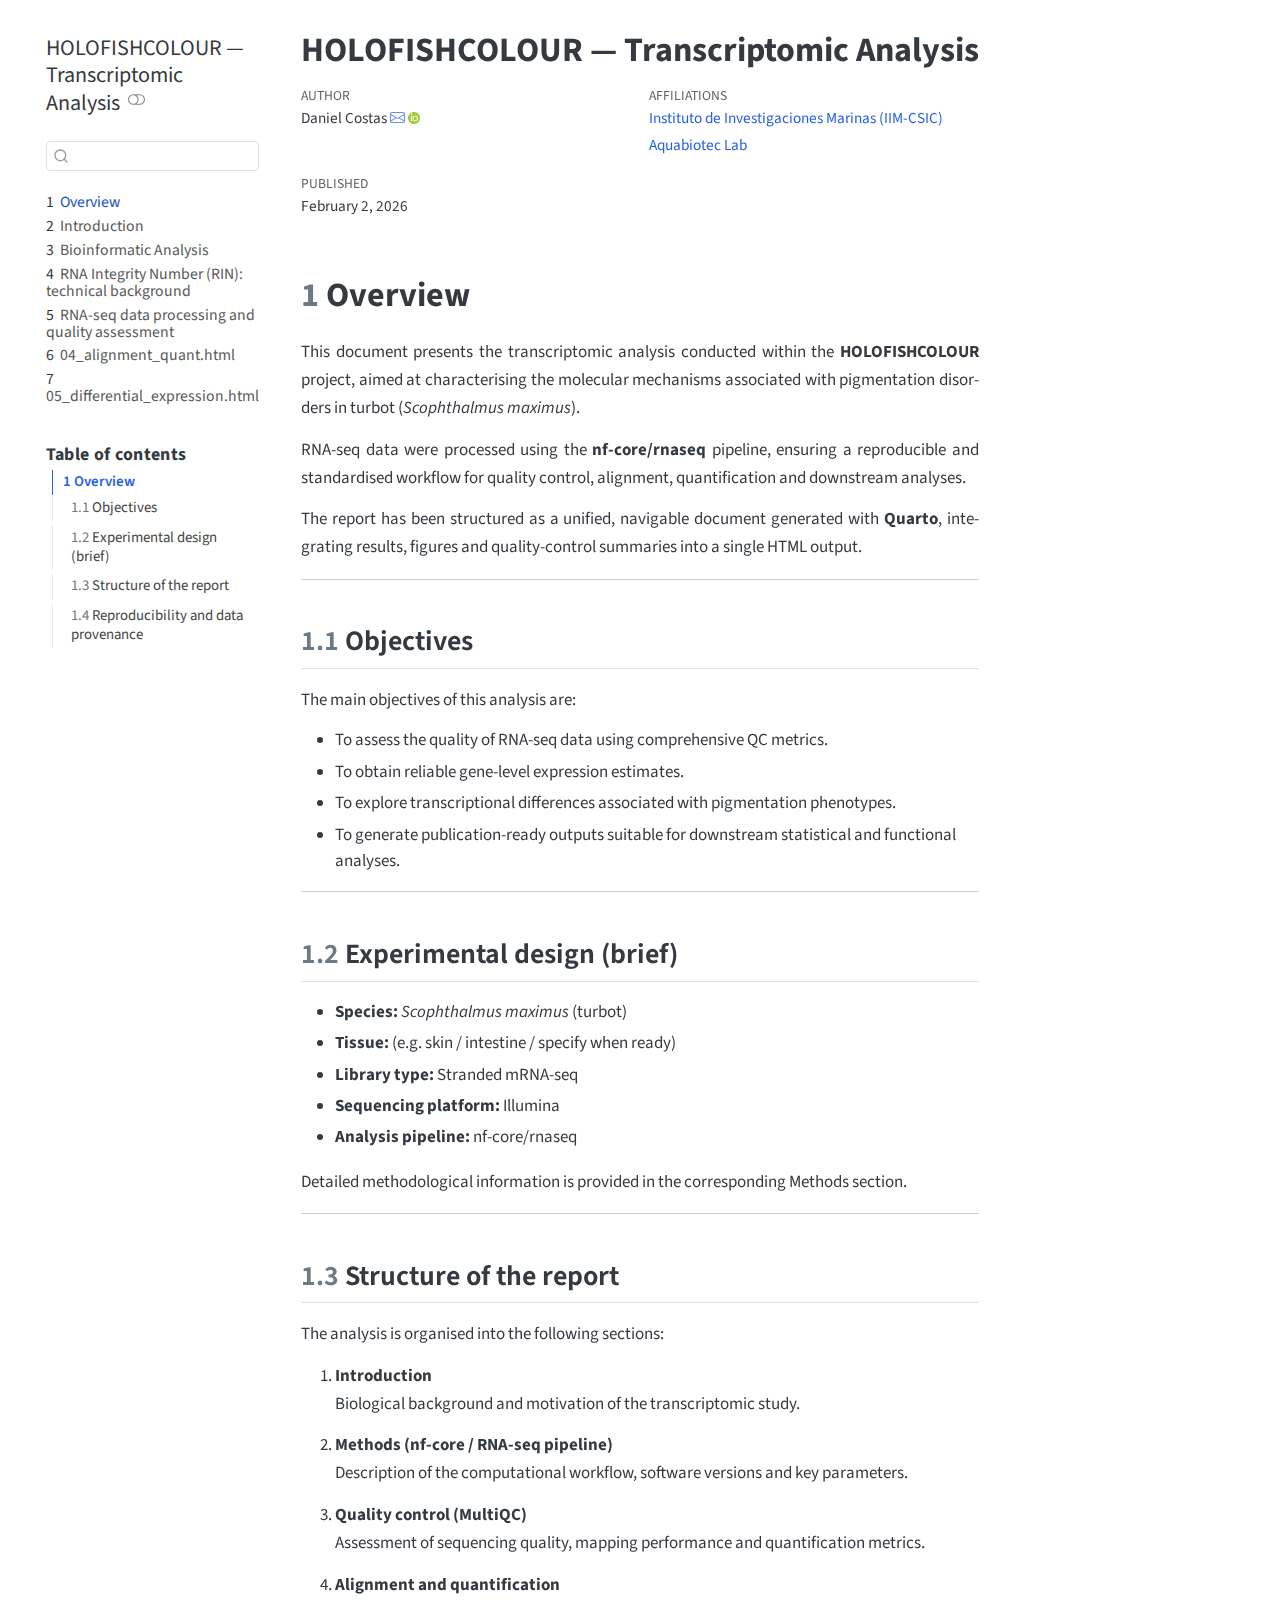
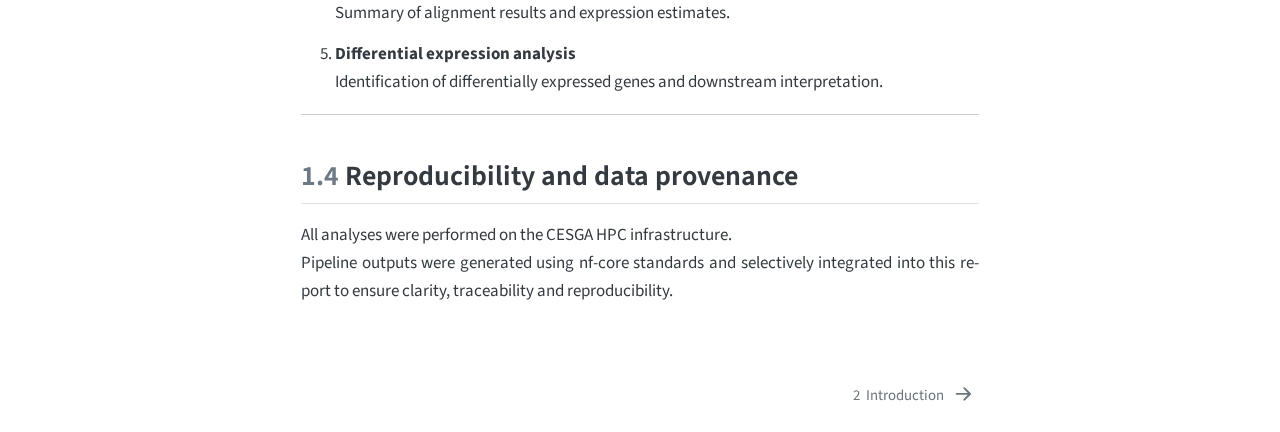
<file: Transcriptomics/_book/index.html>
<!DOCTYPE html>
<html xmlns="http://www.w3.org/1999/xhtml" lang="en" xml:lang="en"><head>

<meta charset="utf-8">
<meta name="generator" content="quarto-1.8.26">

<meta name="viewport" content="width=device-width, initial-scale=1.0, user-scalable=yes">

<meta name="author" content="Daniel Costas">
<meta name="dcterms.date" content="2026-02-02">

<title>HOLOFISHCOLOUR — Transcriptomic Analysis</title>
<style>
code{white-space: pre-wrap;}
span.smallcaps{font-variant: small-caps;}
div.columns{display: flex; gap: min(4vw, 1.5em);}
div.column{flex: auto; overflow-x: auto;}
div.hanging-indent{margin-left: 1.5em; text-indent: -1.5em;}
ul.task-list{list-style: none;}
ul.task-list li input[type="checkbox"] {
  width: 0.8em;
  margin: 0 0.8em 0.2em -1em; /* quarto-specific, see https://github.com/quarto-dev/quarto-cli/issues/4556 */ 
  vertical-align: middle;
}
</style>


<script src="site_libs/quarto-nav/quarto-nav.js"></script>
<script src="site_libs/quarto-nav/headroom.min.js"></script>
<script src="site_libs/clipboard/clipboard.min.js"></script>
<script src="site_libs/quarto-search/autocomplete.umd.js"></script>
<script src="site_libs/quarto-search/fuse.min.js"></script>
<script src="site_libs/quarto-search/quarto-search.js"></script>
<meta name="quarto:offset" content="./">
<link href="./chapters/01_intro.html" rel="next">
<script src="site_libs/quarto-html/quarto.js" type="module"></script>
<script src="site_libs/quarto-html/tabsets/tabsets.js" type="module"></script>
<script src="site_libs/quarto-html/axe/axe-check.js" type="module"></script>
<script src="site_libs/quarto-html/popper.min.js"></script>
<script src="site_libs/quarto-html/tippy.umd.min.js"></script>
<script src="site_libs/quarto-html/anchor.min.js"></script>
<link href="site_libs/quarto-html/tippy.css" rel="stylesheet">
<link href="site_libs/quarto-html/quarto-syntax-highlighting-587c61ba64f3a5504c4d52d930310e48.css" rel="stylesheet" class="quarto-color-scheme" id="quarto-text-highlighting-styles">
<link href="site_libs/quarto-html/quarto-syntax-highlighting-dark-b758ccaa5987ceb1b75504551e579abf.css" rel="stylesheet" class="quarto-color-scheme quarto-color-alternate" id="quarto-text-highlighting-styles">
<link href="site_libs/quarto-html/quarto-syntax-highlighting-587c61ba64f3a5504c4d52d930310e48.css" rel="stylesheet" class="quarto-color-scheme-extra" id="quarto-text-highlighting-styles">
<script src="site_libs/bootstrap/bootstrap.min.js"></script>
<link href="site_libs/bootstrap/bootstrap-icons.css" rel="stylesheet">
<link href="site_libs/bootstrap/bootstrap-0dd2bd5de344125cf763a379ddc3eb04.min.css" rel="stylesheet" append-hash="true" class="quarto-color-scheme" id="quarto-bootstrap" data-mode="light">
<link href="site_libs/bootstrap/bootstrap-dark-7e34ecb6a0e7991f0346b0751d4a7c3f.min.css" rel="stylesheet" append-hash="true" class="quarto-color-scheme quarto-color-alternate" id="quarto-bootstrap" data-mode="dark">
<link href="site_libs/bootstrap/bootstrap-0dd2bd5de344125cf763a379ddc3eb04.min.css" rel="stylesheet" append-hash="true" class="quarto-color-scheme-extra" id="quarto-bootstrap" data-mode="light">
<script id="quarto-search-options" type="application/json">{
  "location": "sidebar",
  "copy-button": false,
  "collapse-after": 3,
  "panel-placement": "start",
  "type": "textbox",
  "limit": 50,
  "keyboard-shortcut": [
    "f",
    "/",
    "s"
  ],
  "show-item-context": false,
  "language": {
    "search-no-results-text": "No results",
    "search-matching-documents-text": "matching documents",
    "search-copy-link-title": "Copy link to search",
    "search-hide-matches-text": "Hide additional matches",
    "search-more-match-text": "more match in this document",
    "search-more-matches-text": "more matches in this document",
    "search-clear-button-title": "Clear",
    "search-text-placeholder": "",
    "search-detached-cancel-button-title": "Cancel",
    "search-submit-button-title": "Submit",
    "search-label": "Search"
  }
}</script>


<link rel="stylesheet" href="styles.css">
</head>

<body class="nav-sidebar floating quarto-light"><script id="quarto-html-before-body" type="application/javascript">
    const toggleBodyColorMode = (bsSheetEl) => {
      const mode = bsSheetEl.getAttribute("data-mode");
      const bodyEl = window.document.querySelector("body");
      if (mode === "dark") {
        bodyEl.classList.add("quarto-dark");
        bodyEl.classList.remove("quarto-light");
      } else {
        bodyEl.classList.add("quarto-light");
        bodyEl.classList.remove("quarto-dark");
      }
    }
    const toggleBodyColorPrimary = () => {
      const bsSheetEl = window.document.querySelector("link#quarto-bootstrap:not([rel=disabled-stylesheet])");
      if (bsSheetEl) {
        toggleBodyColorMode(bsSheetEl);
      }
    }
    const setColorSchemeToggle = (alternate) => {
      const toggles = window.document.querySelectorAll('.quarto-color-scheme-toggle');
      for (let i=0; i < toggles.length; i++) {
        const toggle = toggles[i];
        if (toggle) {
          if (alternate) {
            toggle.classList.add("alternate");
          } else {
            toggle.classList.remove("alternate");
          }
        }
      }
    };
    const toggleColorMode = (alternate) => {
      // Switch the stylesheets
      const primaryStylesheets = window.document.querySelectorAll('link.quarto-color-scheme:not(.quarto-color-alternate)');
      const alternateStylesheets = window.document.querySelectorAll('link.quarto-color-scheme.quarto-color-alternate');
      manageTransitions('#quarto-margin-sidebar .nav-link', false);
      if (alternate) {
        // note: dark is layered on light, we don't disable primary!
        enableStylesheet(alternateStylesheets);
        for (const sheetNode of alternateStylesheets) {
          if (sheetNode.id === "quarto-bootstrap") {
            toggleBodyColorMode(sheetNode);
          }
        }
      } else {
        disableStylesheet(alternateStylesheets);
        enableStylesheet(primaryStylesheets)
        toggleBodyColorPrimary();
      }
      manageTransitions('#quarto-margin-sidebar .nav-link', true);
      // Switch the toggles
      setColorSchemeToggle(alternate)
      // Hack to workaround the fact that safari doesn't
      // properly recolor the scrollbar when toggling (#1455)
      if (navigator.userAgent.indexOf('Safari') > 0 && navigator.userAgent.indexOf('Chrome') == -1) {
        manageTransitions("body", false);
        window.scrollTo(0, 1);
        setTimeout(() => {
          window.scrollTo(0, 0);
          manageTransitions("body", true);
        }, 40);
      }
    }
    const disableStylesheet = (stylesheets) => {
      for (let i=0; i < stylesheets.length; i++) {
        const stylesheet = stylesheets[i];
        stylesheet.rel = 'disabled-stylesheet';
      }
    }
    const enableStylesheet = (stylesheets) => {
      for (let i=0; i < stylesheets.length; i++) {
        const stylesheet = stylesheets[i];
        if(stylesheet.rel !== 'stylesheet') { // for Chrome, which will still FOUC without this check
          stylesheet.rel = 'stylesheet';
        }
      }
    }
    const manageTransitions = (selector, allowTransitions) => {
      const els = window.document.querySelectorAll(selector);
      for (let i=0; i < els.length; i++) {
        const el = els[i];
        if (allowTransitions) {
          el.classList.remove('notransition');
        } else {
          el.classList.add('notransition');
        }
      }
    }
    const isFileUrl = () => {
      return window.location.protocol === 'file:';
    }
    const hasAlternateSentinel = () => {
      let styleSentinel = getColorSchemeSentinel();
      if (styleSentinel !== null) {
        return styleSentinel === "alternate";
      } else {
        return false;
      }
    }
    const setStyleSentinel = (alternate) => {
      const value = alternate ? "alternate" : "default";
      if (!isFileUrl()) {
        window.localStorage.setItem("quarto-color-scheme", value);
      } else {
        localAlternateSentinel = value;
      }
    }
    const getColorSchemeSentinel = () => {
      if (!isFileUrl()) {
        const storageValue = window.localStorage.getItem("quarto-color-scheme");
        return storageValue != null ? storageValue : localAlternateSentinel;
      } else {
        return localAlternateSentinel;
      }
    }
    const toggleGiscusIfUsed = (isAlternate, darkModeDefault) => {
      const baseTheme = document.querySelector('#giscus-base-theme')?.value ?? 'light';
      const alternateTheme = document.querySelector('#giscus-alt-theme')?.value ?? 'dark';
      let newTheme = '';
      if(authorPrefersDark) {
        newTheme = isAlternate ? baseTheme : alternateTheme;
      } else {
        newTheme = isAlternate ? alternateTheme : baseTheme;
      }
      const changeGiscusTheme = () => {
        // From: https://github.com/giscus/giscus/issues/336
        const sendMessage = (message) => {
          const iframe = document.querySelector('iframe.giscus-frame');
          if (!iframe) return;
          iframe.contentWindow.postMessage({ giscus: message }, 'https://giscus.app');
        }
        sendMessage({
          setConfig: {
            theme: newTheme
          }
        });
      }
      const isGiscussLoaded = window.document.querySelector('iframe.giscus-frame') !== null;
      if (isGiscussLoaded) {
        changeGiscusTheme();
      }
    };
    const authorPrefersDark = false;
    const darkModeDefault = authorPrefersDark;
      document.querySelector('link#quarto-text-highlighting-styles.quarto-color-scheme-extra').rel = 'disabled-stylesheet';
      document.querySelector('link#quarto-bootstrap.quarto-color-scheme-extra').rel = 'disabled-stylesheet';
    let localAlternateSentinel = darkModeDefault ? 'alternate' : 'default';
    // Dark / light mode switch
    window.quartoToggleColorScheme = () => {
      // Read the current dark / light value
      let toAlternate = !hasAlternateSentinel();
      toggleColorMode(toAlternate);
      setStyleSentinel(toAlternate);
      toggleGiscusIfUsed(toAlternate, darkModeDefault);
      window.dispatchEvent(new Event('resize'));
    };
    // Switch to dark mode if need be
    if (hasAlternateSentinel()) {
      toggleColorMode(true);
    } else {
      toggleColorMode(false);
    }
  </script>

<div id="quarto-search-results"></div>
  <header id="quarto-header" class="headroom fixed-top">
  <nav class="quarto-secondary-nav">
    <div class="container-fluid d-flex">
      <button type="button" class="quarto-btn-toggle btn" data-bs-toggle="collapse" role="button" data-bs-target=".quarto-sidebar-collapse-item" aria-controls="quarto-sidebar" aria-expanded="false" aria-label="Toggle sidebar navigation" onclick="if (window.quartoToggleHeadroom) { window.quartoToggleHeadroom(); }">
        <i class="bi bi-layout-text-sidebar-reverse"></i>
      </button>
        <nav class="quarto-page-breadcrumbs" aria-label="breadcrumb"><ol class="breadcrumb"><li class="breadcrumb-item"><a href="./index.html"><span class="chapter-number">1</span>&nbsp; <span class="chapter-title">Overview</span></a></li></ol></nav>
        <a class="flex-grow-1" role="navigation" data-bs-toggle="collapse" data-bs-target=".quarto-sidebar-collapse-item" aria-controls="quarto-sidebar" aria-expanded="false" aria-label="Toggle sidebar navigation" onclick="if (window.quartoToggleHeadroom) { window.quartoToggleHeadroom(); }">      
        </a>
      <button type="button" class="btn quarto-search-button" aria-label="Search" onclick="window.quartoOpenSearch();">
        <i class="bi bi-search"></i>
      </button>
    </div>
  </nav>
</header>
<!-- content -->
<div id="quarto-content" class="quarto-container page-columns page-rows-contents page-layout-article">
<!-- sidebar -->
  <nav id="quarto-sidebar" class="sidebar collapse collapse-horizontal quarto-sidebar-collapse-item sidebar-navigation floating overflow-auto">
    <div class="pt-lg-2 mt-2 text-left sidebar-header">
    <div class="sidebar-title mb-0 py-0">
      <a href="./">HOLOFISHCOLOUR — Transcriptomic Analysis</a> 
        <div class="sidebar-tools-main">
  <a href="" class="quarto-color-scheme-toggle quarto-navigation-tool  px-1" onclick="window.quartoToggleColorScheme(); return false;" title="Toggle dark mode"><i class="bi"></i></a>
</div>
    </div>
      </div>
        <div class="mt-2 flex-shrink-0 align-items-center">
        <div class="sidebar-search">
        <div id="quarto-search" class="" title="Search"></div>
        </div>
        </div>
    <div class="sidebar-menu-container"> 
    <ul class="list-unstyled mt-1">
        <li class="sidebar-item">
  <div class="sidebar-item-container"> 
  <a href="./index.html" class="sidebar-item-text sidebar-link active">
 <span class="menu-text"><span class="chapter-number">1</span>&nbsp; <span class="chapter-title">Overview</span></span></a>
  </div>
</li>
        <li class="sidebar-item">
  <div class="sidebar-item-container"> 
  <a href="./chapters/01_intro.html" class="sidebar-item-text sidebar-link">
 <span class="menu-text"><span class="chapter-number">2</span>&nbsp; <span class="chapter-title">Introduction</span></span></a>
  </div>
</li>
        <li class="sidebar-item">
  <div class="sidebar-item-container"> 
  <a href="./chapters/02_methods_nfcore.html" class="sidebar-item-text sidebar-link">
 <span class="menu-text"><span class="chapter-number">3</span>&nbsp; <span class="chapter-title">Bioinformatic Analysis</span></span></a>
  </div>
</li>
        <li class="sidebar-item">
  <div class="sidebar-item-container"> 
  <a href="./chapters/03_results.html" class="sidebar-item-text sidebar-link">
 <span class="menu-text"><span class="chapter-number">4</span>&nbsp; <span class="chapter-title">RNA Integrity Number (RIN): technical background</span></span></a>
  </div>
</li>
        <li class="sidebar-item">
  <div class="sidebar-item-container"> 
  <a href="./chapters/03_qc_multiqc.html" class="sidebar-item-text sidebar-link">
 <span class="menu-text"><span class="chapter-number">5</span>&nbsp; <span class="chapter-title">RNA-seq data processing and quality assessment</span></span></a>
  </div>
</li>
        <li class="sidebar-item">
  <div class="sidebar-item-container"> 
  <a href="./chapters/04_alignment_quant.html" class="sidebar-item-text sidebar-link">
 <span class="menu-text"><span class="chapter-number">6</span>&nbsp; <span class="chapter-title">04_alignment_quant.html</span></span></a>
  </div>
</li>
        <li class="sidebar-item">
  <div class="sidebar-item-container"> 
  <a href="./chapters/05_differential_expression.html" class="sidebar-item-text sidebar-link">
 <span class="menu-text"><span class="chapter-number">7</span>&nbsp; <span class="chapter-title">05_differential_expression.html</span></span></a>
  </div>
</li>
    </ul>
    </div>
    <nav id="TOC" role="doc-toc" class="toc-active">
    <h2 id="toc-title">Table of contents</h2>
   
  <ul>
  <li><a href="#overview" id="toc-overview" class="nav-link active" data-scroll-target="#overview"><span class="header-section-number">1</span> Overview</a>
  <ul class="collapse">
  <li><a href="#objectives" id="toc-objectives" class="nav-link" data-scroll-target="#objectives"><span class="header-section-number">1.1</span> Objectives</a></li>
  <li><a href="#experimental-design-brief" id="toc-experimental-design-brief" class="nav-link" data-scroll-target="#experimental-design-brief"><span class="header-section-number">1.2</span> Experimental design (brief)</a></li>
  <li><a href="#structure-of-the-report" id="toc-structure-of-the-report" class="nav-link" data-scroll-target="#structure-of-the-report"><span class="header-section-number">1.3</span> Structure of the report</a></li>
  <li><a href="#reproducibility-and-data-provenance" id="toc-reproducibility-and-data-provenance" class="nav-link" data-scroll-target="#reproducibility-and-data-provenance"><span class="header-section-number">1.4</span> Reproducibility and data provenance</a></li>
  </ul></li>
  </ul>
</nav>
</nav>
<div id="quarto-sidebar-glass" class="quarto-sidebar-collapse-item" data-bs-toggle="collapse" data-bs-target=".quarto-sidebar-collapse-item"></div>
<!-- margin-sidebar -->
    <div id="quarto-margin-sidebar" class="sidebar margin-sidebar zindex-bottom">
    </div>
<!-- main -->
<main class="content" id="quarto-document-content">


<header id="title-block-header" class="quarto-title-block default">
<div class="quarto-title">
<h1 class="title">HOLOFISHCOLOUR — Transcriptomic Analysis</h1>
</div>


<div class="quarto-title-meta-author">
  <div class="quarto-title-meta-heading">Author</div>
  <div class="quarto-title-meta-heading">Affiliations</div>
  
    <div class="quarto-title-meta-contents">
    <p class="author">Daniel Costas <a href="mailto:dcostas@iim.csic.es" class="quarto-title-author-email"><i class="bi bi-envelope"></i></a> <a href="https://orcid.org/0000-0003-4384-8469" class="quarto-title-author-orcid"> <img src="[data-uri]"></a></p>
  </div>
  <div class="quarto-title-meta-contents">
        <p class="affiliation">
            <a href="www.iim.csic.es">
            Instituto de Investigaciones Marinas (IIM-CSIC)
            </a>
          </p>
        <p class="affiliation">
            <a href="https://acuabiotec.csic.es">
            Aquabiotec Lab
            </a>
          </p>
      </div>
  </div>

<div class="quarto-title-meta">

      
    <div>
    <div class="quarto-title-meta-heading">Published</div>
    <div class="quarto-title-meta-contents">
      <p class="date">February 2, 2026</p>
    </div>
  </div>
  
    
  </div>
  


</header>


<section id="overview" class="level1" data-number="1">
<h1 data-number="1"><span class="header-section-number">1</span> Overview</h1>
<p>This document presents the transcriptomic analysis conducted within the <strong>HOLOFISHCOLOUR</strong> project, aimed at characterising the molecular mechanisms associated with pigmentation disorders in turbot (<em>Scophthalmus maximus</em>).</p>
<p>RNA-seq data were processed using the <strong>nf-core/rnaseq</strong> pipeline, ensuring a reproducible and standardised workflow for quality control, alignment, quantification and downstream analyses.</p>
<p>The report has been structured as a unified, navigable document generated with <strong>Quarto</strong>, integrating results, figures and quality-control summaries into a single HTML output.</p>
<hr>
<section id="objectives" class="level2" data-number="1.1">
<h2 data-number="1.1" class="anchored" data-anchor-id="objectives"><span class="header-section-number">1.1</span> Objectives</h2>
<p>The main objectives of this analysis are:</p>
<ul>
<li>To assess the quality of RNA-seq data using comprehensive QC metrics.</li>
<li>To obtain reliable gene-level expression estimates.</li>
<li>To explore transcriptional differences associated with pigmentation phenotypes.</li>
<li>To generate publication-ready outputs suitable for downstream statistical and functional analyses.</li>
</ul>
<hr>
</section>
<section id="experimental-design-brief" class="level2" data-number="1.2">
<h2 data-number="1.2" class="anchored" data-anchor-id="experimental-design-brief"><span class="header-section-number">1.2</span> Experimental design (brief)</h2>
<ul>
<li><strong>Species:</strong> <em>Scophthalmus maximus</em> (turbot)<br>
</li>
<li><strong>Tissue:</strong> (e.g.&nbsp;skin / intestine / specify when ready)<br>
</li>
<li><strong>Library type:</strong> Stranded mRNA-seq<br>
</li>
<li><strong>Sequencing platform:</strong> Illumina<br>
</li>
<li><strong>Analysis pipeline:</strong> nf-core/rnaseq</li>
</ul>
<p>Detailed methodological information is provided in the corresponding Methods section.</p>
<hr>
</section>
<section id="structure-of-the-report" class="level2" data-number="1.3">
<h2 data-number="1.3" class="anchored" data-anchor-id="structure-of-the-report"><span class="header-section-number">1.3</span> Structure of the report</h2>
<p>The analysis is organised into the following sections:</p>
<ol type="1">
<li><p><strong>Introduction</strong><br>
Biological background and motivation of the transcriptomic study.</p></li>
<li><p><strong>Methods (nf-core / RNA-seq pipeline)</strong><br>
Description of the computational workflow, software versions and key parameters.</p></li>
<li><p><strong>Quality control (MultiQC)</strong><br>
Assessment of sequencing quality, mapping performance and quantification metrics.</p></li>
<li><p><strong>Alignment and quantification</strong><br>
Summary of alignment results and expression estimates.</p></li>
<li><p><strong>Differential expression analysis</strong><br>
Identification of differentially expressed genes and downstream interpretation.</p></li>
</ol>
<hr>
</section>
<section id="reproducibility-and-data-provenance" class="level2" data-number="1.4">
<h2 data-number="1.4" class="anchored" data-anchor-id="reproducibility-and-data-provenance"><span class="header-section-number">1.4</span> Reproducibility and data provenance</h2>
<p>All analyses were performed on the CESGA HPC infrastructure.<br>
Pipeline outputs were generated using nf-core standards and selectively integrated into this report to ensure clarity, traceability and reproducibility.</p>
<!-- trigger pages -->


</section>
</section>

</main> <!-- /main -->
<script id="quarto-html-after-body" type="application/javascript">
  window.document.addEventListener("DOMContentLoaded", function (event) {
    // Ensure there is a toggle, if there isn't float one in the top right
    if (window.document.querySelector('.quarto-color-scheme-toggle') === null) {
      const a = window.document.createElement('a');
      a.classList.add('top-right');
      a.classList.add('quarto-color-scheme-toggle');
      a.href = "";
      a.onclick = function() { try { window.quartoToggleColorScheme(); } catch {} return false; };
      const i = window.document.createElement("i");
      i.classList.add('bi');
      a.appendChild(i);
      window.document.body.appendChild(a);
    }
    setColorSchemeToggle(hasAlternateSentinel())
    const icon = "";
    const anchorJS = new window.AnchorJS();
    anchorJS.options = {
      placement: 'right',
      icon: icon
    };
    anchorJS.add('.anchored');
    const isCodeAnnotation = (el) => {
      for (const clz of el.classList) {
        if (clz.startsWith('code-annotation-')) {                     
          return true;
        }
      }
      return false;
    }
    const onCopySuccess = function(e) {
      // button target
      const button = e.trigger;
      // don't keep focus
      button.blur();
      // flash "checked"
      button.classList.add('code-copy-button-checked');
      var currentTitle = button.getAttribute("title");
      button.setAttribute("title", "Copied!");
      let tooltip;
      if (window.bootstrap) {
        button.setAttribute("data-bs-toggle", "tooltip");
        button.setAttribute("data-bs-placement", "left");
        button.setAttribute("data-bs-title", "Copied!");
        tooltip = new bootstrap.Tooltip(button, 
          { trigger: "manual", 
            customClass: "code-copy-button-tooltip",
            offset: [0, -8]});
        tooltip.show();    
      }
      setTimeout(function() {
        if (tooltip) {
          tooltip.hide();
          button.removeAttribute("data-bs-title");
          button.removeAttribute("data-bs-toggle");
          button.removeAttribute("data-bs-placement");
        }
        button.setAttribute("title", currentTitle);
        button.classList.remove('code-copy-button-checked');
      }, 1000);
      // clear code selection
      e.clearSelection();
    }
    const getTextToCopy = function(trigger) {
      const outerScaffold = trigger.parentElement.cloneNode(true);
      const codeEl = outerScaffold.querySelector('code');
      for (const childEl of codeEl.children) {
        if (isCodeAnnotation(childEl)) {
          childEl.remove();
        }
      }
      return codeEl.innerText;
    }
    const clipboard = new window.ClipboardJS('.code-copy-button:not([data-in-quarto-modal])', {
      text: getTextToCopy
    });
    clipboard.on('success', onCopySuccess);
    if (window.document.getElementById('quarto-embedded-source-code-modal')) {
      const clipboardModal = new window.ClipboardJS('.code-copy-button[data-in-quarto-modal]', {
        text: getTextToCopy,
        container: window.document.getElementById('quarto-embedded-source-code-modal')
      });
      clipboardModal.on('success', onCopySuccess);
    }
      var localhostRegex = new RegExp(/^(?:http|https):\/\/localhost\:?[0-9]*\//);
      var mailtoRegex = new RegExp(/^mailto:/);
        var filterRegex = new RegExp('/' + window.location.host + '/');
      var isInternal = (href) => {
          return filterRegex.test(href) || localhostRegex.test(href) || mailtoRegex.test(href);
      }
      // Inspect non-navigation links and adorn them if external
     var links = window.document.querySelectorAll('a[href]:not(.nav-link):not(.navbar-brand):not(.toc-action):not(.sidebar-link):not(.sidebar-item-toggle):not(.pagination-link):not(.no-external):not([aria-hidden]):not(.dropdown-item):not(.quarto-navigation-tool):not(.about-link)');
      for (var i=0; i<links.length; i++) {
        const link = links[i];
        if (!isInternal(link.href)) {
          // undo the damage that might have been done by quarto-nav.js in the case of
          // links that we want to consider external
          if (link.dataset.originalHref !== undefined) {
            link.href = link.dataset.originalHref;
          }
        }
      }
    function tippyHover(el, contentFn, onTriggerFn, onUntriggerFn) {
      const config = {
        allowHTML: true,
        maxWidth: 500,
        delay: 100,
        arrow: false,
        appendTo: function(el) {
            return el.parentElement;
        },
        interactive: true,
        interactiveBorder: 10,
        theme: 'quarto',
        placement: 'bottom-start',
      };
      if (contentFn) {
        config.content = contentFn;
      }
      if (onTriggerFn) {
        config.onTrigger = onTriggerFn;
      }
      if (onUntriggerFn) {
        config.onUntrigger = onUntriggerFn;
      }
      window.tippy(el, config); 
    }
    const noterefs = window.document.querySelectorAll('a[role="doc-noteref"]');
    for (var i=0; i<noterefs.length; i++) {
      const ref = noterefs[i];
      tippyHover(ref, function() {
        // use id or data attribute instead here
        let href = ref.getAttribute('data-footnote-href') || ref.getAttribute('href');
        try { href = new URL(href).hash; } catch {}
        const id = href.replace(/^#\/?/, "");
        const note = window.document.getElementById(id);
        if (note) {
          return note.innerHTML;
        } else {
          return "";
        }
      });
    }
    const xrefs = window.document.querySelectorAll('a.quarto-xref');
    const processXRef = (id, note) => {
      // Strip column container classes
      const stripColumnClz = (el) => {
        el.classList.remove("page-full", "page-columns");
        if (el.children) {
          for (const child of el.children) {
            stripColumnClz(child);
          }
        }
      }
      stripColumnClz(note)
      if (id === null || id.startsWith('sec-')) {
        // Special case sections, only their first couple elements
        const container = document.createElement("div");
        if (note.children && note.children.length > 2) {
          container.appendChild(note.children[0].cloneNode(true));
          for (let i = 1; i < note.children.length; i++) {
            const child = note.children[i];
            if (child.tagName === "P" && child.innerText === "") {
              continue;
            } else {
              container.appendChild(child.cloneNode(true));
              break;
            }
          }
          if (window.Quarto?.typesetMath) {
            window.Quarto.typesetMath(container);
          }
          return container.innerHTML
        } else {
          if (window.Quarto?.typesetMath) {
            window.Quarto.typesetMath(note);
          }
          return note.innerHTML;
        }
      } else {
        // Remove any anchor links if they are present
        const anchorLink = note.querySelector('a.anchorjs-link');
        if (anchorLink) {
          anchorLink.remove();
        }
        if (window.Quarto?.typesetMath) {
          window.Quarto.typesetMath(note);
        }
        if (note.classList.contains("callout")) {
          return note.outerHTML;
        } else {
          return note.innerHTML;
        }
      }
    }
    for (var i=0; i<xrefs.length; i++) {
      const xref = xrefs[i];
      tippyHover(xref, undefined, function(instance) {
        instance.disable();
        let url = xref.getAttribute('href');
        let hash = undefined; 
        if (url.startsWith('#')) {
          hash = url;
        } else {
          try { hash = new URL(url).hash; } catch {}
        }
        if (hash) {
          const id = hash.replace(/^#\/?/, "");
          const note = window.document.getElementById(id);
          if (note !== null) {
            try {
              const html = processXRef(id, note.cloneNode(true));
              instance.setContent(html);
            } finally {
              instance.enable();
              instance.show();
            }
          } else {
            // See if we can fetch this
            fetch(url.split('#')[0])
            .then(res => res.text())
            .then(html => {
              const parser = new DOMParser();
              const htmlDoc = parser.parseFromString(html, "text/html");
              const note = htmlDoc.getElementById(id);
              if (note !== null) {
                const html = processXRef(id, note);
                instance.setContent(html);
              } 
            }).finally(() => {
              instance.enable();
              instance.show();
            });
          }
        } else {
          // See if we can fetch a full url (with no hash to target)
          // This is a special case and we should probably do some content thinning / targeting
          fetch(url)
          .then(res => res.text())
          .then(html => {
            const parser = new DOMParser();
            const htmlDoc = parser.parseFromString(html, "text/html");
            const note = htmlDoc.querySelector('main.content');
            if (note !== null) {
              // This should only happen for chapter cross references
              // (since there is no id in the URL)
              // remove the first header
              if (note.children.length > 0 && note.children[0].tagName === "HEADER") {
                note.children[0].remove();
              }
              const html = processXRef(null, note);
              instance.setContent(html);
            } 
          }).finally(() => {
            instance.enable();
            instance.show();
          });
        }
      }, function(instance) {
      });
    }
        let selectedAnnoteEl;
        const selectorForAnnotation = ( cell, annotation) => {
          let cellAttr = 'data-code-cell="' + cell + '"';
          let lineAttr = 'data-code-annotation="' +  annotation + '"';
          const selector = 'span[' + cellAttr + '][' + lineAttr + ']';
          return selector;
        }
        const selectCodeLines = (annoteEl) => {
          const doc = window.document;
          const targetCell = annoteEl.getAttribute("data-target-cell");
          const targetAnnotation = annoteEl.getAttribute("data-target-annotation");
          const annoteSpan = window.document.querySelector(selectorForAnnotation(targetCell, targetAnnotation));
          const lines = annoteSpan.getAttribute("data-code-lines").split(",");
          const lineIds = lines.map((line) => {
            return targetCell + "-" + line;
          })
          let top = null;
          let height = null;
          let parent = null;
          if (lineIds.length > 0) {
              //compute the position of the single el (top and bottom and make a div)
              const el = window.document.getElementById(lineIds[0]);
              top = el.offsetTop;
              height = el.offsetHeight;
              parent = el.parentElement.parentElement;
            if (lineIds.length > 1) {
              const lastEl = window.document.getElementById(lineIds[lineIds.length - 1]);
              const bottom = lastEl.offsetTop + lastEl.offsetHeight;
              height = bottom - top;
            }
            if (top !== null && height !== null && parent !== null) {
              // cook up a div (if necessary) and position it 
              let div = window.document.getElementById("code-annotation-line-highlight");
              if (div === null) {
                div = window.document.createElement("div");
                div.setAttribute("id", "code-annotation-line-highlight");
                div.style.position = 'absolute';
                parent.appendChild(div);
              }
              div.style.top = top - 2 + "px";
              div.style.height = height + 4 + "px";
              div.style.left = 0;
              let gutterDiv = window.document.getElementById("code-annotation-line-highlight-gutter");
              if (gutterDiv === null) {
                gutterDiv = window.document.createElement("div");
                gutterDiv.setAttribute("id", "code-annotation-line-highlight-gutter");
                gutterDiv.style.position = 'absolute';
                const codeCell = window.document.getElementById(targetCell);
                const gutter = codeCell.querySelector('.code-annotation-gutter');
                gutter.appendChild(gutterDiv);
              }
              gutterDiv.style.top = top - 2 + "px";
              gutterDiv.style.height = height + 4 + "px";
            }
            selectedAnnoteEl = annoteEl;
          }
        };
        const unselectCodeLines = () => {
          const elementsIds = ["code-annotation-line-highlight", "code-annotation-line-highlight-gutter"];
          elementsIds.forEach((elId) => {
            const div = window.document.getElementById(elId);
            if (div) {
              div.remove();
            }
          });
          selectedAnnoteEl = undefined;
        };
          // Handle positioning of the toggle
      window.addEventListener(
        "resize",
        throttle(() => {
          elRect = undefined;
          if (selectedAnnoteEl) {
            selectCodeLines(selectedAnnoteEl);
          }
        }, 10)
      );
      function throttle(fn, ms) {
      let throttle = false;
      let timer;
        return (...args) => {
          if(!throttle) { // first call gets through
              fn.apply(this, args);
              throttle = true;
          } else { // all the others get throttled
              if(timer) clearTimeout(timer); // cancel #2
              timer = setTimeout(() => {
                fn.apply(this, args);
                timer = throttle = false;
              }, ms);
          }
        };
      }
        // Attach click handler to the DT
        const annoteDls = window.document.querySelectorAll('dt[data-target-cell]');
        for (const annoteDlNode of annoteDls) {
          annoteDlNode.addEventListener('click', (event) => {
            const clickedEl = event.target;
            if (clickedEl !== selectedAnnoteEl) {
              unselectCodeLines();
              const activeEl = window.document.querySelector('dt[data-target-cell].code-annotation-active');
              if (activeEl) {
                activeEl.classList.remove('code-annotation-active');
              }
              selectCodeLines(clickedEl);
              clickedEl.classList.add('code-annotation-active');
            } else {
              // Unselect the line
              unselectCodeLines();
              clickedEl.classList.remove('code-annotation-active');
            }
          });
        }
    const findCites = (el) => {
      const parentEl = el.parentElement;
      if (parentEl) {
        const cites = parentEl.dataset.cites;
        if (cites) {
          return {
            el,
            cites: cites.split(' ')
          };
        } else {
          return findCites(el.parentElement)
        }
      } else {
        return undefined;
      }
    };
    var bibliorefs = window.document.querySelectorAll('a[role="doc-biblioref"]');
    for (var i=0; i<bibliorefs.length; i++) {
      const ref = bibliorefs[i];
      const citeInfo = findCites(ref);
      if (citeInfo) {
        tippyHover(citeInfo.el, function() {
          var popup = window.document.createElement('div');
          citeInfo.cites.forEach(function(cite) {
            var citeDiv = window.document.createElement('div');
            citeDiv.classList.add('hanging-indent');
            citeDiv.classList.add('csl-entry');
            var biblioDiv = window.document.getElementById('ref-' + cite);
            if (biblioDiv) {
              citeDiv.innerHTML = biblioDiv.innerHTML;
            }
            popup.appendChild(citeDiv);
          });
          return popup.innerHTML;
        });
      }
    }
  });
  </script>
<nav class="page-navigation">
  <div class="nav-page nav-page-previous">
  </div>
  <div class="nav-page nav-page-next">
      <a href="./chapters/01_intro.html" class="pagination-link" aria-label="Introduction">
        <span class="nav-page-text"><span class="chapter-number">2</span>&nbsp; <span class="chapter-title">Introduction</span></span> <i class="bi bi-arrow-right-short"></i>
      </a>
  </div>
</nav>
</div> <!-- /content -->




</body></html>
</file>
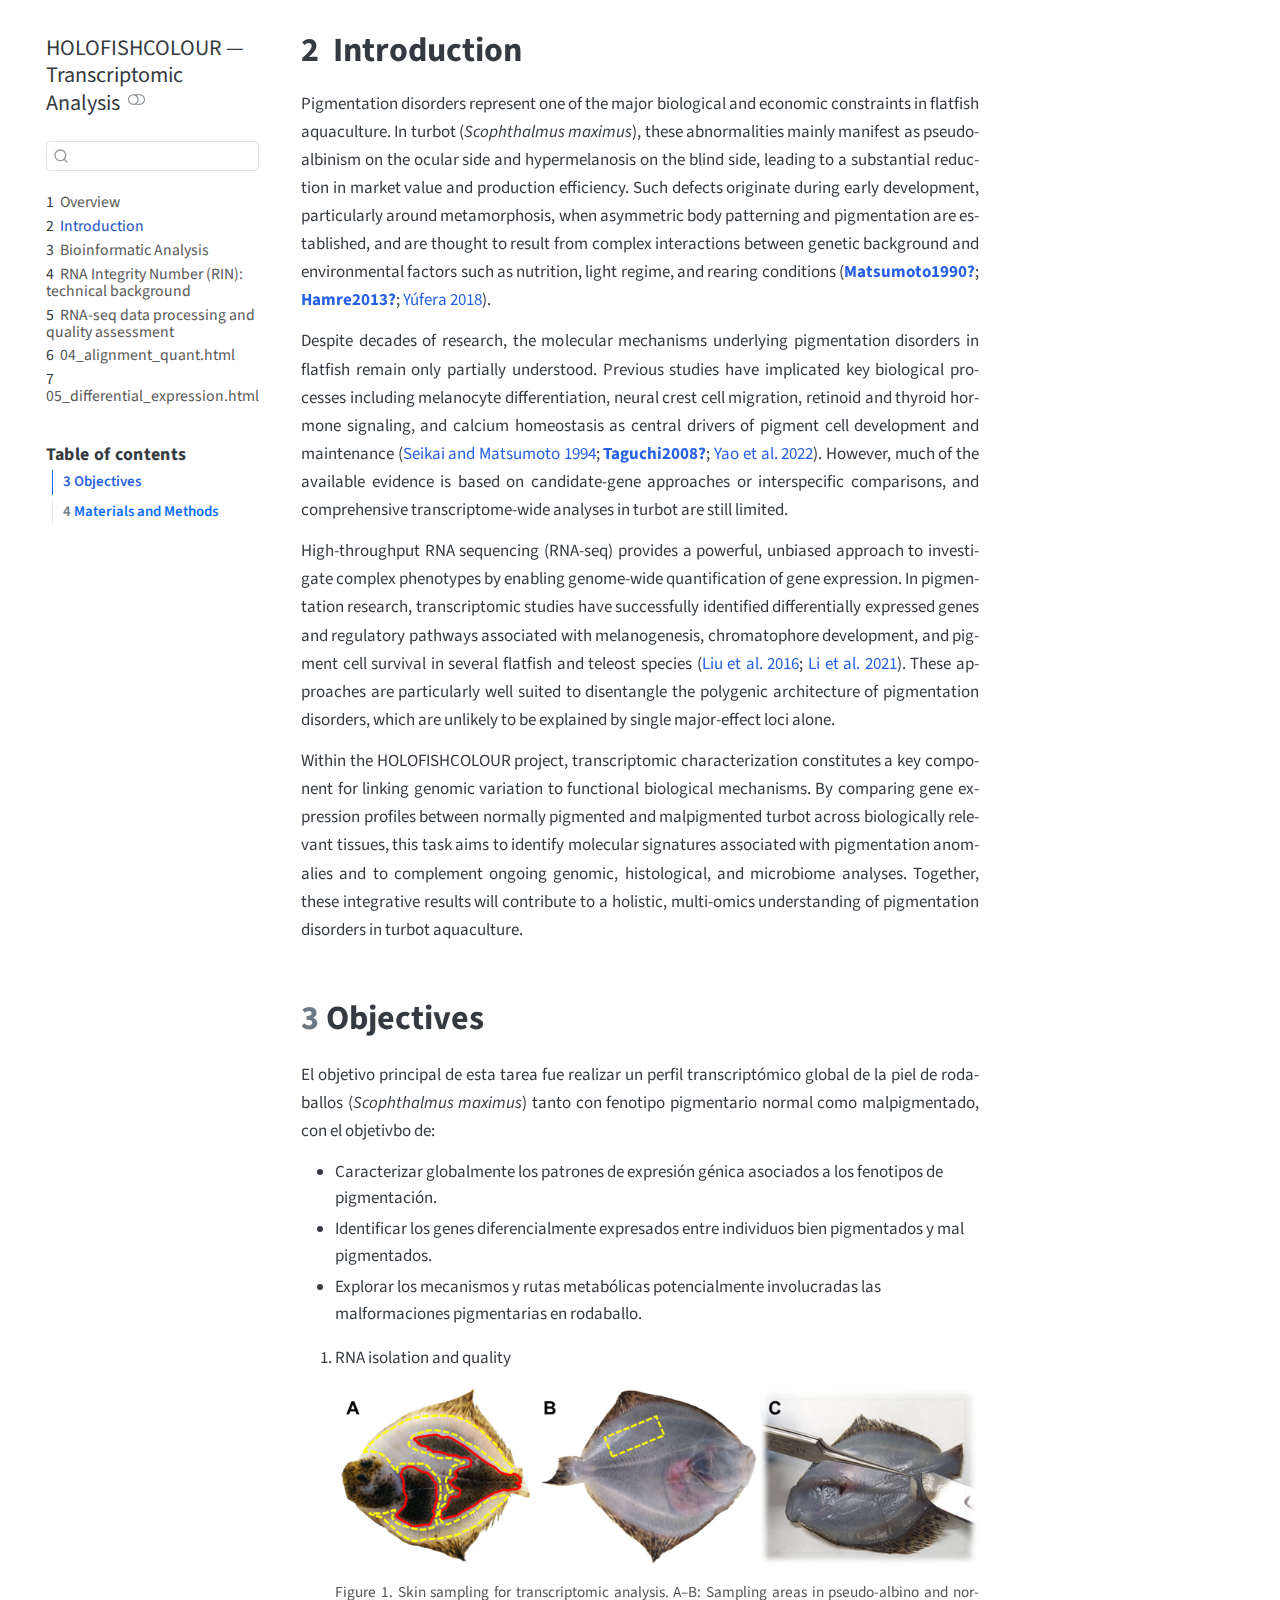
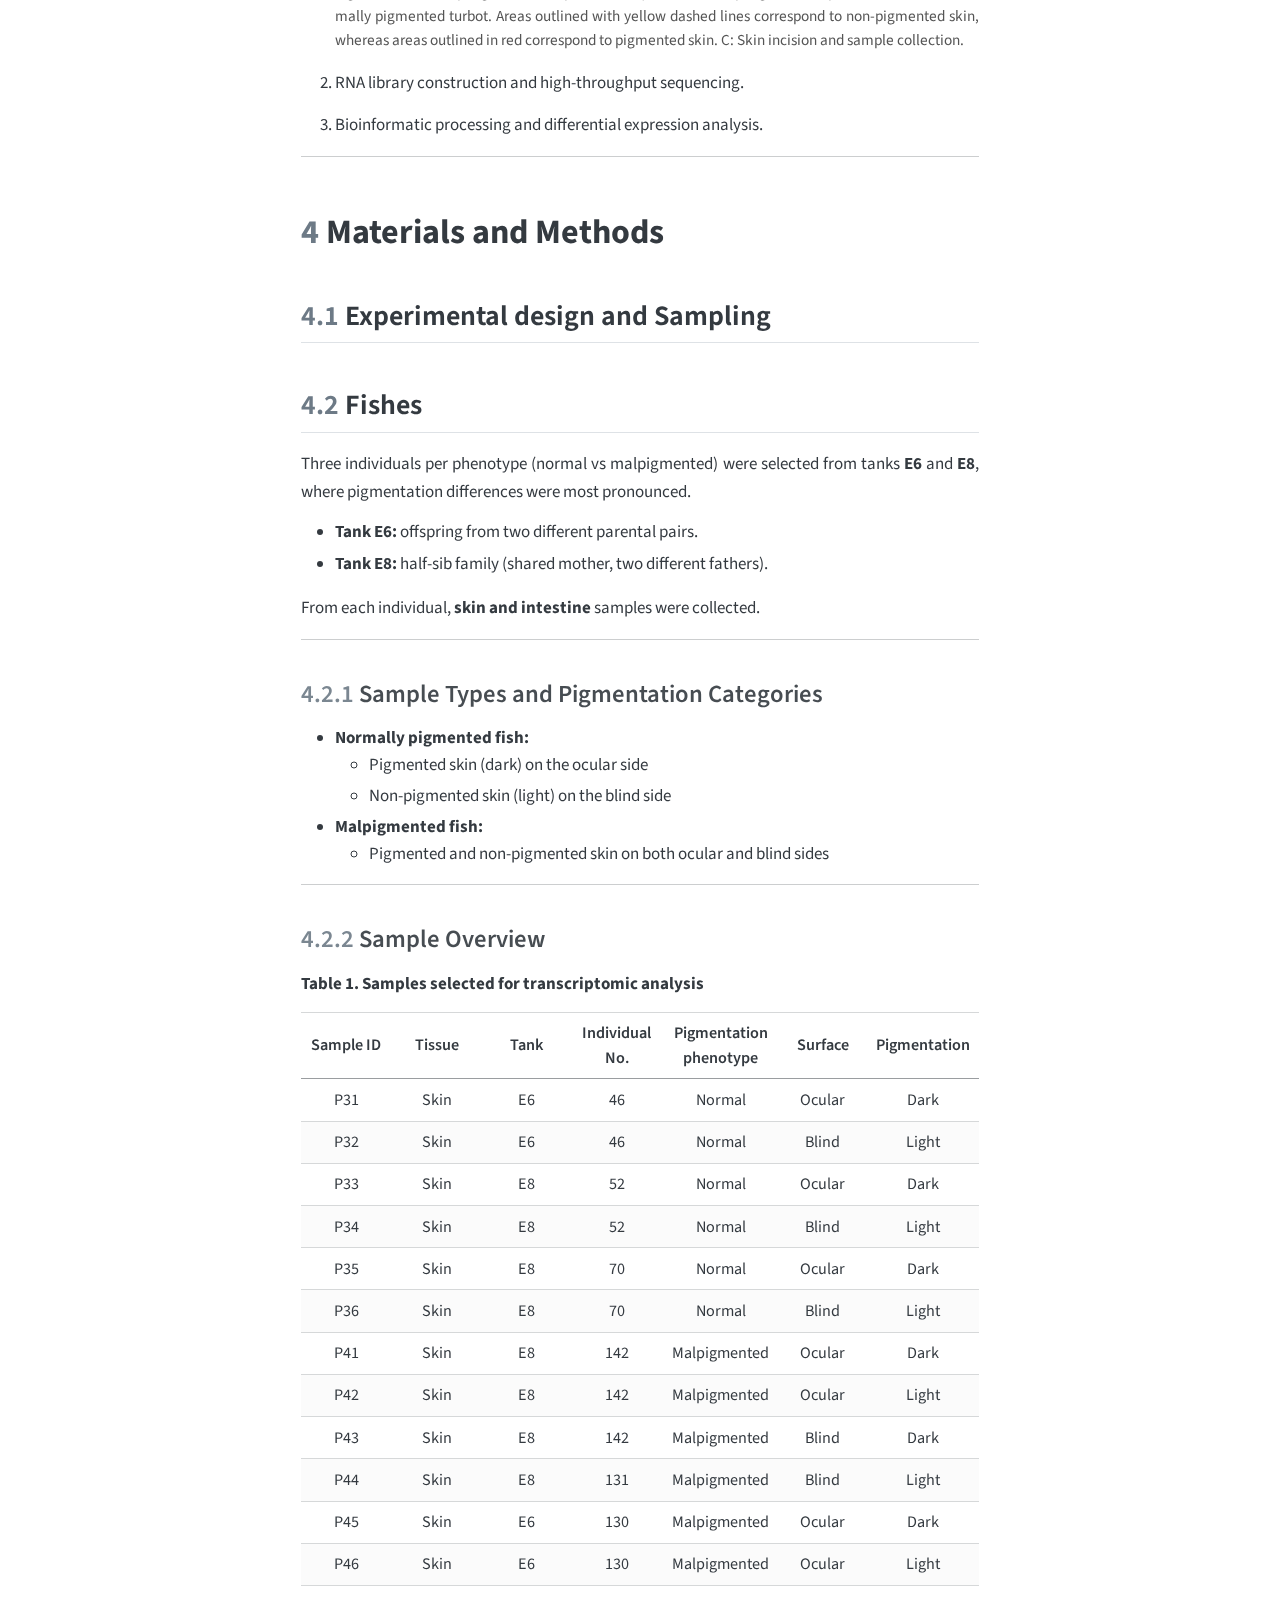
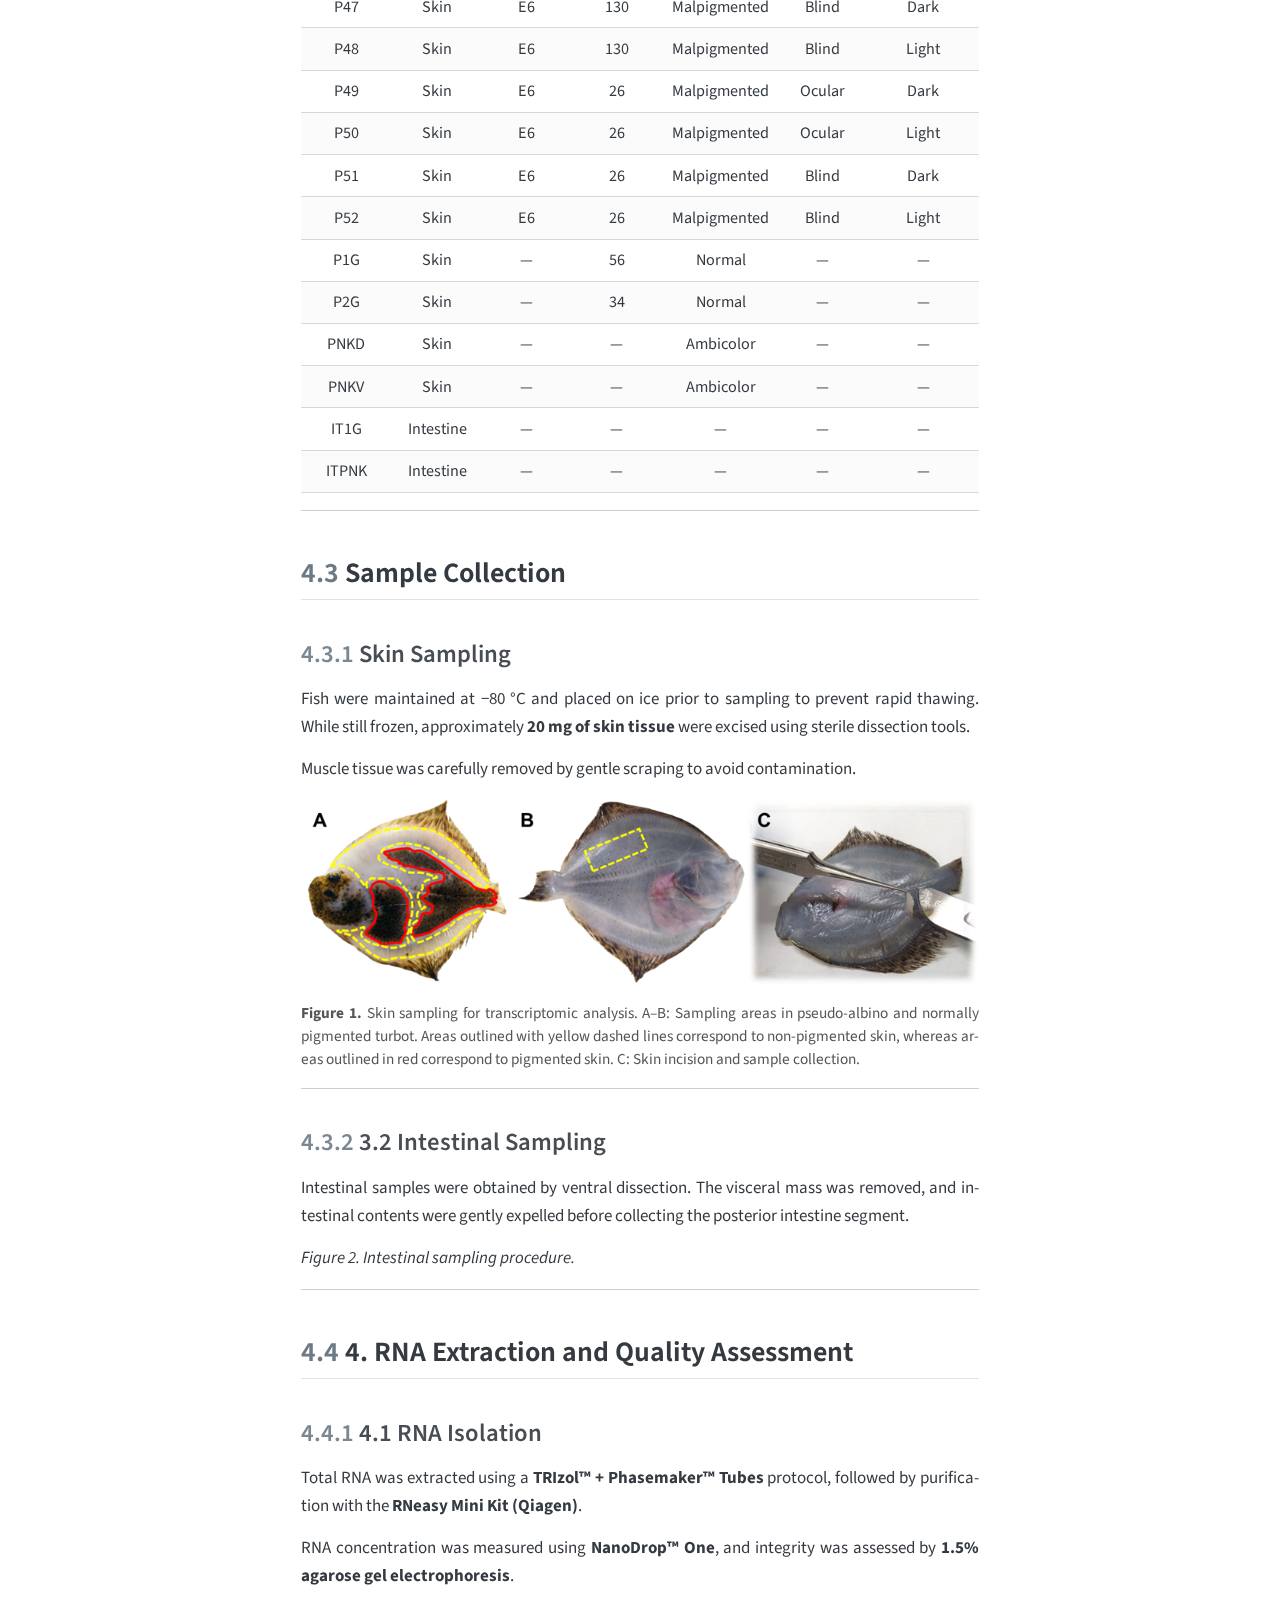
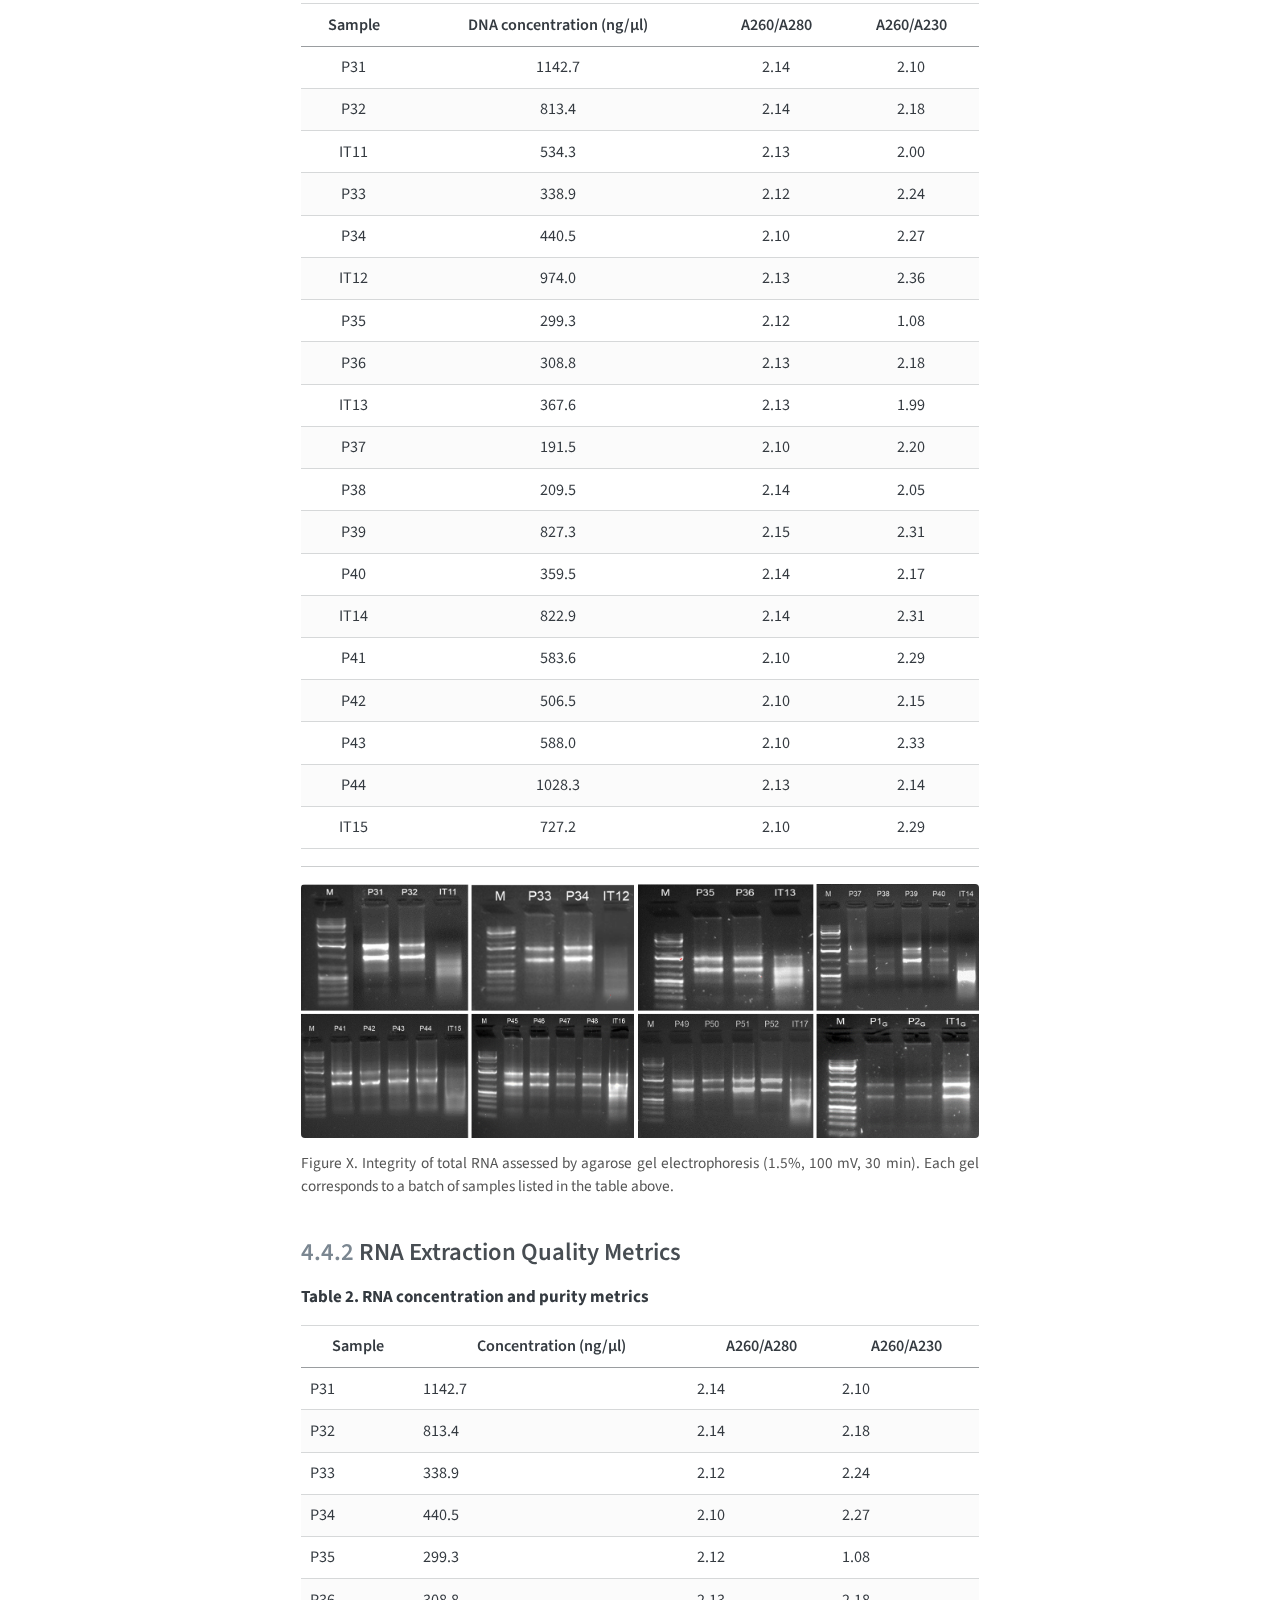
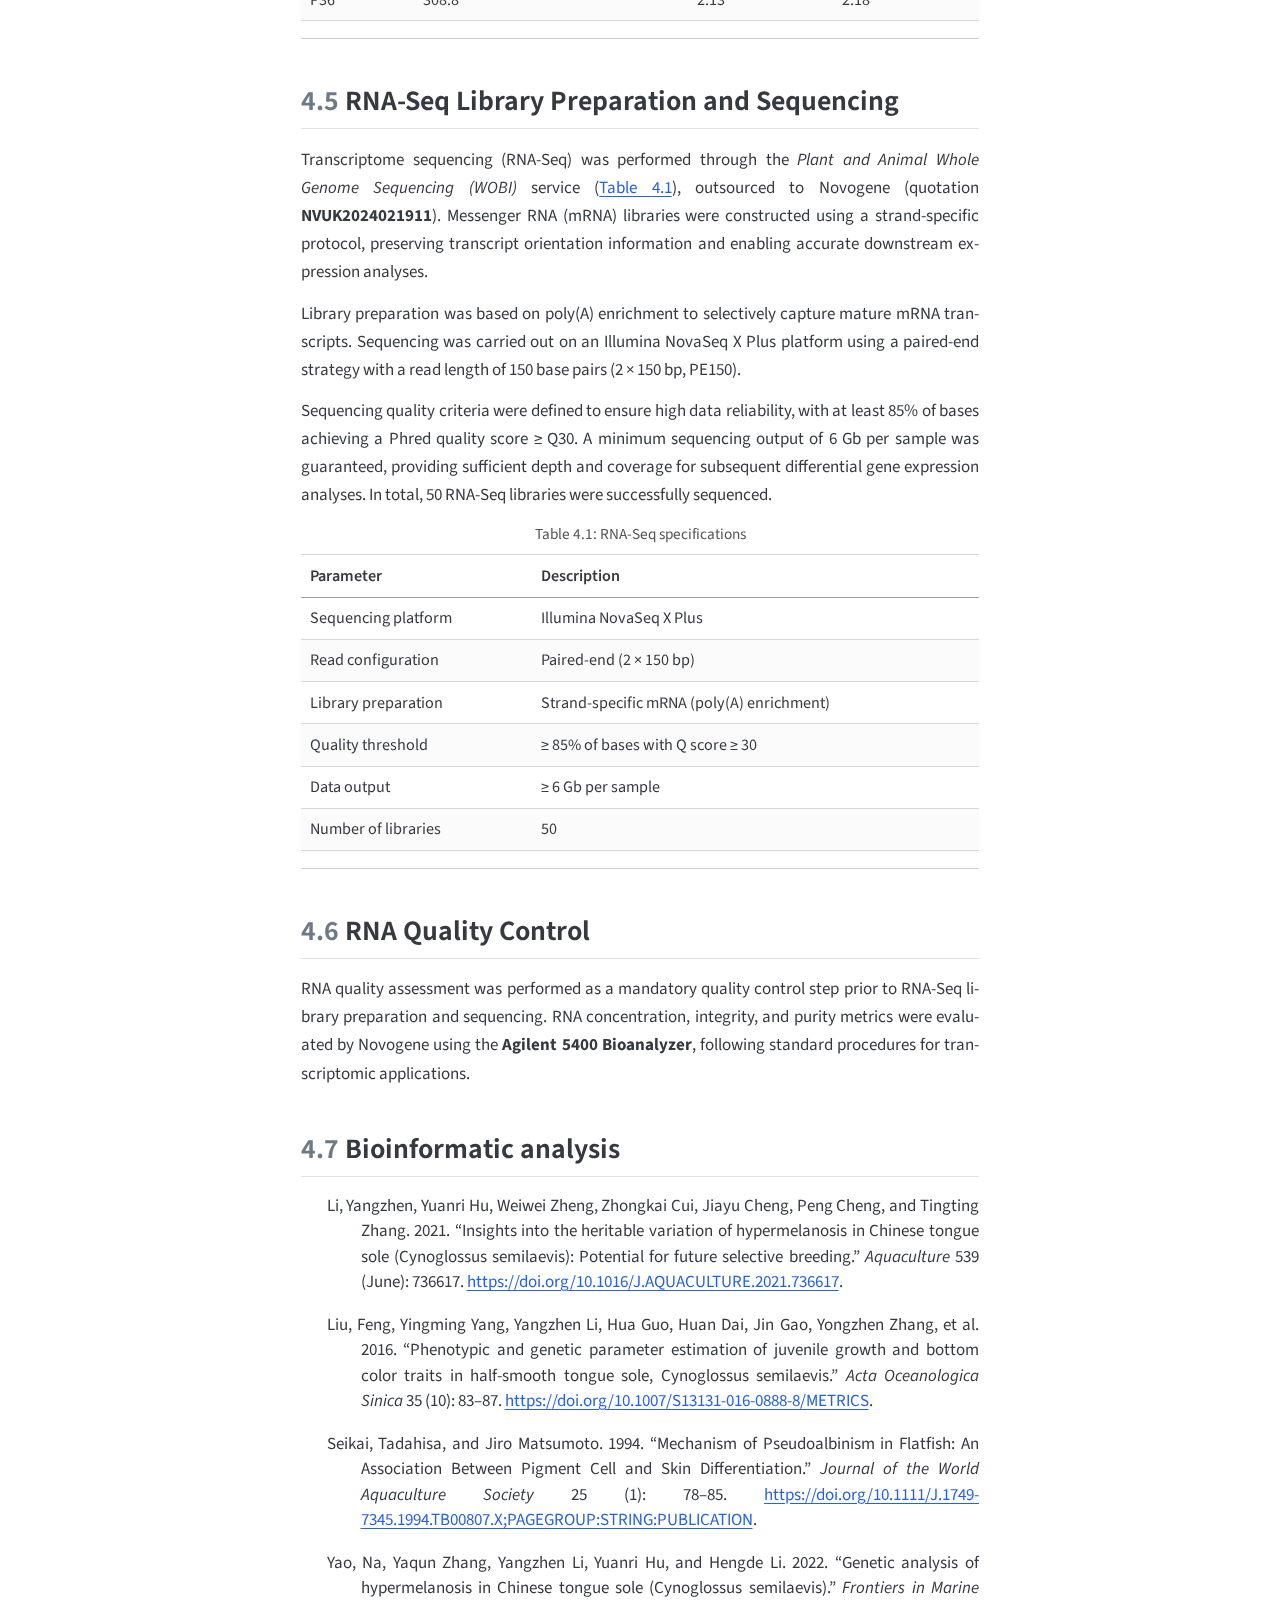
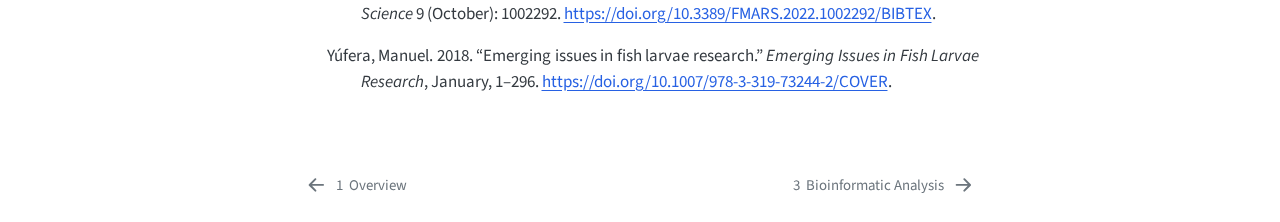
<file: Transcriptomics/_book/chapters/01_intro.html>
<!DOCTYPE html>
<html xmlns="http://www.w3.org/1999/xhtml" lang="en" xml:lang="en"><head>

<meta charset="utf-8">
<meta name="generator" content="quarto-1.8.26">

<meta name="viewport" content="width=device-width, initial-scale=1.0, user-scalable=yes">


<title>2&nbsp; Introduction – HOLOFISHCOLOUR — Transcriptomic Analysis</title>
<style>
code{white-space: pre-wrap;}
span.smallcaps{font-variant: small-caps;}
div.columns{display: flex; gap: min(4vw, 1.5em);}
div.column{flex: auto; overflow-x: auto;}
div.hanging-indent{margin-left: 1.5em; text-indent: -1.5em;}
ul.task-list{list-style: none;}
ul.task-list li input[type="checkbox"] {
  width: 0.8em;
  margin: 0 0.8em 0.2em -1em; /* quarto-specific, see https://github.com/quarto-dev/quarto-cli/issues/4556 */ 
  vertical-align: middle;
}
/* CSS for citations */
div.csl-bib-body { }
div.csl-entry {
  clear: both;
  margin-bottom: 0em;
}
.hanging-indent div.csl-entry {
  margin-left:2em;
  text-indent:-2em;
}
div.csl-left-margin {
  min-width:2em;
  float:left;
}
div.csl-right-inline {
  margin-left:2em;
  padding-left:1em;
}
div.csl-indent {
  margin-left: 2em;
}</style>


<script src="../site_libs/quarto-nav/quarto-nav.js"></script>
<script src="../site_libs/quarto-nav/headroom.min.js"></script>
<script src="../site_libs/clipboard/clipboard.min.js"></script>
<script src="../site_libs/quarto-search/autocomplete.umd.js"></script>
<script src="../site_libs/quarto-search/fuse.min.js"></script>
<script src="../site_libs/quarto-search/quarto-search.js"></script>
<meta name="quarto:offset" content="../">
<link href="../chapters/02_methods_nfcore.html" rel="next">
<link href="../index.html" rel="prev">
<script src="../site_libs/quarto-html/quarto.js" type="module"></script>
<script src="../site_libs/quarto-html/tabsets/tabsets.js" type="module"></script>
<script src="../site_libs/quarto-html/axe/axe-check.js" type="module"></script>
<script src="../site_libs/quarto-html/popper.min.js"></script>
<script src="../site_libs/quarto-html/tippy.umd.min.js"></script>
<script src="../site_libs/quarto-html/anchor.min.js"></script>
<link href="../site_libs/quarto-html/tippy.css" rel="stylesheet">
<link href="../site_libs/quarto-html/quarto-syntax-highlighting-587c61ba64f3a5504c4d52d930310e48.css" rel="stylesheet" class="quarto-color-scheme" id="quarto-text-highlighting-styles">
<link href="../site_libs/quarto-html/quarto-syntax-highlighting-dark-b758ccaa5987ceb1b75504551e579abf.css" rel="stylesheet" class="quarto-color-scheme quarto-color-alternate" id="quarto-text-highlighting-styles">
<link href="../site_libs/quarto-html/quarto-syntax-highlighting-587c61ba64f3a5504c4d52d930310e48.css" rel="stylesheet" class="quarto-color-scheme-extra" id="quarto-text-highlighting-styles">
<script src="../site_libs/bootstrap/bootstrap.min.js"></script>
<link href="../site_libs/bootstrap/bootstrap-icons.css" rel="stylesheet">
<link href="../site_libs/bootstrap/bootstrap-0dd2bd5de344125cf763a379ddc3eb04.min.css" rel="stylesheet" append-hash="true" class="quarto-color-scheme" id="quarto-bootstrap" data-mode="light">
<link href="../site_libs/bootstrap/bootstrap-dark-7e34ecb6a0e7991f0346b0751d4a7c3f.min.css" rel="stylesheet" append-hash="true" class="quarto-color-scheme quarto-color-alternate" id="quarto-bootstrap" data-mode="dark">
<link href="../site_libs/bootstrap/bootstrap-0dd2bd5de344125cf763a379ddc3eb04.min.css" rel="stylesheet" append-hash="true" class="quarto-color-scheme-extra" id="quarto-bootstrap" data-mode="light">
<script id="quarto-search-options" type="application/json">{
  "location": "sidebar",
  "copy-button": false,
  "collapse-after": 3,
  "panel-placement": "start",
  "type": "textbox",
  "limit": 50,
  "keyboard-shortcut": [
    "f",
    "/",
    "s"
  ],
  "show-item-context": false,
  "language": {
    "search-no-results-text": "No results",
    "search-matching-documents-text": "matching documents",
    "search-copy-link-title": "Copy link to search",
    "search-hide-matches-text": "Hide additional matches",
    "search-more-match-text": "more match in this document",
    "search-more-matches-text": "more matches in this document",
    "search-clear-button-title": "Clear",
    "search-text-placeholder": "",
    "search-detached-cancel-button-title": "Cancel",
    "search-submit-button-title": "Submit",
    "search-label": "Search"
  }
}</script>


<link rel="stylesheet" href="../styles.css">
</head>

<body class="nav-sidebar floating quarto-light"><script id="quarto-html-before-body" type="application/javascript">
    const toggleBodyColorMode = (bsSheetEl) => {
      const mode = bsSheetEl.getAttribute("data-mode");
      const bodyEl = window.document.querySelector("body");
      if (mode === "dark") {
        bodyEl.classList.add("quarto-dark");
        bodyEl.classList.remove("quarto-light");
      } else {
        bodyEl.classList.add("quarto-light");
        bodyEl.classList.remove("quarto-dark");
      }
    }
    const toggleBodyColorPrimary = () => {
      const bsSheetEl = window.document.querySelector("link#quarto-bootstrap:not([rel=disabled-stylesheet])");
      if (bsSheetEl) {
        toggleBodyColorMode(bsSheetEl);
      }
    }
    const setColorSchemeToggle = (alternate) => {
      const toggles = window.document.querySelectorAll('.quarto-color-scheme-toggle');
      for (let i=0; i < toggles.length; i++) {
        const toggle = toggles[i];
        if (toggle) {
          if (alternate) {
            toggle.classList.add("alternate");
          } else {
            toggle.classList.remove("alternate");
          }
        }
      }
    };
    const toggleColorMode = (alternate) => {
      // Switch the stylesheets
      const primaryStylesheets = window.document.querySelectorAll('link.quarto-color-scheme:not(.quarto-color-alternate)');
      const alternateStylesheets = window.document.querySelectorAll('link.quarto-color-scheme.quarto-color-alternate');
      manageTransitions('#quarto-margin-sidebar .nav-link', false);
      if (alternate) {
        // note: dark is layered on light, we don't disable primary!
        enableStylesheet(alternateStylesheets);
        for (const sheetNode of alternateStylesheets) {
          if (sheetNode.id === "quarto-bootstrap") {
            toggleBodyColorMode(sheetNode);
          }
        }
      } else {
        disableStylesheet(alternateStylesheets);
        enableStylesheet(primaryStylesheets)
        toggleBodyColorPrimary();
      }
      manageTransitions('#quarto-margin-sidebar .nav-link', true);
      // Switch the toggles
      setColorSchemeToggle(alternate)
      // Hack to workaround the fact that safari doesn't
      // properly recolor the scrollbar when toggling (#1455)
      if (navigator.userAgent.indexOf('Safari') > 0 && navigator.userAgent.indexOf('Chrome') == -1) {
        manageTransitions("body", false);
        window.scrollTo(0, 1);
        setTimeout(() => {
          window.scrollTo(0, 0);
          manageTransitions("body", true);
        }, 40);
      }
    }
    const disableStylesheet = (stylesheets) => {
      for (let i=0; i < stylesheets.length; i++) {
        const stylesheet = stylesheets[i];
        stylesheet.rel = 'disabled-stylesheet';
      }
    }
    const enableStylesheet = (stylesheets) => {
      for (let i=0; i < stylesheets.length; i++) {
        const stylesheet = stylesheets[i];
        if(stylesheet.rel !== 'stylesheet') { // for Chrome, which will still FOUC without this check
          stylesheet.rel = 'stylesheet';
        }
      }
    }
    const manageTransitions = (selector, allowTransitions) => {
      const els = window.document.querySelectorAll(selector);
      for (let i=0; i < els.length; i++) {
        const el = els[i];
        if (allowTransitions) {
          el.classList.remove('notransition');
        } else {
          el.classList.add('notransition');
        }
      }
    }
    const isFileUrl = () => {
      return window.location.protocol === 'file:';
    }
    const hasAlternateSentinel = () => {
      let styleSentinel = getColorSchemeSentinel();
      if (styleSentinel !== null) {
        return styleSentinel === "alternate";
      } else {
        return false;
      }
    }
    const setStyleSentinel = (alternate) => {
      const value = alternate ? "alternate" : "default";
      if (!isFileUrl()) {
        window.localStorage.setItem("quarto-color-scheme", value);
      } else {
        localAlternateSentinel = value;
      }
    }
    const getColorSchemeSentinel = () => {
      if (!isFileUrl()) {
        const storageValue = window.localStorage.getItem("quarto-color-scheme");
        return storageValue != null ? storageValue : localAlternateSentinel;
      } else {
        return localAlternateSentinel;
      }
    }
    const toggleGiscusIfUsed = (isAlternate, darkModeDefault) => {
      const baseTheme = document.querySelector('#giscus-base-theme')?.value ?? 'light';
      const alternateTheme = document.querySelector('#giscus-alt-theme')?.value ?? 'dark';
      let newTheme = '';
      if(authorPrefersDark) {
        newTheme = isAlternate ? baseTheme : alternateTheme;
      } else {
        newTheme = isAlternate ? alternateTheme : baseTheme;
      }
      const changeGiscusTheme = () => {
        // From: https://github.com/giscus/giscus/issues/336
        const sendMessage = (message) => {
          const iframe = document.querySelector('iframe.giscus-frame');
          if (!iframe) return;
          iframe.contentWindow.postMessage({ giscus: message }, 'https://giscus.app');
        }
        sendMessage({
          setConfig: {
            theme: newTheme
          }
        });
      }
      const isGiscussLoaded = window.document.querySelector('iframe.giscus-frame') !== null;
      if (isGiscussLoaded) {
        changeGiscusTheme();
      }
    };
    const authorPrefersDark = false;
    const darkModeDefault = authorPrefersDark;
      document.querySelector('link#quarto-text-highlighting-styles.quarto-color-scheme-extra').rel = 'disabled-stylesheet';
      document.querySelector('link#quarto-bootstrap.quarto-color-scheme-extra').rel = 'disabled-stylesheet';
    let localAlternateSentinel = darkModeDefault ? 'alternate' : 'default';
    // Dark / light mode switch
    window.quartoToggleColorScheme = () => {
      // Read the current dark / light value
      let toAlternate = !hasAlternateSentinel();
      toggleColorMode(toAlternate);
      setStyleSentinel(toAlternate);
      toggleGiscusIfUsed(toAlternate, darkModeDefault);
      window.dispatchEvent(new Event('resize'));
    };
    // Switch to dark mode if need be
    if (hasAlternateSentinel()) {
      toggleColorMode(true);
    } else {
      toggleColorMode(false);
    }
  </script>

<div id="quarto-search-results"></div>
  <header id="quarto-header" class="headroom fixed-top">
  <nav class="quarto-secondary-nav">
    <div class="container-fluid d-flex">
      <button type="button" class="quarto-btn-toggle btn" data-bs-toggle="collapse" role="button" data-bs-target=".quarto-sidebar-collapse-item" aria-controls="quarto-sidebar" aria-expanded="false" aria-label="Toggle sidebar navigation" onclick="if (window.quartoToggleHeadroom) { window.quartoToggleHeadroom(); }">
        <i class="bi bi-layout-text-sidebar-reverse"></i>
      </button>
        <nav class="quarto-page-breadcrumbs" aria-label="breadcrumb"><ol class="breadcrumb"><li class="breadcrumb-item"><a href="../chapters/01_intro.html"><span class="chapter-number">2</span>&nbsp; <span class="chapter-title">Introduction</span></a></li></ol></nav>
        <a class="flex-grow-1" role="navigation" data-bs-toggle="collapse" data-bs-target=".quarto-sidebar-collapse-item" aria-controls="quarto-sidebar" aria-expanded="false" aria-label="Toggle sidebar navigation" onclick="if (window.quartoToggleHeadroom) { window.quartoToggleHeadroom(); }">      
        </a>
      <button type="button" class="btn quarto-search-button" aria-label="Search" onclick="window.quartoOpenSearch();">
        <i class="bi bi-search"></i>
      </button>
    </div>
  </nav>
</header>
<!-- content -->
<div id="quarto-content" class="quarto-container page-columns page-rows-contents page-layout-article">
<!-- sidebar -->
  <nav id="quarto-sidebar" class="sidebar collapse collapse-horizontal quarto-sidebar-collapse-item sidebar-navigation floating overflow-auto">
    <div class="pt-lg-2 mt-2 text-left sidebar-header">
    <div class="sidebar-title mb-0 py-0">
      <a href="../">HOLOFISHCOLOUR — Transcriptomic Analysis</a> 
        <div class="sidebar-tools-main">
  <a href="" class="quarto-color-scheme-toggle quarto-navigation-tool  px-1" onclick="window.quartoToggleColorScheme(); return false;" title="Toggle dark mode"><i class="bi"></i></a>
</div>
    </div>
      </div>
        <div class="mt-2 flex-shrink-0 align-items-center">
        <div class="sidebar-search">
        <div id="quarto-search" class="" title="Search"></div>
        </div>
        </div>
    <div class="sidebar-menu-container"> 
    <ul class="list-unstyled mt-1">
        <li class="sidebar-item">
  <div class="sidebar-item-container"> 
  <a href="../index.html" class="sidebar-item-text sidebar-link">
 <span class="menu-text"><span class="chapter-number">1</span>&nbsp; <span class="chapter-title">Overview</span></span></a>
  </div>
</li>
        <li class="sidebar-item">
  <div class="sidebar-item-container"> 
  <a href="../chapters/01_intro.html" class="sidebar-item-text sidebar-link active">
 <span class="menu-text"><span class="chapter-number">2</span>&nbsp; <span class="chapter-title">Introduction</span></span></a>
  </div>
</li>
        <li class="sidebar-item">
  <div class="sidebar-item-container"> 
  <a href="../chapters/02_methods_nfcore.html" class="sidebar-item-text sidebar-link">
 <span class="menu-text"><span class="chapter-number">3</span>&nbsp; <span class="chapter-title">Bioinformatic Analysis</span></span></a>
  </div>
</li>
        <li class="sidebar-item">
  <div class="sidebar-item-container"> 
  <a href="../chapters/03_results.html" class="sidebar-item-text sidebar-link">
 <span class="menu-text"><span class="chapter-number">4</span>&nbsp; <span class="chapter-title">RNA Integrity Number (RIN): technical background</span></span></a>
  </div>
</li>
        <li class="sidebar-item">
  <div class="sidebar-item-container"> 
  <a href="../chapters/03_qc_multiqc.html" class="sidebar-item-text sidebar-link">
 <span class="menu-text"><span class="chapter-number">5</span>&nbsp; <span class="chapter-title">RNA-seq data processing and quality assessment</span></span></a>
  </div>
</li>
        <li class="sidebar-item">
  <div class="sidebar-item-container"> 
  <a href="../chapters/04_alignment_quant.html" class="sidebar-item-text sidebar-link">
 <span class="menu-text"><span class="chapter-number">6</span>&nbsp; <span class="chapter-title">04_alignment_quant.html</span></span></a>
  </div>
</li>
        <li class="sidebar-item">
  <div class="sidebar-item-container"> 
  <a href="../chapters/05_differential_expression.html" class="sidebar-item-text sidebar-link">
 <span class="menu-text"><span class="chapter-number">7</span>&nbsp; <span class="chapter-title">05_differential_expression.html</span></span></a>
  </div>
</li>
    </ul>
    </div>
    <nav id="TOC" role="doc-toc" class="toc-active">
    <h2 id="toc-title">Table of contents</h2>
   
  <ul>
  <li><a href="#objectives" id="toc-objectives" class="nav-link active" data-scroll-target="#objectives"><span class="header-section-number">3</span> Objectives</a></li>
  <li><a href="#materials-and-methods" id="toc-materials-and-methods" class="nav-link" data-scroll-target="#materials-and-methods"><span class="header-section-number">4</span> Materials and Methods</a>
  <ul class="collapse">
  <li><a href="#experimental-design-and-sampling" id="toc-experimental-design-and-sampling" class="nav-link" data-scroll-target="#experimental-design-and-sampling"><span class="header-section-number">4.1</span> Experimental design and Sampling</a></li>
  <li><a href="#fishes" id="toc-fishes" class="nav-link" data-scroll-target="#fishes"><span class="header-section-number">4.2</span> Fishes</a>
  <ul class="collapse">
  <li><a href="#sample-types-and-pigmentation-categories" id="toc-sample-types-and-pigmentation-categories" class="nav-link" data-scroll-target="#sample-types-and-pigmentation-categories"><span class="header-section-number">4.2.1</span> Sample Types and Pigmentation Categories</a></li>
  <li><a href="#sample-overview" id="toc-sample-overview" class="nav-link" data-scroll-target="#sample-overview"><span class="header-section-number">4.2.2</span> Sample Overview</a></li>
  </ul></li>
  <li><a href="#sample-collection" id="toc-sample-collection" class="nav-link" data-scroll-target="#sample-collection"><span class="header-section-number">4.3</span> Sample Collection</a>
  <ul class="collapse">
  <li><a href="#skin-sampling" id="toc-skin-sampling" class="nav-link" data-scroll-target="#skin-sampling"><span class="header-section-number">4.3.1</span> Skin Sampling</a></li>
  <li><a href="#intestinal-sampling" id="toc-intestinal-sampling" class="nav-link" data-scroll-target="#intestinal-sampling"><span class="header-section-number">4.3.2</span> 3.2 Intestinal Sampling</a></li>
  </ul></li>
  <li><a href="#rna-extraction-and-quality-assessment" id="toc-rna-extraction-and-quality-assessment" class="nav-link" data-scroll-target="#rna-extraction-and-quality-assessment"><span class="header-section-number">4.4</span> 4. RNA Extraction and Quality Assessment</a>
  <ul class="collapse">
  <li><a href="#rna-isolation" id="toc-rna-isolation" class="nav-link" data-scroll-target="#rna-isolation"><span class="header-section-number">4.4.1</span> 4.1 RNA Isolation</a></li>
  <li><a href="#rna-extraction-quality-metrics" id="toc-rna-extraction-quality-metrics" class="nav-link" data-scroll-target="#rna-extraction-quality-metrics"><span class="header-section-number">4.4.2</span> RNA Extraction Quality Metrics</a></li>
  </ul></li>
  <li><a href="#rna-seq-library-preparation-and-sequencing" id="toc-rna-seq-library-preparation-and-sequencing" class="nav-link" data-scroll-target="#rna-seq-library-preparation-and-sequencing"><span class="header-section-number">4.5</span> RNA-Seq Library Preparation and Sequencing</a></li>
  <li><a href="#rna-quality-control" id="toc-rna-quality-control" class="nav-link" data-scroll-target="#rna-quality-control"><span class="header-section-number">4.6</span> RNA Quality Control</a></li>
  <li><a href="#bioinformatic-analysis" id="toc-bioinformatic-analysis" class="nav-link" data-scroll-target="#bioinformatic-analysis"><span class="header-section-number">4.7</span> Bioinformatic analysis</a></li>
  </ul></li>
  </ul>
</nav>
</nav>
<div id="quarto-sidebar-glass" class="quarto-sidebar-collapse-item" data-bs-toggle="collapse" data-bs-target=".quarto-sidebar-collapse-item"></div>
<!-- margin-sidebar -->
    <div id="quarto-margin-sidebar" class="sidebar margin-sidebar zindex-bottom">
    </div>
<!-- main -->
<main class="content" id="quarto-document-content">


<header id="title-block-header" class="quarto-title-block default">
<div class="quarto-title">
<h1 class="title"><span class="chapter-number">2</span>&nbsp; <span class="chapter-title">Introduction</span></h1>
</div>



<div class="quarto-title-meta">

    
  
    
  </div>
  


</header>


<p>Pigmentation disorders represent one of the major biological and economic constraints in flatfish aquaculture. In turbot (<em>Scophthalmus maximus</em>), these abnormalities mainly manifest as pseudo-albinism on the ocular side and hypermelanosis on the blind side, leading to a substantial reduction in market value and production efficiency. Such defects originate during early development, particularly around metamorphosis, when asymmetric body patterning and pigmentation are established, and are thought to result from complex interactions between genetic background and environmental factors such as nutrition, light regime, and rearing conditions <span class="citation" data-cites="Matsumoto1990 Hamre2013 Yufera2018">(<a href="#ref-Matsumoto1990" role="doc-biblioref"><strong>Matsumoto1990?</strong></a>; <a href="#ref-Hamre2013" role="doc-biblioref"><strong>Hamre2013?</strong></a>; <a href="#ref-Yufera2018" role="doc-biblioref">Yúfera 2018</a>)</span>.</p>
<p>Despite decades of research, the molecular mechanisms underlying pigmentation disorders in flatfish remain only partially understood. Previous studies have implicated key biological processes including melanocyte differentiation, neural crest cell migration, retinoid and thyroid hormone signaling, and calcium homeostasis as central drivers of pigment cell development and maintenance <span class="citation" data-cites="Seikai1994 Taguchi2008 Yao2022">(<a href="#ref-Seikai1994" role="doc-biblioref">Seikai and Matsumoto 1994</a>; <a href="#ref-Taguchi2008" role="doc-biblioref"><strong>Taguchi2008?</strong></a>; <a href="#ref-Yao2022" role="doc-biblioref">Yao et al. 2022</a>)</span>. However, much of the available evidence is based on candidate-gene approaches or interspecific comparisons, and comprehensive transcriptome-wide analyses in turbot are still limited.</p>
<p>High-throughput RNA sequencing (RNA-seq) provides a powerful, unbiased approach to investigate complex phenotypes by enabling genome-wide quantification of gene expression. In pigmentation research, transcriptomic studies have successfully identified differentially expressed genes and regulatory pathways associated with melanogenesis, chromatophore development, and pigment cell survival in several flatfish and teleost species <span class="citation" data-cites="Liu2016 Li2021">(<a href="#ref-Liu2016" role="doc-biblioref">Liu et al. 2016</a>; <a href="#ref-Li2021" role="doc-biblioref">Li et al. 2021</a>)</span>. These approaches are particularly well suited to disentangle the polygenic architecture of pigmentation disorders, which are unlikely to be explained by single major-effect loci alone.</p>
<p>Within the HOLOFISHCOLOUR project, transcriptomic characterization constitutes a key component for linking genomic variation to functional biological mechanisms. By comparing gene expression profiles between normally pigmented and malpigmented turbot across biologically relevant tissues, this task aims to identify molecular signatures associated with pigmentation anomalies and to complement ongoing genomic, histological, and microbiome analyses. Together, these integrative results will contribute to a holistic, multi-omics understanding of pigmentation disorders in turbot aquaculture.</p>
<section id="objectives" class="level1" data-number="3">
<h1 data-number="3"><span class="header-section-number">3</span> Objectives</h1>
<p>El objetivo principal de esta tarea fue realizar un perfil transcriptómico global de la piel de rodaballos (<em>Scophthalmus maximus</em>) tanto con fenotipo pigmentario normal como malpigmentado, con el objetivbo de:</p>
<ul>
<li>Caracterizar globalmente los patrones de expresión génica asociados a los fenotipos de pigmentación.</li>
<li>Identificar los genes diferencialmente expresados entre individuos bien pigmentados y mal pigmentados.</li>
<li>Explorar los mecanismos y rutas metabólicas potencialmente involucradas las malformaciones pigmentarias en rodaballo.</li>
</ul>
<ol type="1">
<li><p>RNA isolation and quality</p>
<div class="quarto-figure quarto-figure-center">
<figure class="figure">
<p><img src="../figures/01_intro/Figure_1_skin_sampling.png" class="img-fluid figure-img"></p>
<figcaption>Figure 1. Skin sampling for transcriptomic analysis. A–B: Sampling areas in pseudo-albino and normally pigmented turbot. Areas outlined with yellow dashed lines correspond to non-pigmented skin, whereas areas outlined in red correspond to pigmented skin. C: Skin incision and sample collection.</figcaption>
</figure>
</div></li>
<li><p>RNA library construction and high-throughput sequencing.<br>
</p></li>
<li><p>Bioinformatic processing and differential expression analysis.</p></li>
</ol>
<hr>
</section>
<section id="materials-and-methods" class="level1" data-number="4">
<h1 data-number="4"><span class="header-section-number">4</span> Materials and Methods</h1>
<section id="experimental-design-and-sampling" class="level2" data-number="4.1">
<h2 data-number="4.1" class="anchored" data-anchor-id="experimental-design-and-sampling"><span class="header-section-number">4.1</span> Experimental design and Sampling</h2>
</section>
<section id="fishes" class="level2" data-number="4.2">
<h2 data-number="4.2" class="anchored" data-anchor-id="fishes"><span class="header-section-number">4.2</span> Fishes</h2>
<p>Three individuals per phenotype (normal vs malpigmented) were selected from tanks <strong>E6</strong> and <strong>E8</strong>, where pigmentation differences were most pronounced.</p>
<ul>
<li><strong>Tank E6:</strong> offspring from two different parental pairs.<br>
</li>
<li><strong>Tank E8:</strong> half-sib family (shared mother, two different fathers).</li>
</ul>
<p>From each individual, <strong>skin and intestine</strong> samples were collected.</p>
<hr>
<section id="sample-types-and-pigmentation-categories" class="level3" data-number="4.2.1">
<h3 data-number="4.2.1" class="anchored" data-anchor-id="sample-types-and-pigmentation-categories"><span class="header-section-number">4.2.1</span> Sample Types and Pigmentation Categories</h3>
<ul>
<li><strong>Normally pigmented fish:</strong>
<ul>
<li>Pigmented skin (dark) on the ocular side</li>
<li>Non-pigmented skin (light) on the blind side</li>
</ul></li>
<li><strong>Malpigmented fish:</strong>
<ul>
<li>Pigmented and non-pigmented skin on both ocular and blind sides</li>
</ul></li>
</ul>
<hr>
</section>
<section id="sample-overview" class="level3" data-number="4.2.2">
<h3 data-number="4.2.2" class="anchored" data-anchor-id="sample-overview"><span class="header-section-number">4.2.2</span> Sample Overview</h3>
<p><strong>Table 1. Samples selected for transcriptomic analysis</strong></p>
<table class="caption-top table">
<colgroup>
<col style="width: 14%">
<col style="width: 14%">
<col style="width: 14%">
<col style="width: 14%">
<col style="width: 14%">
<col style="width: 14%">
<col style="width: 14%">
</colgroup>
<thead>
<tr class="header">
<th style="text-align: center;">Sample ID</th>
<th style="text-align: center;">Tissue</th>
<th style="text-align: center;">Tank</th>
<th style="text-align: center;">Individual No.</th>
<th style="text-align: center;">Pigmentation phenotype</th>
<th style="text-align: center;">Surface</th>
<th style="text-align: center;">Pigmentation</th>
</tr>
</thead>
<tbody>
<tr class="odd">
<td style="text-align: center;">P31</td>
<td style="text-align: center;">Skin</td>
<td style="text-align: center;">E6</td>
<td style="text-align: center;">46</td>
<td style="text-align: center;">Normal</td>
<td style="text-align: center;">Ocular</td>
<td style="text-align: center;">Dark</td>
</tr>
<tr class="even">
<td style="text-align: center;">P32</td>
<td style="text-align: center;">Skin</td>
<td style="text-align: center;">E6</td>
<td style="text-align: center;">46</td>
<td style="text-align: center;">Normal</td>
<td style="text-align: center;">Blind</td>
<td style="text-align: center;">Light</td>
</tr>
<tr class="odd">
<td style="text-align: center;">P33</td>
<td style="text-align: center;">Skin</td>
<td style="text-align: center;">E8</td>
<td style="text-align: center;">52</td>
<td style="text-align: center;">Normal</td>
<td style="text-align: center;">Ocular</td>
<td style="text-align: center;">Dark</td>
</tr>
<tr class="even">
<td style="text-align: center;">P34</td>
<td style="text-align: center;">Skin</td>
<td style="text-align: center;">E8</td>
<td style="text-align: center;">52</td>
<td style="text-align: center;">Normal</td>
<td style="text-align: center;">Blind</td>
<td style="text-align: center;">Light</td>
</tr>
<tr class="odd">
<td style="text-align: center;">P35</td>
<td style="text-align: center;">Skin</td>
<td style="text-align: center;">E8</td>
<td style="text-align: center;">70</td>
<td style="text-align: center;">Normal</td>
<td style="text-align: center;">Ocular</td>
<td style="text-align: center;">Dark</td>
</tr>
<tr class="even">
<td style="text-align: center;">P36</td>
<td style="text-align: center;">Skin</td>
<td style="text-align: center;">E8</td>
<td style="text-align: center;">70</td>
<td style="text-align: center;">Normal</td>
<td style="text-align: center;">Blind</td>
<td style="text-align: center;">Light</td>
</tr>
<tr class="odd">
<td style="text-align: center;">P41</td>
<td style="text-align: center;">Skin</td>
<td style="text-align: center;">E8</td>
<td style="text-align: center;">142</td>
<td style="text-align: center;">Malpigmented</td>
<td style="text-align: center;">Ocular</td>
<td style="text-align: center;">Dark</td>
</tr>
<tr class="even">
<td style="text-align: center;">P42</td>
<td style="text-align: center;">Skin</td>
<td style="text-align: center;">E8</td>
<td style="text-align: center;">142</td>
<td style="text-align: center;">Malpigmented</td>
<td style="text-align: center;">Ocular</td>
<td style="text-align: center;">Light</td>
</tr>
<tr class="odd">
<td style="text-align: center;">P43</td>
<td style="text-align: center;">Skin</td>
<td style="text-align: center;">E8</td>
<td style="text-align: center;">142</td>
<td style="text-align: center;">Malpigmented</td>
<td style="text-align: center;">Blind</td>
<td style="text-align: center;">Dark</td>
</tr>
<tr class="even">
<td style="text-align: center;">P44</td>
<td style="text-align: center;">Skin</td>
<td style="text-align: center;">E8</td>
<td style="text-align: center;">131</td>
<td style="text-align: center;">Malpigmented</td>
<td style="text-align: center;">Blind</td>
<td style="text-align: center;">Light</td>
</tr>
<tr class="odd">
<td style="text-align: center;">P45</td>
<td style="text-align: center;">Skin</td>
<td style="text-align: center;">E6</td>
<td style="text-align: center;">130</td>
<td style="text-align: center;">Malpigmented</td>
<td style="text-align: center;">Ocular</td>
<td style="text-align: center;">Dark</td>
</tr>
<tr class="even">
<td style="text-align: center;">P46</td>
<td style="text-align: center;">Skin</td>
<td style="text-align: center;">E6</td>
<td style="text-align: center;">130</td>
<td style="text-align: center;">Malpigmented</td>
<td style="text-align: center;">Ocular</td>
<td style="text-align: center;">Light</td>
</tr>
<tr class="odd">
<td style="text-align: center;">P47</td>
<td style="text-align: center;">Skin</td>
<td style="text-align: center;">E6</td>
<td style="text-align: center;">130</td>
<td style="text-align: center;">Malpigmented</td>
<td style="text-align: center;">Blind</td>
<td style="text-align: center;">Dark</td>
</tr>
<tr class="even">
<td style="text-align: center;">P48</td>
<td style="text-align: center;">Skin</td>
<td style="text-align: center;">E6</td>
<td style="text-align: center;">130</td>
<td style="text-align: center;">Malpigmented</td>
<td style="text-align: center;">Blind</td>
<td style="text-align: center;">Light</td>
</tr>
<tr class="odd">
<td style="text-align: center;">P49</td>
<td style="text-align: center;">Skin</td>
<td style="text-align: center;">E6</td>
<td style="text-align: center;">26</td>
<td style="text-align: center;">Malpigmented</td>
<td style="text-align: center;">Ocular</td>
<td style="text-align: center;">Dark</td>
</tr>
<tr class="even">
<td style="text-align: center;">P50</td>
<td style="text-align: center;">Skin</td>
<td style="text-align: center;">E6</td>
<td style="text-align: center;">26</td>
<td style="text-align: center;">Malpigmented</td>
<td style="text-align: center;">Ocular</td>
<td style="text-align: center;">Light</td>
</tr>
<tr class="odd">
<td style="text-align: center;">P51</td>
<td style="text-align: center;">Skin</td>
<td style="text-align: center;">E6</td>
<td style="text-align: center;">26</td>
<td style="text-align: center;">Malpigmented</td>
<td style="text-align: center;">Blind</td>
<td style="text-align: center;">Dark</td>
</tr>
<tr class="even">
<td style="text-align: center;">P52</td>
<td style="text-align: center;">Skin</td>
<td style="text-align: center;">E6</td>
<td style="text-align: center;">26</td>
<td style="text-align: center;">Malpigmented</td>
<td style="text-align: center;">Blind</td>
<td style="text-align: center;">Light</td>
</tr>
<tr class="odd">
<td style="text-align: center;">P1G</td>
<td style="text-align: center;">Skin</td>
<td style="text-align: center;">—</td>
<td style="text-align: center;">56</td>
<td style="text-align: center;">Normal</td>
<td style="text-align: center;">—</td>
<td style="text-align: center;">—</td>
</tr>
<tr class="even">
<td style="text-align: center;">P2G</td>
<td style="text-align: center;">Skin</td>
<td style="text-align: center;">—</td>
<td style="text-align: center;">34</td>
<td style="text-align: center;">Normal</td>
<td style="text-align: center;">—</td>
<td style="text-align: center;">—</td>
</tr>
<tr class="odd">
<td style="text-align: center;">PNKD</td>
<td style="text-align: center;">Skin</td>
<td style="text-align: center;">—</td>
<td style="text-align: center;">—</td>
<td style="text-align: center;">Ambicolor</td>
<td style="text-align: center;">—</td>
<td style="text-align: center;">—</td>
</tr>
<tr class="even">
<td style="text-align: center;">PNKV</td>
<td style="text-align: center;">Skin</td>
<td style="text-align: center;">—</td>
<td style="text-align: center;">—</td>
<td style="text-align: center;">Ambicolor</td>
<td style="text-align: center;">—</td>
<td style="text-align: center;">—</td>
</tr>
<tr class="odd">
<td style="text-align: center;">IT1G</td>
<td style="text-align: center;">Intestine</td>
<td style="text-align: center;">—</td>
<td style="text-align: center;">—</td>
<td style="text-align: center;">—</td>
<td style="text-align: center;">—</td>
<td style="text-align: center;">—</td>
</tr>
<tr class="even">
<td style="text-align: center;">ITPNK</td>
<td style="text-align: center;">Intestine</td>
<td style="text-align: center;">—</td>
<td style="text-align: center;">—</td>
<td style="text-align: center;">—</td>
<td style="text-align: center;">—</td>
<td style="text-align: center;">—</td>
</tr>
</tbody>
</table>
<hr>
</section>
</section>
<section id="sample-collection" class="level2" data-number="4.3">
<h2 data-number="4.3" class="anchored" data-anchor-id="sample-collection"><span class="header-section-number">4.3</span> Sample Collection</h2>
<section id="skin-sampling" class="level3" data-number="4.3.1">
<h3 data-number="4.3.1" class="anchored" data-anchor-id="skin-sampling"><span class="header-section-number">4.3.1</span> Skin Sampling</h3>
<p>Fish were maintained at −80 °C and placed on ice prior to sampling to prevent rapid thawing. While still frozen, approximately <strong>20 mg of skin tissue</strong> were excised using sterile dissection tools.</p>
<p>Muscle tissue was carefully removed by gentle scraping to avoid contamination.</p>
<div class="quarto-figure quarto-figure-center">
<figure class="figure">
<p><img src="../figures/01_intro/Figure_1_skin_sampling.png" class="img-fluid figure-img"></p>
<figcaption><strong>Figure 1.</strong> Skin sampling for transcriptomic analysis. A–B: Sampling areas in pseudo-albino and normally pigmented turbot. Areas outlined with yellow dashed lines correspond to non-pigmented skin, whereas areas outlined in red correspond to pigmented skin. C: Skin incision and sample collection.</figcaption>
</figure>
</div>
<hr>
</section>
<section id="intestinal-sampling" class="level3" data-number="4.3.2">
<h3 data-number="4.3.2" class="anchored" data-anchor-id="intestinal-sampling"><span class="header-section-number">4.3.2</span> 3.2 Intestinal Sampling</h3>
<p>Intestinal samples were obtained by ventral dissection. The visceral mass was removed, and intestinal contents were gently expelled before collecting the posterior intestine segment.</p>
<p><em>Figure 2. Intestinal sampling procedure.</em></p>
<hr>
</section>
</section>
<section id="rna-extraction-and-quality-assessment" class="level2" data-number="4.4">
<h2 data-number="4.4" class="anchored" data-anchor-id="rna-extraction-and-quality-assessment"><span class="header-section-number">4.4</span> 4. RNA Extraction and Quality Assessment</h2>
<section id="rna-isolation" class="level3" data-number="4.4.1">
<h3 data-number="4.4.1" class="anchored" data-anchor-id="rna-isolation"><span class="header-section-number">4.4.1</span> 4.1 RNA Isolation</h3>
<p>Total RNA was extracted using a <strong>TRIzol™ + Phasemaker™ Tubes</strong> protocol, followed by purification with the <strong>RNeasy Mini Kit (Qiagen)</strong>.</p>
<p>RNA concentration was measured using <strong>NanoDrop™ One</strong>, and integrity was assessed by <strong>1.5% agarose gel electrophoresis</strong>.</p>
<table class="caption-top table">
<thead>
<tr class="header">
<th style="text-align: center;">Sample</th>
<th style="text-align: center;">DNA concentration (ng/µl)</th>
<th style="text-align: center;">A260/A280</th>
<th style="text-align: center;">A260/A230</th>
</tr>
</thead>
<tbody>
<tr class="odd">
<td style="text-align: center;">P31</td>
<td style="text-align: center;">1142.7</td>
<td style="text-align: center;">2.14</td>
<td style="text-align: center;">2.10</td>
</tr>
<tr class="even">
<td style="text-align: center;">P32</td>
<td style="text-align: center;">813.4</td>
<td style="text-align: center;">2.14</td>
<td style="text-align: center;">2.18</td>
</tr>
<tr class="odd">
<td style="text-align: center;">IT11</td>
<td style="text-align: center;">534.3</td>
<td style="text-align: center;">2.13</td>
<td style="text-align: center;">2.00</td>
</tr>
<tr class="even">
<td style="text-align: center;">P33</td>
<td style="text-align: center;">338.9</td>
<td style="text-align: center;">2.12</td>
<td style="text-align: center;">2.24</td>
</tr>
<tr class="odd">
<td style="text-align: center;">P34</td>
<td style="text-align: center;">440.5</td>
<td style="text-align: center;">2.10</td>
<td style="text-align: center;">2.27</td>
</tr>
<tr class="even">
<td style="text-align: center;">IT12</td>
<td style="text-align: center;">974.0</td>
<td style="text-align: center;">2.13</td>
<td style="text-align: center;">2.36</td>
</tr>
<tr class="odd">
<td style="text-align: center;">P35</td>
<td style="text-align: center;">299.3</td>
<td style="text-align: center;">2.12</td>
<td style="text-align: center;">1.08</td>
</tr>
<tr class="even">
<td style="text-align: center;">P36</td>
<td style="text-align: center;">308.8</td>
<td style="text-align: center;">2.13</td>
<td style="text-align: center;">2.18</td>
</tr>
<tr class="odd">
<td style="text-align: center;">IT13</td>
<td style="text-align: center;">367.6</td>
<td style="text-align: center;">2.13</td>
<td style="text-align: center;">1.99</td>
</tr>
<tr class="even">
<td style="text-align: center;">P37</td>
<td style="text-align: center;">191.5</td>
<td style="text-align: center;">2.10</td>
<td style="text-align: center;">2.20</td>
</tr>
<tr class="odd">
<td style="text-align: center;">P38</td>
<td style="text-align: center;">209.5</td>
<td style="text-align: center;">2.14</td>
<td style="text-align: center;">2.05</td>
</tr>
<tr class="even">
<td style="text-align: center;">P39</td>
<td style="text-align: center;">827.3</td>
<td style="text-align: center;">2.15</td>
<td style="text-align: center;">2.31</td>
</tr>
<tr class="odd">
<td style="text-align: center;">P40</td>
<td style="text-align: center;">359.5</td>
<td style="text-align: center;">2.14</td>
<td style="text-align: center;">2.17</td>
</tr>
<tr class="even">
<td style="text-align: center;">IT14</td>
<td style="text-align: center;">822.9</td>
<td style="text-align: center;">2.14</td>
<td style="text-align: center;">2.31</td>
</tr>
<tr class="odd">
<td style="text-align: center;">P41</td>
<td style="text-align: center;">583.6</td>
<td style="text-align: center;">2.10</td>
<td style="text-align: center;">2.29</td>
</tr>
<tr class="even">
<td style="text-align: center;">P42</td>
<td style="text-align: center;">506.5</td>
<td style="text-align: center;">2.10</td>
<td style="text-align: center;">2.15</td>
</tr>
<tr class="odd">
<td style="text-align: center;">P43</td>
<td style="text-align: center;">588.0</td>
<td style="text-align: center;">2.10</td>
<td style="text-align: center;">2.33</td>
</tr>
<tr class="even">
<td style="text-align: center;">P44</td>
<td style="text-align: center;">1028.3</td>
<td style="text-align: center;">2.13</td>
<td style="text-align: center;">2.14</td>
</tr>
<tr class="odd">
<td style="text-align: center;">IT15</td>
<td style="text-align: center;">727.2</td>
<td style="text-align: center;">2.10</td>
<td style="text-align: center;">2.29</td>
</tr>
</tbody>
</table>
<hr>
<div class="quarto-figure quarto-figure-center">
<figure class="figure">
<p><img src="../figures/01_intro/gel_bands.png" class="img-fluid figure-img"></p>
<figcaption>Figure X. Integrity of total RNA assessed by agarose gel electrophoresis (1.5%, 100 mV, 30 min). Each gel corresponds to a batch of samples listed in the table above.</figcaption>
</figure>
</div>
</section>
<section id="rna-extraction-quality-metrics" class="level3" data-number="4.4.2">
<h3 data-number="4.4.2" class="anchored" data-anchor-id="rna-extraction-quality-metrics"><span class="header-section-number">4.4.2</span> RNA Extraction Quality Metrics</h3>
<p><strong>Table 2. RNA concentration and purity metrics</strong></p>
<table class="caption-top table">
<thead>
<tr class="header">
<th>Sample</th>
<th>Concentration (ng/µl)</th>
<th>A260/A280</th>
<th>A260/A230</th>
</tr>
</thead>
<tbody>
<tr class="odd">
<td>P31</td>
<td>1142.7</td>
<td>2.14</td>
<td>2.10</td>
</tr>
<tr class="even">
<td>P32</td>
<td>813.4</td>
<td>2.14</td>
<td>2.18</td>
</tr>
<tr class="odd">
<td>P33</td>
<td>338.9</td>
<td>2.12</td>
<td>2.24</td>
</tr>
<tr class="even">
<td>P34</td>
<td>440.5</td>
<td>2.10</td>
<td>2.27</td>
</tr>
<tr class="odd">
<td>P35</td>
<td>299.3</td>
<td>2.12</td>
<td>1.08</td>
</tr>
<tr class="even">
<td>P36</td>
<td>308.8</td>
<td>2.13</td>
<td>2.18</td>
</tr>
</tbody>
</table>
<hr>
</section>
</section>
<section id="rna-seq-library-preparation-and-sequencing" class="level2" data-number="4.5">
<h2 data-number="4.5" class="anchored" data-anchor-id="rna-seq-library-preparation-and-sequencing"><span class="header-section-number">4.5</span> RNA-Seq Library Preparation and Sequencing</h2>
<p>Transcriptome sequencing (RNA-Seq) was performed through the <em>Plant and Animal Whole Genome Sequencing (WOBI)</em> service (<a href="#tbl-rnaseq-specs" class="quarto-xref">Table&nbsp;<span>4.1</span></a>), outsourced to Novogene (quotation <strong>NVUK2024021911</strong>). Messenger RNA (mRNA) libraries were constructed using a strand-specific protocol, preserving transcript orientation information and enabling accurate downstream expression analyses.</p>
<p>Library preparation was based on poly(A) enrichment to selectively capture mature mRNA transcripts. Sequencing was carried out on an Illumina NovaSeq X Plus platform using a paired-end strategy with a read length of 150 base pairs (2 × 150 bp, PE150).</p>
<p>Sequencing quality criteria were defined to ensure high data reliability, with at least 85% of bases achieving a Phred quality score ≥ Q30. A minimum sequencing output of 6 Gb per sample was guaranteed, providing sufficient depth and coverage for subsequent differential gene expression analyses. In total, 50 RNA-Seq libraries were successfully sequenced.</p>
<div id="tbl-rnaseq-specs" class="quarto-float quarto-figure quarto-figure-center anchored">
<figure class="quarto-float quarto-float-tbl figure">
<figcaption class="quarto-float-caption-top quarto-float-caption quarto-float-tbl" id="tbl-rnaseq-specs-caption-0ceaefa1-69ba-4598-a22c-09a6ac19f8ca">
Table&nbsp;4.1: RNA-Seq specifications
</figcaption>
<div aria-describedby="tbl-rnaseq-specs-caption-0ceaefa1-69ba-4598-a22c-09a6ac19f8ca">
<table class="caption-top table">
<thead>
<tr class="header">
<th style="text-align: left;">Parameter</th>
<th style="text-align: left;">Description</th>
</tr>
</thead>
<tbody>
<tr class="odd">
<td style="text-align: left;">Sequencing platform</td>
<td style="text-align: left;">Illumina NovaSeq X Plus</td>
</tr>
<tr class="even">
<td style="text-align: left;">Read configuration</td>
<td style="text-align: left;">Paired-end (2 × 150 bp)</td>
</tr>
<tr class="odd">
<td style="text-align: left;">Library preparation</td>
<td style="text-align: left;">Strand-specific mRNA (poly(A) enrichment)</td>
</tr>
<tr class="even">
<td style="text-align: left;">Quality threshold</td>
<td style="text-align: left;">≥ 85% of bases with Q score ≥ 30</td>
</tr>
<tr class="odd">
<td style="text-align: left;">Data output</td>
<td style="text-align: left;">≥ 6 Gb per sample</td>
</tr>
<tr class="even">
<td style="text-align: left;">Number of libraries</td>
<td style="text-align: left;">50</td>
</tr>
</tbody>
</table>
</div>
</figure>
</div>
<hr>
</section>
<section id="rna-quality-control" class="level2" data-number="4.6">
<h2 data-number="4.6" class="anchored" data-anchor-id="rna-quality-control"><span class="header-section-number">4.6</span> RNA Quality Control</h2>
<p>RNA quality assessment was performed as a mandatory quality control step prior to RNA-Seq library preparation and sequencing. RNA concentration, integrity, and purity metrics were evaluated by Novogene using the <strong>Agilent 5400 Bioanalyzer</strong>, following standard procedures for transcriptomic applications.</p>
</section>
<section id="bioinformatic-analysis" class="level2" data-number="4.7">
<h2 data-number="4.7" class="anchored" data-anchor-id="bioinformatic-analysis"><span class="header-section-number">4.7</span> Bioinformatic analysis</h2>


<div id="refs" class="references csl-bib-body hanging-indent" data-entry-spacing="0" role="list">
<div id="ref-Li2021" class="csl-entry" role="listitem">
Li, Yangzhen, Yuanri Hu, Weiwei Zheng, Zhongkai Cui, Jiayu Cheng, Peng Cheng, and Tingting Zhang. 2021. <span>“<span class="nocase">Insights into the heritable variation of hypermelanosis in Chinese tongue sole (Cynoglossus semilaevis): Potential for future selective breeding</span>.”</span> <em>Aquaculture</em> 539 (June): 736617. <a href="https://doi.org/10.1016/J.AQUACULTURE.2021.736617">https://doi.org/10.1016/J.AQUACULTURE.2021.736617</a>.
</div>
<div id="ref-Liu2016" class="csl-entry" role="listitem">
Liu, Feng, Yingming Yang, Yangzhen Li, Hua Guo, Huan Dai, Jin Gao, Yongzhen Zhang, et al. 2016. <span>“<span class="nocase">Phenotypic and genetic parameter estimation of juvenile growth and bottom color traits in half-smooth tongue sole, Cynoglossus semilaevis</span>.”</span> <em>Acta Oceanologica Sinica</em> 35 (10): 83–87. <a href="https://doi.org/10.1007/S13131-016-0888-8/METRICS">https://doi.org/10.1007/S13131-016-0888-8/METRICS</a>.
</div>
<div id="ref-Seikai1994" class="csl-entry" role="listitem">
Seikai, Tadahisa, and Jiro Matsumoto. 1994. <span>“<span class="nocase">Mechanism of Pseudoalbinism in Flatfish: An Association Between Pigment Cell and Skin Differentiation</span>.”</span> <em>Journal of the World Aquaculture Society</em> 25 (1): 78–85. <a href="https://doi.org/10.1111/J.1749-7345.1994.TB00807.X;PAGEGROUP:STRING:PUBLICATION">https://doi.org/10.1111/J.1749-7345.1994.TB00807.X;PAGEGROUP:STRING:PUBLICATION</a>.
</div>
<div id="ref-Yao2022" class="csl-entry" role="listitem">
Yao, Na, Yaqun Zhang, Yangzhen Li, Yuanri Hu, and Hengde Li. 2022. <span>“<span class="nocase">Genetic analysis of hypermelanosis in Chinese tongue sole (Cynoglossus semilaevis)</span>.”</span> <em>Frontiers in Marine Science</em> 9 (October): 1002292. <a href="https://doi.org/10.3389/FMARS.2022.1002292/BIBTEX">https://doi.org/10.3389/FMARS.2022.1002292/BIBTEX</a>.
</div>
<div id="ref-Yufera2018" class="csl-entry" role="listitem">
Yúfera, Manuel. 2018. <span>“<span class="nocase">Emerging issues in fish larvae research</span>.”</span> <em>Emerging Issues in Fish Larvae Research</em>, January, 1–296. <a href="https://doi.org/10.1007/978-3-319-73244-2/COVER">https://doi.org/10.1007/978-3-319-73244-2/COVER</a>.
</div>
</div>
</section>
</section>

</main> <!-- /main -->
<script id="quarto-html-after-body" type="application/javascript">
  window.document.addEventListener("DOMContentLoaded", function (event) {
    // Ensure there is a toggle, if there isn't float one in the top right
    if (window.document.querySelector('.quarto-color-scheme-toggle') === null) {
      const a = window.document.createElement('a');
      a.classList.add('top-right');
      a.classList.add('quarto-color-scheme-toggle');
      a.href = "";
      a.onclick = function() { try { window.quartoToggleColorScheme(); } catch {} return false; };
      const i = window.document.createElement("i");
      i.classList.add('bi');
      a.appendChild(i);
      window.document.body.appendChild(a);
    }
    setColorSchemeToggle(hasAlternateSentinel())
    const icon = "";
    const anchorJS = new window.AnchorJS();
    anchorJS.options = {
      placement: 'right',
      icon: icon
    };
    anchorJS.add('.anchored');
    const isCodeAnnotation = (el) => {
      for (const clz of el.classList) {
        if (clz.startsWith('code-annotation-')) {                     
          return true;
        }
      }
      return false;
    }
    const onCopySuccess = function(e) {
      // button target
      const button = e.trigger;
      // don't keep focus
      button.blur();
      // flash "checked"
      button.classList.add('code-copy-button-checked');
      var currentTitle = button.getAttribute("title");
      button.setAttribute("title", "Copied!");
      let tooltip;
      if (window.bootstrap) {
        button.setAttribute("data-bs-toggle", "tooltip");
        button.setAttribute("data-bs-placement", "left");
        button.setAttribute("data-bs-title", "Copied!");
        tooltip = new bootstrap.Tooltip(button, 
          { trigger: "manual", 
            customClass: "code-copy-button-tooltip",
            offset: [0, -8]});
        tooltip.show();    
      }
      setTimeout(function() {
        if (tooltip) {
          tooltip.hide();
          button.removeAttribute("data-bs-title");
          button.removeAttribute("data-bs-toggle");
          button.removeAttribute("data-bs-placement");
        }
        button.setAttribute("title", currentTitle);
        button.classList.remove('code-copy-button-checked');
      }, 1000);
      // clear code selection
      e.clearSelection();
    }
    const getTextToCopy = function(trigger) {
      const outerScaffold = trigger.parentElement.cloneNode(true);
      const codeEl = outerScaffold.querySelector('code');
      for (const childEl of codeEl.children) {
        if (isCodeAnnotation(childEl)) {
          childEl.remove();
        }
      }
      return codeEl.innerText;
    }
    const clipboard = new window.ClipboardJS('.code-copy-button:not([data-in-quarto-modal])', {
      text: getTextToCopy
    });
    clipboard.on('success', onCopySuccess);
    if (window.document.getElementById('quarto-embedded-source-code-modal')) {
      const clipboardModal = new window.ClipboardJS('.code-copy-button[data-in-quarto-modal]', {
        text: getTextToCopy,
        container: window.document.getElementById('quarto-embedded-source-code-modal')
      });
      clipboardModal.on('success', onCopySuccess);
    }
      var localhostRegex = new RegExp(/^(?:http|https):\/\/localhost\:?[0-9]*\//);
      var mailtoRegex = new RegExp(/^mailto:/);
        var filterRegex = new RegExp('/' + window.location.host + '/');
      var isInternal = (href) => {
          return filterRegex.test(href) || localhostRegex.test(href) || mailtoRegex.test(href);
      }
      // Inspect non-navigation links and adorn them if external
     var links = window.document.querySelectorAll('a[href]:not(.nav-link):not(.navbar-brand):not(.toc-action):not(.sidebar-link):not(.sidebar-item-toggle):not(.pagination-link):not(.no-external):not([aria-hidden]):not(.dropdown-item):not(.quarto-navigation-tool):not(.about-link)');
      for (var i=0; i<links.length; i++) {
        const link = links[i];
        if (!isInternal(link.href)) {
          // undo the damage that might have been done by quarto-nav.js in the case of
          // links that we want to consider external
          if (link.dataset.originalHref !== undefined) {
            link.href = link.dataset.originalHref;
          }
        }
      }
    function tippyHover(el, contentFn, onTriggerFn, onUntriggerFn) {
      const config = {
        allowHTML: true,
        maxWidth: 500,
        delay: 100,
        arrow: false,
        appendTo: function(el) {
            return el.parentElement;
        },
        interactive: true,
        interactiveBorder: 10,
        theme: 'quarto',
        placement: 'bottom-start',
      };
      if (contentFn) {
        config.content = contentFn;
      }
      if (onTriggerFn) {
        config.onTrigger = onTriggerFn;
      }
      if (onUntriggerFn) {
        config.onUntrigger = onUntriggerFn;
      }
      window.tippy(el, config); 
    }
    const noterefs = window.document.querySelectorAll('a[role="doc-noteref"]');
    for (var i=0; i<noterefs.length; i++) {
      const ref = noterefs[i];
      tippyHover(ref, function() {
        // use id or data attribute instead here
        let href = ref.getAttribute('data-footnote-href') || ref.getAttribute('href');
        try { href = new URL(href).hash; } catch {}
        const id = href.replace(/^#\/?/, "");
        const note = window.document.getElementById(id);
        if (note) {
          return note.innerHTML;
        } else {
          return "";
        }
      });
    }
    const xrefs = window.document.querySelectorAll('a.quarto-xref');
    const processXRef = (id, note) => {
      // Strip column container classes
      const stripColumnClz = (el) => {
        el.classList.remove("page-full", "page-columns");
        if (el.children) {
          for (const child of el.children) {
            stripColumnClz(child);
          }
        }
      }
      stripColumnClz(note)
      if (id === null || id.startsWith('sec-')) {
        // Special case sections, only their first couple elements
        const container = document.createElement("div");
        if (note.children && note.children.length > 2) {
          container.appendChild(note.children[0].cloneNode(true));
          for (let i = 1; i < note.children.length; i++) {
            const child = note.children[i];
            if (child.tagName === "P" && child.innerText === "") {
              continue;
            } else {
              container.appendChild(child.cloneNode(true));
              break;
            }
          }
          if (window.Quarto?.typesetMath) {
            window.Quarto.typesetMath(container);
          }
          return container.innerHTML
        } else {
          if (window.Quarto?.typesetMath) {
            window.Quarto.typesetMath(note);
          }
          return note.innerHTML;
        }
      } else {
        // Remove any anchor links if they are present
        const anchorLink = note.querySelector('a.anchorjs-link');
        if (anchorLink) {
          anchorLink.remove();
        }
        if (window.Quarto?.typesetMath) {
          window.Quarto.typesetMath(note);
        }
        if (note.classList.contains("callout")) {
          return note.outerHTML;
        } else {
          return note.innerHTML;
        }
      }
    }
    for (var i=0; i<xrefs.length; i++) {
      const xref = xrefs[i];
      tippyHover(xref, undefined, function(instance) {
        instance.disable();
        let url = xref.getAttribute('href');
        let hash = undefined; 
        if (url.startsWith('#')) {
          hash = url;
        } else {
          try { hash = new URL(url).hash; } catch {}
        }
        if (hash) {
          const id = hash.replace(/^#\/?/, "");
          const note = window.document.getElementById(id);
          if (note !== null) {
            try {
              const html = processXRef(id, note.cloneNode(true));
              instance.setContent(html);
            } finally {
              instance.enable();
              instance.show();
            }
          } else {
            // See if we can fetch this
            fetch(url.split('#')[0])
            .then(res => res.text())
            .then(html => {
              const parser = new DOMParser();
              const htmlDoc = parser.parseFromString(html, "text/html");
              const note = htmlDoc.getElementById(id);
              if (note !== null) {
                const html = processXRef(id, note);
                instance.setContent(html);
              } 
            }).finally(() => {
              instance.enable();
              instance.show();
            });
          }
        } else {
          // See if we can fetch a full url (with no hash to target)
          // This is a special case and we should probably do some content thinning / targeting
          fetch(url)
          .then(res => res.text())
          .then(html => {
            const parser = new DOMParser();
            const htmlDoc = parser.parseFromString(html, "text/html");
            const note = htmlDoc.querySelector('main.content');
            if (note !== null) {
              // This should only happen for chapter cross references
              // (since there is no id in the URL)
              // remove the first header
              if (note.children.length > 0 && note.children[0].tagName === "HEADER") {
                note.children[0].remove();
              }
              const html = processXRef(null, note);
              instance.setContent(html);
            } 
          }).finally(() => {
            instance.enable();
            instance.show();
          });
        }
      }, function(instance) {
      });
    }
        let selectedAnnoteEl;
        const selectorForAnnotation = ( cell, annotation) => {
          let cellAttr = 'data-code-cell="' + cell + '"';
          let lineAttr = 'data-code-annotation="' +  annotation + '"';
          const selector = 'span[' + cellAttr + '][' + lineAttr + ']';
          return selector;
        }
        const selectCodeLines = (annoteEl) => {
          const doc = window.document;
          const targetCell = annoteEl.getAttribute("data-target-cell");
          const targetAnnotation = annoteEl.getAttribute("data-target-annotation");
          const annoteSpan = window.document.querySelector(selectorForAnnotation(targetCell, targetAnnotation));
          const lines = annoteSpan.getAttribute("data-code-lines").split(",");
          const lineIds = lines.map((line) => {
            return targetCell + "-" + line;
          })
          let top = null;
          let height = null;
          let parent = null;
          if (lineIds.length > 0) {
              //compute the position of the single el (top and bottom and make a div)
              const el = window.document.getElementById(lineIds[0]);
              top = el.offsetTop;
              height = el.offsetHeight;
              parent = el.parentElement.parentElement;
            if (lineIds.length > 1) {
              const lastEl = window.document.getElementById(lineIds[lineIds.length - 1]);
              const bottom = lastEl.offsetTop + lastEl.offsetHeight;
              height = bottom - top;
            }
            if (top !== null && height !== null && parent !== null) {
              // cook up a div (if necessary) and position it 
              let div = window.document.getElementById("code-annotation-line-highlight");
              if (div === null) {
                div = window.document.createElement("div");
                div.setAttribute("id", "code-annotation-line-highlight");
                div.style.position = 'absolute';
                parent.appendChild(div);
              }
              div.style.top = top - 2 + "px";
              div.style.height = height + 4 + "px";
              div.style.left = 0;
              let gutterDiv = window.document.getElementById("code-annotation-line-highlight-gutter");
              if (gutterDiv === null) {
                gutterDiv = window.document.createElement("div");
                gutterDiv.setAttribute("id", "code-annotation-line-highlight-gutter");
                gutterDiv.style.position = 'absolute';
                const codeCell = window.document.getElementById(targetCell);
                const gutter = codeCell.querySelector('.code-annotation-gutter');
                gutter.appendChild(gutterDiv);
              }
              gutterDiv.style.top = top - 2 + "px";
              gutterDiv.style.height = height + 4 + "px";
            }
            selectedAnnoteEl = annoteEl;
          }
        };
        const unselectCodeLines = () => {
          const elementsIds = ["code-annotation-line-highlight", "code-annotation-line-highlight-gutter"];
          elementsIds.forEach((elId) => {
            const div = window.document.getElementById(elId);
            if (div) {
              div.remove();
            }
          });
          selectedAnnoteEl = undefined;
        };
          // Handle positioning of the toggle
      window.addEventListener(
        "resize",
        throttle(() => {
          elRect = undefined;
          if (selectedAnnoteEl) {
            selectCodeLines(selectedAnnoteEl);
          }
        }, 10)
      );
      function throttle(fn, ms) {
      let throttle = false;
      let timer;
        return (...args) => {
          if(!throttle) { // first call gets through
              fn.apply(this, args);
              throttle = true;
          } else { // all the others get throttled
              if(timer) clearTimeout(timer); // cancel #2
              timer = setTimeout(() => {
                fn.apply(this, args);
                timer = throttle = false;
              }, ms);
          }
        };
      }
        // Attach click handler to the DT
        const annoteDls = window.document.querySelectorAll('dt[data-target-cell]');
        for (const annoteDlNode of annoteDls) {
          annoteDlNode.addEventListener('click', (event) => {
            const clickedEl = event.target;
            if (clickedEl !== selectedAnnoteEl) {
              unselectCodeLines();
              const activeEl = window.document.querySelector('dt[data-target-cell].code-annotation-active');
              if (activeEl) {
                activeEl.classList.remove('code-annotation-active');
              }
              selectCodeLines(clickedEl);
              clickedEl.classList.add('code-annotation-active');
            } else {
              // Unselect the line
              unselectCodeLines();
              clickedEl.classList.remove('code-annotation-active');
            }
          });
        }
    const findCites = (el) => {
      const parentEl = el.parentElement;
      if (parentEl) {
        const cites = parentEl.dataset.cites;
        if (cites) {
          return {
            el,
            cites: cites.split(' ')
          };
        } else {
          return findCites(el.parentElement)
        }
      } else {
        return undefined;
      }
    };
    var bibliorefs = window.document.querySelectorAll('a[role="doc-biblioref"]');
    for (var i=0; i<bibliorefs.length; i++) {
      const ref = bibliorefs[i];
      const citeInfo = findCites(ref);
      if (citeInfo) {
        tippyHover(citeInfo.el, function() {
          var popup = window.document.createElement('div');
          citeInfo.cites.forEach(function(cite) {
            var citeDiv = window.document.createElement('div');
            citeDiv.classList.add('hanging-indent');
            citeDiv.classList.add('csl-entry');
            var biblioDiv = window.document.getElementById('ref-' + cite);
            if (biblioDiv) {
              citeDiv.innerHTML = biblioDiv.innerHTML;
            }
            popup.appendChild(citeDiv);
          });
          return popup.innerHTML;
        });
      }
    }
  });
  </script>
<nav class="page-navigation">
  <div class="nav-page nav-page-previous">
      <a href="../index.html" class="pagination-link" aria-label="Overview">
        <i class="bi bi-arrow-left-short"></i> <span class="nav-page-text"><span class="chapter-number">1</span>&nbsp; <span class="chapter-title">Overview</span></span>
      </a>          
  </div>
  <div class="nav-page nav-page-next">
      <a href="../chapters/02_methods_nfcore.html" class="pagination-link" aria-label="Bioinformatic Analysis">
        <span class="nav-page-text"><span class="chapter-number">3</span>&nbsp; <span class="chapter-title">Bioinformatic Analysis</span></span> <i class="bi bi-arrow-right-short"></i>
      </a>
  </div>
</nav>
</div> <!-- /content -->




</body></html>
</file>
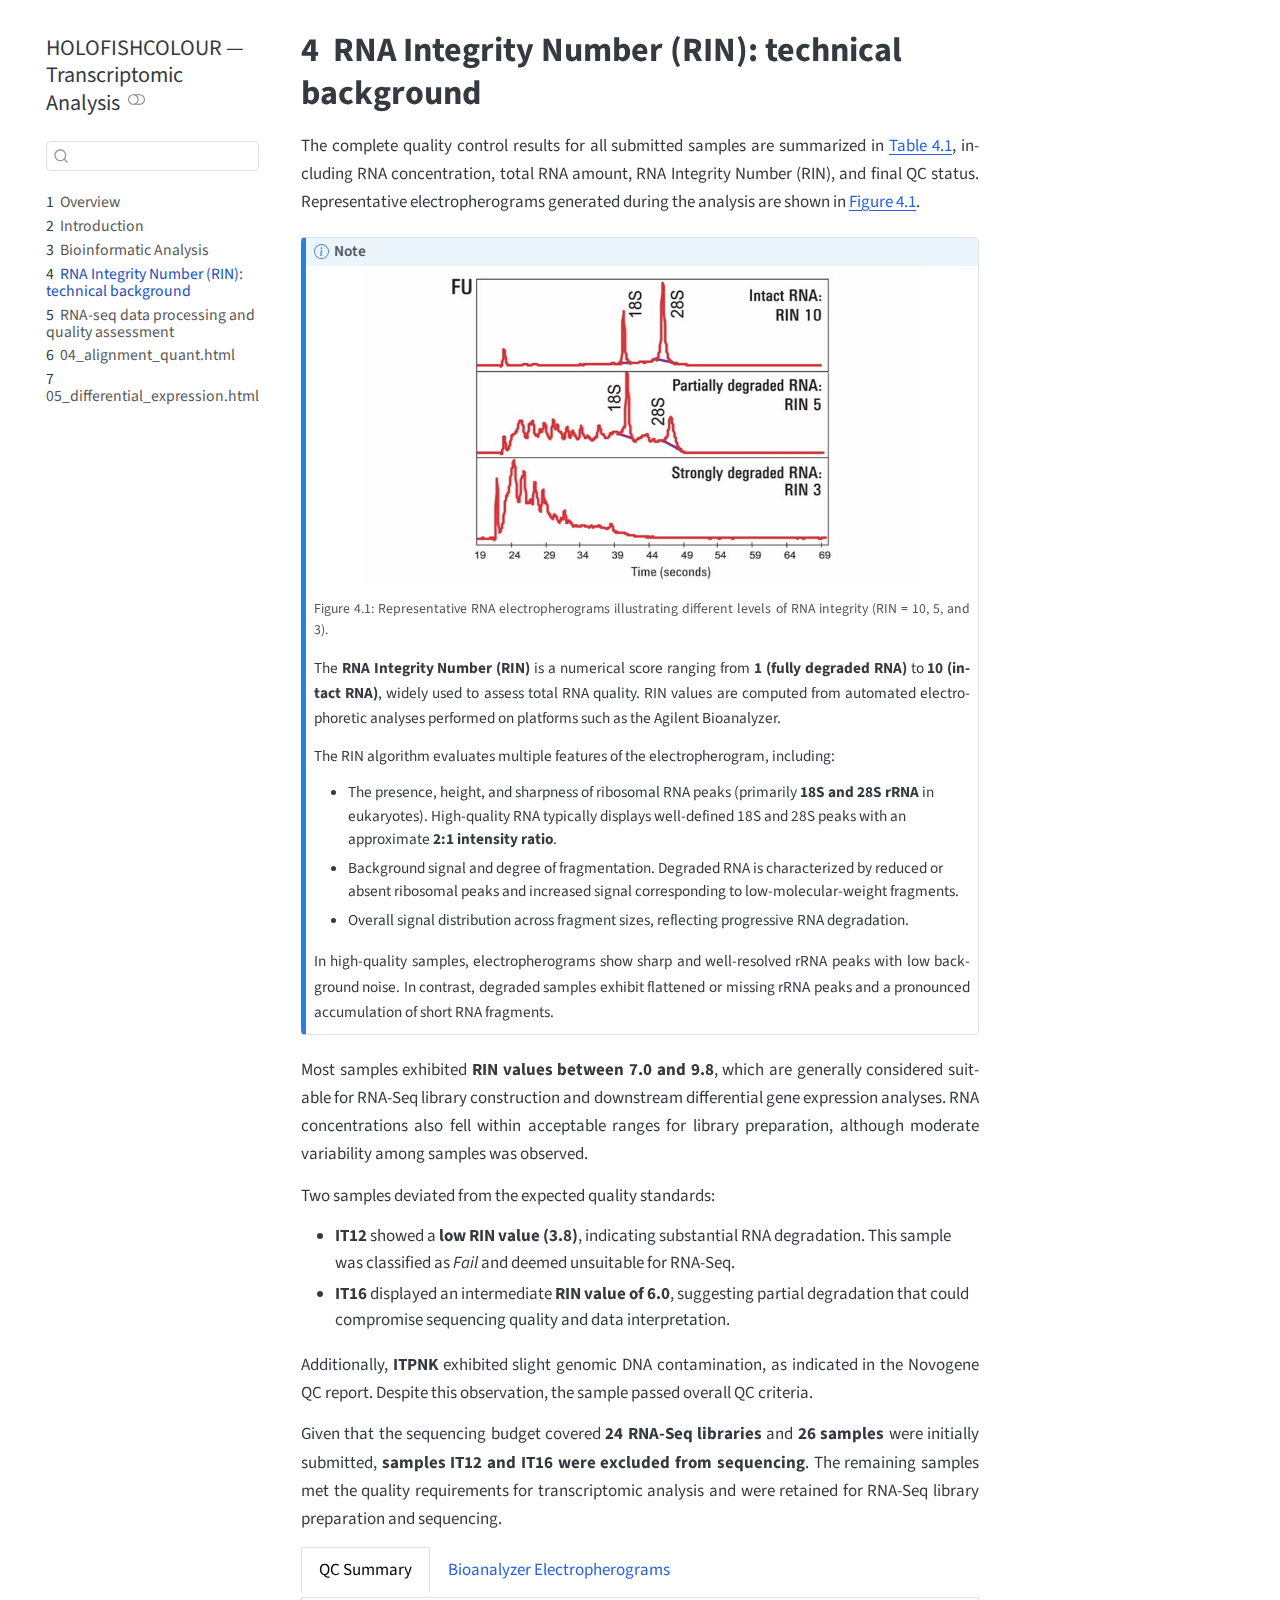
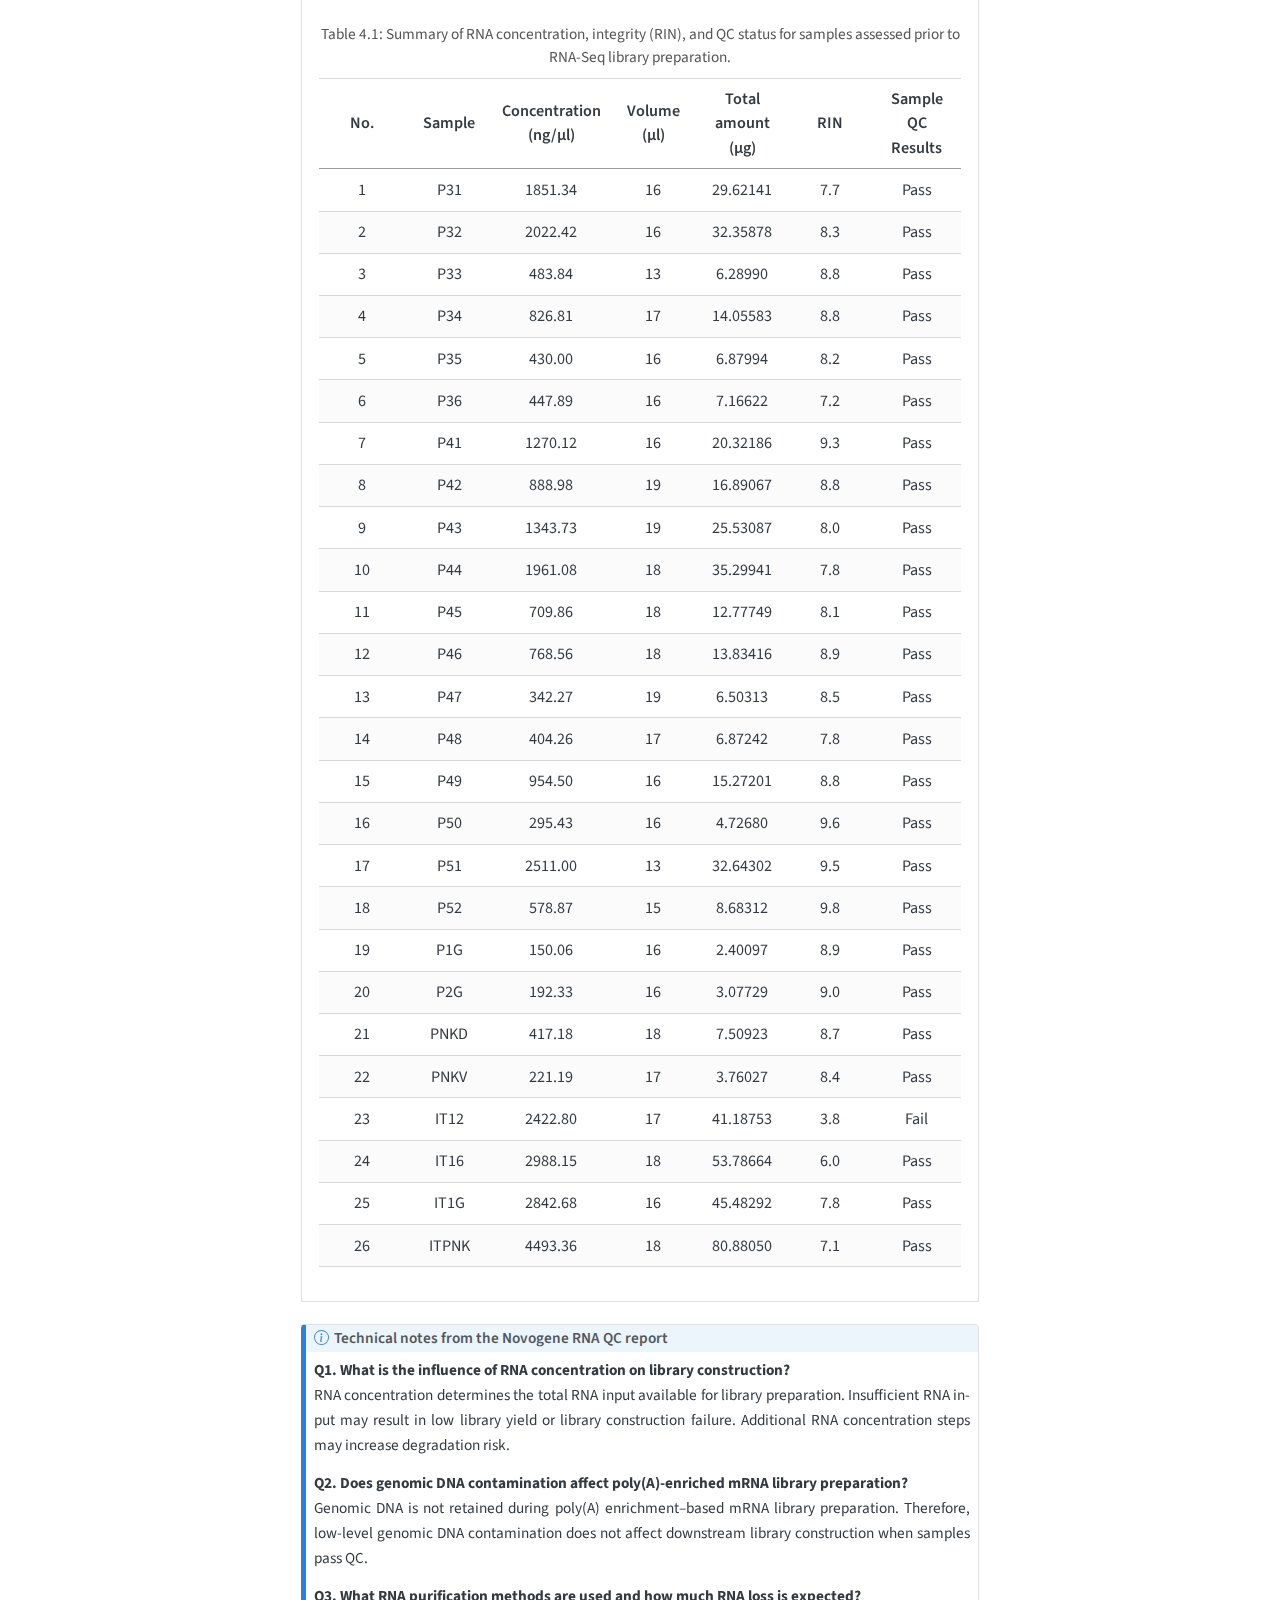
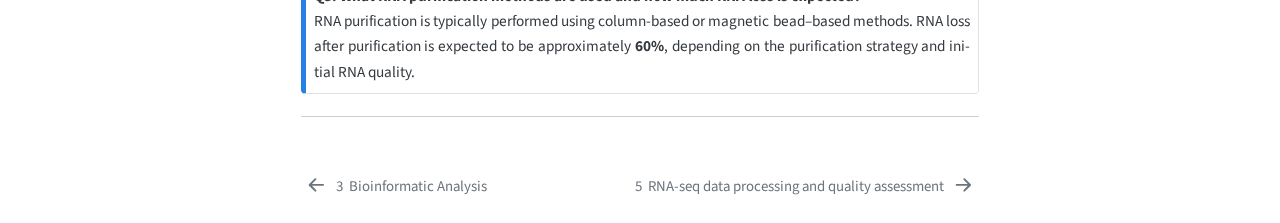
<file: Transcriptomics/_book/chapters/03_results.html>
<!DOCTYPE html>
<html xmlns="http://www.w3.org/1999/xhtml" lang="en" xml:lang="en"><head>

<meta charset="utf-8">
<meta name="generator" content="quarto-1.8.26">

<meta name="viewport" content="width=device-width, initial-scale=1.0, user-scalable=yes">


<title>4&nbsp; RNA Integrity Number (RIN): technical background – HOLOFISHCOLOUR — Transcriptomic Analysis</title>
<style>
code{white-space: pre-wrap;}
span.smallcaps{font-variant: small-caps;}
div.columns{display: flex; gap: min(4vw, 1.5em);}
div.column{flex: auto; overflow-x: auto;}
div.hanging-indent{margin-left: 1.5em; text-indent: -1.5em;}
ul.task-list{list-style: none;}
ul.task-list li input[type="checkbox"] {
  width: 0.8em;
  margin: 0 0.8em 0.2em -1em; /* quarto-specific, see https://github.com/quarto-dev/quarto-cli/issues/4556 */ 
  vertical-align: middle;
}
</style>


<script src="../site_libs/quarto-nav/quarto-nav.js"></script>
<script src="../site_libs/quarto-nav/headroom.min.js"></script>
<script src="../site_libs/clipboard/clipboard.min.js"></script>
<script src="../site_libs/quarto-search/autocomplete.umd.js"></script>
<script src="../site_libs/quarto-search/fuse.min.js"></script>
<script src="../site_libs/quarto-search/quarto-search.js"></script>
<meta name="quarto:offset" content="../">
<link href="../chapters/03_qc_multiqc.html" rel="next">
<link href="../chapters/02_methods_nfcore.html" rel="prev">
<script src="../site_libs/quarto-html/quarto.js" type="module"></script>
<script src="../site_libs/quarto-html/tabsets/tabsets.js" type="module"></script>
<script src="../site_libs/quarto-html/axe/axe-check.js" type="module"></script>
<script src="../site_libs/quarto-html/popper.min.js"></script>
<script src="../site_libs/quarto-html/tippy.umd.min.js"></script>
<script src="../site_libs/quarto-html/anchor.min.js"></script>
<link href="../site_libs/quarto-html/tippy.css" rel="stylesheet">
<link href="../site_libs/quarto-html/quarto-syntax-highlighting-587c61ba64f3a5504c4d52d930310e48.css" rel="stylesheet" class="quarto-color-scheme" id="quarto-text-highlighting-styles">
<link href="../site_libs/quarto-html/quarto-syntax-highlighting-dark-b758ccaa5987ceb1b75504551e579abf.css" rel="stylesheet" class="quarto-color-scheme quarto-color-alternate" id="quarto-text-highlighting-styles">
<link href="../site_libs/quarto-html/quarto-syntax-highlighting-587c61ba64f3a5504c4d52d930310e48.css" rel="stylesheet" class="quarto-color-scheme-extra" id="quarto-text-highlighting-styles">
<script src="../site_libs/bootstrap/bootstrap.min.js"></script>
<link href="../site_libs/bootstrap/bootstrap-icons.css" rel="stylesheet">
<link href="../site_libs/bootstrap/bootstrap-0dd2bd5de344125cf763a379ddc3eb04.min.css" rel="stylesheet" append-hash="true" class="quarto-color-scheme" id="quarto-bootstrap" data-mode="light">
<link href="../site_libs/bootstrap/bootstrap-dark-7e34ecb6a0e7991f0346b0751d4a7c3f.min.css" rel="stylesheet" append-hash="true" class="quarto-color-scheme quarto-color-alternate" id="quarto-bootstrap" data-mode="dark">
<link href="../site_libs/bootstrap/bootstrap-0dd2bd5de344125cf763a379ddc3eb04.min.css" rel="stylesheet" append-hash="true" class="quarto-color-scheme-extra" id="quarto-bootstrap" data-mode="light">
<script id="quarto-search-options" type="application/json">{
  "location": "sidebar",
  "copy-button": false,
  "collapse-after": 3,
  "panel-placement": "start",
  "type": "textbox",
  "limit": 50,
  "keyboard-shortcut": [
    "f",
    "/",
    "s"
  ],
  "show-item-context": false,
  "language": {
    "search-no-results-text": "No results",
    "search-matching-documents-text": "matching documents",
    "search-copy-link-title": "Copy link to search",
    "search-hide-matches-text": "Hide additional matches",
    "search-more-match-text": "more match in this document",
    "search-more-matches-text": "more matches in this document",
    "search-clear-button-title": "Clear",
    "search-text-placeholder": "",
    "search-detached-cancel-button-title": "Cancel",
    "search-submit-button-title": "Submit",
    "search-label": "Search"
  }
}</script>


<link rel="stylesheet" href="../styles.css">
</head>

<body class="nav-sidebar floating quarto-light"><script id="quarto-html-before-body" type="application/javascript">
    const toggleBodyColorMode = (bsSheetEl) => {
      const mode = bsSheetEl.getAttribute("data-mode");
      const bodyEl = window.document.querySelector("body");
      if (mode === "dark") {
        bodyEl.classList.add("quarto-dark");
        bodyEl.classList.remove("quarto-light");
      } else {
        bodyEl.classList.add("quarto-light");
        bodyEl.classList.remove("quarto-dark");
      }
    }
    const toggleBodyColorPrimary = () => {
      const bsSheetEl = window.document.querySelector("link#quarto-bootstrap:not([rel=disabled-stylesheet])");
      if (bsSheetEl) {
        toggleBodyColorMode(bsSheetEl);
      }
    }
    const setColorSchemeToggle = (alternate) => {
      const toggles = window.document.querySelectorAll('.quarto-color-scheme-toggle');
      for (let i=0; i < toggles.length; i++) {
        const toggle = toggles[i];
        if (toggle) {
          if (alternate) {
            toggle.classList.add("alternate");
          } else {
            toggle.classList.remove("alternate");
          }
        }
      }
    };
    const toggleColorMode = (alternate) => {
      // Switch the stylesheets
      const primaryStylesheets = window.document.querySelectorAll('link.quarto-color-scheme:not(.quarto-color-alternate)');
      const alternateStylesheets = window.document.querySelectorAll('link.quarto-color-scheme.quarto-color-alternate');
      manageTransitions('#quarto-margin-sidebar .nav-link', false);
      if (alternate) {
        // note: dark is layered on light, we don't disable primary!
        enableStylesheet(alternateStylesheets);
        for (const sheetNode of alternateStylesheets) {
          if (sheetNode.id === "quarto-bootstrap") {
            toggleBodyColorMode(sheetNode);
          }
        }
      } else {
        disableStylesheet(alternateStylesheets);
        enableStylesheet(primaryStylesheets)
        toggleBodyColorPrimary();
      }
      manageTransitions('#quarto-margin-sidebar .nav-link', true);
      // Switch the toggles
      setColorSchemeToggle(alternate)
      // Hack to workaround the fact that safari doesn't
      // properly recolor the scrollbar when toggling (#1455)
      if (navigator.userAgent.indexOf('Safari') > 0 && navigator.userAgent.indexOf('Chrome') == -1) {
        manageTransitions("body", false);
        window.scrollTo(0, 1);
        setTimeout(() => {
          window.scrollTo(0, 0);
          manageTransitions("body", true);
        }, 40);
      }
    }
    const disableStylesheet = (stylesheets) => {
      for (let i=0; i < stylesheets.length; i++) {
        const stylesheet = stylesheets[i];
        stylesheet.rel = 'disabled-stylesheet';
      }
    }
    const enableStylesheet = (stylesheets) => {
      for (let i=0; i < stylesheets.length; i++) {
        const stylesheet = stylesheets[i];
        if(stylesheet.rel !== 'stylesheet') { // for Chrome, which will still FOUC without this check
          stylesheet.rel = 'stylesheet';
        }
      }
    }
    const manageTransitions = (selector, allowTransitions) => {
      const els = window.document.querySelectorAll(selector);
      for (let i=0; i < els.length; i++) {
        const el = els[i];
        if (allowTransitions) {
          el.classList.remove('notransition');
        } else {
          el.classList.add('notransition');
        }
      }
    }
    const isFileUrl = () => {
      return window.location.protocol === 'file:';
    }
    const hasAlternateSentinel = () => {
      let styleSentinel = getColorSchemeSentinel();
      if (styleSentinel !== null) {
        return styleSentinel === "alternate";
      } else {
        return false;
      }
    }
    const setStyleSentinel = (alternate) => {
      const value = alternate ? "alternate" : "default";
      if (!isFileUrl()) {
        window.localStorage.setItem("quarto-color-scheme", value);
      } else {
        localAlternateSentinel = value;
      }
    }
    const getColorSchemeSentinel = () => {
      if (!isFileUrl()) {
        const storageValue = window.localStorage.getItem("quarto-color-scheme");
        return storageValue != null ? storageValue : localAlternateSentinel;
      } else {
        return localAlternateSentinel;
      }
    }
    const toggleGiscusIfUsed = (isAlternate, darkModeDefault) => {
      const baseTheme = document.querySelector('#giscus-base-theme')?.value ?? 'light';
      const alternateTheme = document.querySelector('#giscus-alt-theme')?.value ?? 'dark';
      let newTheme = '';
      if(authorPrefersDark) {
        newTheme = isAlternate ? baseTheme : alternateTheme;
      } else {
        newTheme = isAlternate ? alternateTheme : baseTheme;
      }
      const changeGiscusTheme = () => {
        // From: https://github.com/giscus/giscus/issues/336
        const sendMessage = (message) => {
          const iframe = document.querySelector('iframe.giscus-frame');
          if (!iframe) return;
          iframe.contentWindow.postMessage({ giscus: message }, 'https://giscus.app');
        }
        sendMessage({
          setConfig: {
            theme: newTheme
          }
        });
      }
      const isGiscussLoaded = window.document.querySelector('iframe.giscus-frame') !== null;
      if (isGiscussLoaded) {
        changeGiscusTheme();
      }
    };
    const authorPrefersDark = false;
    const darkModeDefault = authorPrefersDark;
      document.querySelector('link#quarto-text-highlighting-styles.quarto-color-scheme-extra').rel = 'disabled-stylesheet';
      document.querySelector('link#quarto-bootstrap.quarto-color-scheme-extra').rel = 'disabled-stylesheet';
    let localAlternateSentinel = darkModeDefault ? 'alternate' : 'default';
    // Dark / light mode switch
    window.quartoToggleColorScheme = () => {
      // Read the current dark / light value
      let toAlternate = !hasAlternateSentinel();
      toggleColorMode(toAlternate);
      setStyleSentinel(toAlternate);
      toggleGiscusIfUsed(toAlternate, darkModeDefault);
      window.dispatchEvent(new Event('resize'));
    };
    // Switch to dark mode if need be
    if (hasAlternateSentinel()) {
      toggleColorMode(true);
    } else {
      toggleColorMode(false);
    }
  </script>

<div id="quarto-search-results"></div>
  <header id="quarto-header" class="headroom fixed-top">
  <nav class="quarto-secondary-nav">
    <div class="container-fluid d-flex">
      <button type="button" class="quarto-btn-toggle btn" data-bs-toggle="collapse" role="button" data-bs-target=".quarto-sidebar-collapse-item" aria-controls="quarto-sidebar" aria-expanded="false" aria-label="Toggle sidebar navigation" onclick="if (window.quartoToggleHeadroom) { window.quartoToggleHeadroom(); }">
        <i class="bi bi-layout-text-sidebar-reverse"></i>
      </button>
        <nav class="quarto-page-breadcrumbs" aria-label="breadcrumb"><ol class="breadcrumb"><li class="breadcrumb-item"><a href="../chapters/03_results.html"><span class="chapter-number">4</span>&nbsp; <span class="chapter-title">RNA Integrity Number (RIN): technical background</span></a></li></ol></nav>
        <a class="flex-grow-1" role="navigation" data-bs-toggle="collapse" data-bs-target=".quarto-sidebar-collapse-item" aria-controls="quarto-sidebar" aria-expanded="false" aria-label="Toggle sidebar navigation" onclick="if (window.quartoToggleHeadroom) { window.quartoToggleHeadroom(); }">      
        </a>
      <button type="button" class="btn quarto-search-button" aria-label="Search" onclick="window.quartoOpenSearch();">
        <i class="bi bi-search"></i>
      </button>
    </div>
  </nav>
</header>
<!-- content -->
<div id="quarto-content" class="quarto-container page-columns page-rows-contents page-layout-article">
<!-- sidebar -->
  <nav id="quarto-sidebar" class="sidebar collapse collapse-horizontal quarto-sidebar-collapse-item sidebar-navigation floating overflow-auto">
    <div class="pt-lg-2 mt-2 text-left sidebar-header">
    <div class="sidebar-title mb-0 py-0">
      <a href="../">HOLOFISHCOLOUR — Transcriptomic Analysis</a> 
        <div class="sidebar-tools-main">
  <a href="" class="quarto-color-scheme-toggle quarto-navigation-tool  px-1" onclick="window.quartoToggleColorScheme(); return false;" title="Toggle dark mode"><i class="bi"></i></a>
</div>
    </div>
      </div>
        <div class="mt-2 flex-shrink-0 align-items-center">
        <div class="sidebar-search">
        <div id="quarto-search" class="" title="Search"></div>
        </div>
        </div>
    <div class="sidebar-menu-container"> 
    <ul class="list-unstyled mt-1">
        <li class="sidebar-item">
  <div class="sidebar-item-container"> 
  <a href="../index.html" class="sidebar-item-text sidebar-link">
 <span class="menu-text"><span class="chapter-number">1</span>&nbsp; <span class="chapter-title">Overview</span></span></a>
  </div>
</li>
        <li class="sidebar-item">
  <div class="sidebar-item-container"> 
  <a href="../chapters/01_intro.html" class="sidebar-item-text sidebar-link">
 <span class="menu-text"><span class="chapter-number">2</span>&nbsp; <span class="chapter-title">Introduction</span></span></a>
  </div>
</li>
        <li class="sidebar-item">
  <div class="sidebar-item-container"> 
  <a href="../chapters/02_methods_nfcore.html" class="sidebar-item-text sidebar-link">
 <span class="menu-text"><span class="chapter-number">3</span>&nbsp; <span class="chapter-title">Bioinformatic Analysis</span></span></a>
  </div>
</li>
        <li class="sidebar-item">
  <div class="sidebar-item-container"> 
  <a href="../chapters/03_results.html" class="sidebar-item-text sidebar-link active">
 <span class="menu-text"><span class="chapter-number">4</span>&nbsp; <span class="chapter-title">RNA Integrity Number (RIN): technical background</span></span></a>
  </div>
</li>
        <li class="sidebar-item">
  <div class="sidebar-item-container"> 
  <a href="../chapters/03_qc_multiqc.html" class="sidebar-item-text sidebar-link">
 <span class="menu-text"><span class="chapter-number">5</span>&nbsp; <span class="chapter-title">RNA-seq data processing and quality assessment</span></span></a>
  </div>
</li>
        <li class="sidebar-item">
  <div class="sidebar-item-container"> 
  <a href="../chapters/04_alignment_quant.html" class="sidebar-item-text sidebar-link">
 <span class="menu-text"><span class="chapter-number">6</span>&nbsp; <span class="chapter-title">04_alignment_quant.html</span></span></a>
  </div>
</li>
        <li class="sidebar-item">
  <div class="sidebar-item-container"> 
  <a href="../chapters/05_differential_expression.html" class="sidebar-item-text sidebar-link">
 <span class="menu-text"><span class="chapter-number">7</span>&nbsp; <span class="chapter-title">05_differential_expression.html</span></span></a>
  </div>
</li>
    </ul>
    </div>
    
</nav>
<div id="quarto-sidebar-glass" class="quarto-sidebar-collapse-item" data-bs-toggle="collapse" data-bs-target=".quarto-sidebar-collapse-item"></div>
<!-- margin-sidebar -->
    <div id="quarto-margin-sidebar" class="sidebar margin-sidebar zindex-bottom">
    </div>
<!-- main -->
<main class="content" id="quarto-document-content">


<header id="title-block-header" class="quarto-title-block default">
<div class="quarto-title">
<h1 class="title"><span class="chapter-number">4</span>&nbsp; <span class="chapter-title">RNA Integrity Number (RIN): technical background</span></h1>
</div>



<div class="quarto-title-meta">

    
  
    
  </div>
  


</header>


<p>The complete quality control results for all submitted samples are summarized in <a href="#tbl-rnaseq-qc" class="quarto-xref">Table&nbsp;<span>4.1</span></a>, including RNA concentration, total RNA amount, RNA Integrity Number (RIN), and final QC status. Representative electropherograms generated during the analysis are shown in <a href="#fig-rin-electropherograms" class="quarto-xref">Figure&nbsp;<span>4.1</span></a>.</p>
<div class="callout callout-style-default callout-note callout-titled">
<div class="callout-header d-flex align-content-center">
<div class="callout-icon-container">
<i class="callout-icon"></i>
</div>
<div class="callout-title-container flex-fill">
Note
</div>
</div>
<div class="callout-body-container callout-body">
<div id="fig-rin-electropherograms" class="quarto-float quarto-figure quarto-figure-center anchored">
<figure class="quarto-float quarto-float-fig figure">
<div aria-describedby="fig-rin-electropherograms-caption-0ceaefa1-69ba-4598-a22c-09a6ac19f8ca">
<img src="../figures/01_intro/RIN_explanation.png" class="img-fluid figure-img" style="width:85.0%">
</div>
<figcaption class="quarto-float-caption-bottom quarto-float-caption quarto-float-fig" id="fig-rin-electropherograms-caption-0ceaefa1-69ba-4598-a22c-09a6ac19f8ca">
Figure&nbsp;4.1: Representative RNA electropherograms illustrating different levels of RNA integrity (RIN = 10, 5, and 3).
</figcaption>
</figure>
</div>
<p>The <strong>RNA Integrity Number (RIN)</strong> is a numerical score ranging from <strong>1 (fully degraded RNA)</strong> to <strong>10 (intact RNA)</strong>, widely used to assess total RNA quality. RIN values are computed from automated electrophoretic analyses performed on platforms such as the Agilent Bioanalyzer.</p>
<p>The RIN algorithm evaluates multiple features of the electropherogram, including:</p>
<ul>
<li>The presence, height, and sharpness of ribosomal RNA peaks (primarily <strong>18S and 28S rRNA</strong> in eukaryotes). High-quality RNA typically displays well-defined 18S and 28S peaks with an approximate <strong>2:1 intensity ratio</strong>.</li>
<li>Background signal and degree of fragmentation. Degraded RNA is characterized by reduced or absent ribosomal peaks and increased signal corresponding to low-molecular-weight fragments.</li>
<li>Overall signal distribution across fragment sizes, reflecting progressive RNA degradation.</li>
</ul>
<p>In high-quality samples, electropherograms show sharp and well-resolved rRNA peaks with low background noise. In contrast, degraded samples exhibit flattened or missing rRNA peaks and a pronounced accumulation of short RNA fragments.</p>
</div>
</div>
<p>Most samples exhibited <strong>RIN values between 7.0 and 9.8</strong>, which are generally considered suitable for RNA-Seq library construction and downstream differential gene expression analyses. RNA concentrations also fell within acceptable ranges for library preparation, although moderate variability among samples was observed.</p>
<p>Two samples deviated from the expected quality standards:</p>
<ul>
<li><strong>IT12</strong> showed a <strong>low RIN value (3.8)</strong>, indicating substantial RNA degradation. This sample was classified as <em>Fail</em> and deemed unsuitable for RNA-Seq.</li>
<li><strong>IT16</strong> displayed an intermediate <strong>RIN value of 6.0</strong>, suggesting partial degradation that could compromise sequencing quality and data interpretation.</li>
</ul>
<p>Additionally, <strong>ITPNK</strong> exhibited slight genomic DNA contamination, as indicated in the Novogene QC report. Despite this observation, the sample passed overall QC criteria.</p>
<p>Given that the sequencing budget covered <strong>24 RNA-Seq libraries</strong> and <strong>26 samples</strong> were initially submitted, <strong>samples IT12 and IT16 were excluded from sequencing</strong>. The remaining samples met the quality requirements for transcriptomic analysis and were retained for RNA-Seq library preparation and sequencing.</p>
<div class="tabset-margin-container"></div><div class="panel-tabset">
<ul class="nav nav-tabs" role="tablist"><li class="nav-item" role="presentation"><a class="nav-link active" id="tabset-2-1-tab" data-bs-toggle="tab" data-bs-target="#tabset-2-1" role="tab" aria-controls="tabset-2-1" aria-selected="true" href="" aria-current="page">QC Summary</a></li><li class="nav-item" role="presentation"><a class="nav-link" id="tabset-2-2-tab" data-bs-toggle="tab" data-bs-target="#tabset-2-2" role="tab" aria-controls="tabset-2-2" aria-selected="false" href="">Bioanalyzer Electropherograms</a></li></ul>
<div class="tab-content">
<div id="tabset-2-1" class="tab-pane active" role="tabpanel" aria-labelledby="tabset-2-1-tab">
<div id="tbl-rnaseq-qc" class="quarto-float quarto-figure quarto-figure-center anchored">
<figure class="quarto-float quarto-float-tbl figure">
<figcaption class="quarto-float-caption-top quarto-float-caption quarto-float-tbl" id="tbl-rnaseq-qc-caption-0ceaefa1-69ba-4598-a22c-09a6ac19f8ca">
Table&nbsp;4.1: Summary of RNA concentration, integrity (RIN), and QC status for samples assessed prior to RNA-Seq library preparation.
</figcaption>
<div aria-describedby="tbl-rnaseq-qc-caption-0ceaefa1-69ba-4598-a22c-09a6ac19f8ca">
<table class="caption-top table">
<colgroup>
<col style="width: 14%">
<col style="width: 14%">
<col style="width: 14%">
<col style="width: 14%">
<col style="width: 14%">
<col style="width: 14%">
<col style="width: 14%">
</colgroup>
<thead>
<tr class="header">
<th style="text-align: center;">No.</th>
<th style="text-align: center;">Sample</th>
<th style="text-align: center;">Concentration (ng/µl)</th>
<th style="text-align: center;">Volume (µl)</th>
<th style="text-align: center;">Total amount (µg)</th>
<th style="text-align: center;">RIN</th>
<th style="text-align: center;">Sample QC Results</th>
</tr>
</thead>
<tbody>
<tr class="odd">
<td style="text-align: center;">1</td>
<td style="text-align: center;">P31</td>
<td style="text-align: center;">1851.34</td>
<td style="text-align: center;">16</td>
<td style="text-align: center;">29.62141</td>
<td style="text-align: center;">7.7</td>
<td style="text-align: center;">Pass</td>
</tr>
<tr class="even">
<td style="text-align: center;">2</td>
<td style="text-align: center;">P32</td>
<td style="text-align: center;">2022.42</td>
<td style="text-align: center;">16</td>
<td style="text-align: center;">32.35878</td>
<td style="text-align: center;">8.3</td>
<td style="text-align: center;">Pass</td>
</tr>
<tr class="odd">
<td style="text-align: center;">3</td>
<td style="text-align: center;">P33</td>
<td style="text-align: center;">483.84</td>
<td style="text-align: center;">13</td>
<td style="text-align: center;">6.28990</td>
<td style="text-align: center;">8.8</td>
<td style="text-align: center;">Pass</td>
</tr>
<tr class="even">
<td style="text-align: center;">4</td>
<td style="text-align: center;">P34</td>
<td style="text-align: center;">826.81</td>
<td style="text-align: center;">17</td>
<td style="text-align: center;">14.05583</td>
<td style="text-align: center;">8.8</td>
<td style="text-align: center;">Pass</td>
</tr>
<tr class="odd">
<td style="text-align: center;">5</td>
<td style="text-align: center;">P35</td>
<td style="text-align: center;">430.00</td>
<td style="text-align: center;">16</td>
<td style="text-align: center;">6.87994</td>
<td style="text-align: center;">8.2</td>
<td style="text-align: center;">Pass</td>
</tr>
<tr class="even">
<td style="text-align: center;">6</td>
<td style="text-align: center;">P36</td>
<td style="text-align: center;">447.89</td>
<td style="text-align: center;">16</td>
<td style="text-align: center;">7.16622</td>
<td style="text-align: center;">7.2</td>
<td style="text-align: center;">Pass</td>
</tr>
<tr class="odd">
<td style="text-align: center;">7</td>
<td style="text-align: center;">P41</td>
<td style="text-align: center;">1270.12</td>
<td style="text-align: center;">16</td>
<td style="text-align: center;">20.32186</td>
<td style="text-align: center;">9.3</td>
<td style="text-align: center;">Pass</td>
</tr>
<tr class="even">
<td style="text-align: center;">8</td>
<td style="text-align: center;">P42</td>
<td style="text-align: center;">888.98</td>
<td style="text-align: center;">19</td>
<td style="text-align: center;">16.89067</td>
<td style="text-align: center;">8.8</td>
<td style="text-align: center;">Pass</td>
</tr>
<tr class="odd">
<td style="text-align: center;">9</td>
<td style="text-align: center;">P43</td>
<td style="text-align: center;">1343.73</td>
<td style="text-align: center;">19</td>
<td style="text-align: center;">25.53087</td>
<td style="text-align: center;">8.0</td>
<td style="text-align: center;">Pass</td>
</tr>
<tr class="even">
<td style="text-align: center;">10</td>
<td style="text-align: center;">P44</td>
<td style="text-align: center;">1961.08</td>
<td style="text-align: center;">18</td>
<td style="text-align: center;">35.29941</td>
<td style="text-align: center;">7.8</td>
<td style="text-align: center;">Pass</td>
</tr>
<tr class="odd">
<td style="text-align: center;">11</td>
<td style="text-align: center;">P45</td>
<td style="text-align: center;">709.86</td>
<td style="text-align: center;">18</td>
<td style="text-align: center;">12.77749</td>
<td style="text-align: center;">8.1</td>
<td style="text-align: center;">Pass</td>
</tr>
<tr class="even">
<td style="text-align: center;">12</td>
<td style="text-align: center;">P46</td>
<td style="text-align: center;">768.56</td>
<td style="text-align: center;">18</td>
<td style="text-align: center;">13.83416</td>
<td style="text-align: center;">8.9</td>
<td style="text-align: center;">Pass</td>
</tr>
<tr class="odd">
<td style="text-align: center;">13</td>
<td style="text-align: center;">P47</td>
<td style="text-align: center;">342.27</td>
<td style="text-align: center;">19</td>
<td style="text-align: center;">6.50313</td>
<td style="text-align: center;">8.5</td>
<td style="text-align: center;">Pass</td>
</tr>
<tr class="even">
<td style="text-align: center;">14</td>
<td style="text-align: center;">P48</td>
<td style="text-align: center;">404.26</td>
<td style="text-align: center;">17</td>
<td style="text-align: center;">6.87242</td>
<td style="text-align: center;">7.8</td>
<td style="text-align: center;">Pass</td>
</tr>
<tr class="odd">
<td style="text-align: center;">15</td>
<td style="text-align: center;">P49</td>
<td style="text-align: center;">954.50</td>
<td style="text-align: center;">16</td>
<td style="text-align: center;">15.27201</td>
<td style="text-align: center;">8.8</td>
<td style="text-align: center;">Pass</td>
</tr>
<tr class="even">
<td style="text-align: center;">16</td>
<td style="text-align: center;">P50</td>
<td style="text-align: center;">295.43</td>
<td style="text-align: center;">16</td>
<td style="text-align: center;">4.72680</td>
<td style="text-align: center;">9.6</td>
<td style="text-align: center;">Pass</td>
</tr>
<tr class="odd">
<td style="text-align: center;">17</td>
<td style="text-align: center;">P51</td>
<td style="text-align: center;">2511.00</td>
<td style="text-align: center;">13</td>
<td style="text-align: center;">32.64302</td>
<td style="text-align: center;">9.5</td>
<td style="text-align: center;">Pass</td>
</tr>
<tr class="even">
<td style="text-align: center;">18</td>
<td style="text-align: center;">P52</td>
<td style="text-align: center;">578.87</td>
<td style="text-align: center;">15</td>
<td style="text-align: center;">8.68312</td>
<td style="text-align: center;">9.8</td>
<td style="text-align: center;">Pass</td>
</tr>
<tr class="odd">
<td style="text-align: center;">19</td>
<td style="text-align: center;">P1G</td>
<td style="text-align: center;">150.06</td>
<td style="text-align: center;">16</td>
<td style="text-align: center;">2.40097</td>
<td style="text-align: center;">8.9</td>
<td style="text-align: center;">Pass</td>
</tr>
<tr class="even">
<td style="text-align: center;">20</td>
<td style="text-align: center;">P2G</td>
<td style="text-align: center;">192.33</td>
<td style="text-align: center;">16</td>
<td style="text-align: center;">3.07729</td>
<td style="text-align: center;">9.0</td>
<td style="text-align: center;">Pass</td>
</tr>
<tr class="odd">
<td style="text-align: center;">21</td>
<td style="text-align: center;">PNKD</td>
<td style="text-align: center;">417.18</td>
<td style="text-align: center;">18</td>
<td style="text-align: center;">7.50923</td>
<td style="text-align: center;">8.7</td>
<td style="text-align: center;">Pass</td>
</tr>
<tr class="even">
<td style="text-align: center;">22</td>
<td style="text-align: center;">PNKV</td>
<td style="text-align: center;">221.19</td>
<td style="text-align: center;">17</td>
<td style="text-align: center;">3.76027</td>
<td style="text-align: center;">8.4</td>
<td style="text-align: center;">Pass</td>
</tr>
<tr class="odd">
<td style="text-align: center;">23</td>
<td style="text-align: center;">IT12</td>
<td style="text-align: center;">2422.80</td>
<td style="text-align: center;">17</td>
<td style="text-align: center;">41.18753</td>
<td style="text-align: center;">3.8</td>
<td style="text-align: center;">Fail</td>
</tr>
<tr class="even">
<td style="text-align: center;">24</td>
<td style="text-align: center;">IT16</td>
<td style="text-align: center;">2988.15</td>
<td style="text-align: center;">18</td>
<td style="text-align: center;">53.78664</td>
<td style="text-align: center;">6.0</td>
<td style="text-align: center;">Pass</td>
</tr>
<tr class="odd">
<td style="text-align: center;">25</td>
<td style="text-align: center;">IT1G</td>
<td style="text-align: center;">2842.68</td>
<td style="text-align: center;">16</td>
<td style="text-align: center;">45.48292</td>
<td style="text-align: center;">7.8</td>
<td style="text-align: center;">Pass</td>
</tr>
<tr class="even">
<td style="text-align: center;">26</td>
<td style="text-align: center;">ITPNK</td>
<td style="text-align: center;">4493.36</td>
<td style="text-align: center;">18</td>
<td style="text-align: center;">80.88050</td>
<td style="text-align: center;">7.1</td>
<td style="text-align: center;">Pass</td>
</tr>
</tbody>
</table>
</div>
</figure>
</div>
</div>
<div id="tabset-2-2" class="tab-pane" role="tabpanel" aria-labelledby="tabset-2-2-tab">
<div>
<div class="tabset-margin-container"></div><div class="panel-tabset">
<ul class="nav nav-tabs" role="tablist"><li class="nav-item" role="presentation"><a class="nav-link active" id="tabset-1-1-tab" data-bs-toggle="tab" data-bs-target="#tabset-1-1" role="tab" aria-controls="tabset-1-1" aria-selected="true" href="">IT12</a></li><li class="nav-item" role="presentation"><a class="nav-link" id="tabset-1-2-tab" data-bs-toggle="tab" data-bs-target="#tabset-1-2" role="tab" aria-controls="tabset-1-2" aria-selected="false" href="">IT16</a></li><li class="nav-item" role="presentation"><a class="nav-link" id="tabset-1-3-tab" data-bs-toggle="tab" data-bs-target="#tabset-1-3" role="tab" aria-controls="tabset-1-3" aria-selected="false" href="">IT1G</a></li><li class="nav-item" role="presentation"><a class="nav-link" id="tabset-1-4-tab" data-bs-toggle="tab" data-bs-target="#tabset-1-4" role="tab" aria-controls="tabset-1-4" aria-selected="false" href="">ITPNK</a></li><li class="nav-item" role="presentation"><a class="nav-link" id="tabset-1-5-tab" data-bs-toggle="tab" data-bs-target="#tabset-1-5" role="tab" aria-controls="tabset-1-5" aria-selected="false" href="">PNKD</a></li><li class="nav-item" role="presentation"><a class="nav-link" id="tabset-1-6-tab" data-bs-toggle="tab" data-bs-target="#tabset-1-6" role="tab" aria-controls="tabset-1-6" aria-selected="false" href="">PNKV</a></li><li class="nav-item" role="presentation"><a class="nav-link" id="tabset-1-7-tab" data-bs-toggle="tab" data-bs-target="#tabset-1-7" role="tab" aria-controls="tabset-1-7" aria-selected="false" href="">P1G</a></li><li class="nav-item" role="presentation"><a class="nav-link" id="tabset-1-8-tab" data-bs-toggle="tab" data-bs-target="#tabset-1-8" role="tab" aria-controls="tabset-1-8" aria-selected="false" href="">P2G</a></li><li class="nav-item" role="presentation"><a class="nav-link" id="tabset-1-9-tab" data-bs-toggle="tab" data-bs-target="#tabset-1-9" role="tab" aria-controls="tabset-1-9" aria-selected="false" href="">P31</a></li><li class="nav-item" role="presentation"><a class="nav-link" id="tabset-1-10-tab" data-bs-toggle="tab" data-bs-target="#tabset-1-10" role="tab" aria-controls="tabset-1-10" aria-selected="false" href="">P32</a></li><li class="nav-item" role="presentation"><a class="nav-link" id="tabset-1-11-tab" data-bs-toggle="tab" data-bs-target="#tabset-1-11" role="tab" aria-controls="tabset-1-11" aria-selected="false" href="">P33</a></li><li class="nav-item" role="presentation"><a class="nav-link" id="tabset-1-12-tab" data-bs-toggle="tab" data-bs-target="#tabset-1-12" role="tab" aria-controls="tabset-1-12" aria-selected="false" href="">P34</a></li><li class="nav-item" role="presentation"><a class="nav-link" id="tabset-1-13-tab" data-bs-toggle="tab" data-bs-target="#tabset-1-13" role="tab" aria-controls="tabset-1-13" aria-selected="false" href="">P35</a></li><li class="nav-item" role="presentation"><a class="nav-link" id="tabset-1-14-tab" data-bs-toggle="tab" data-bs-target="#tabset-1-14" role="tab" aria-controls="tabset-1-14" aria-selected="false" href="">P36</a></li><li class="nav-item" role="presentation"><a class="nav-link" id="tabset-1-15-tab" data-bs-toggle="tab" data-bs-target="#tabset-1-15" role="tab" aria-controls="tabset-1-15" aria-selected="false" href="">P41</a></li><li class="nav-item" role="presentation"><a class="nav-link" id="tabset-1-16-tab" data-bs-toggle="tab" data-bs-target="#tabset-1-16" role="tab" aria-controls="tabset-1-16" aria-selected="false" href="">P42</a></li><li class="nav-item" role="presentation"><a class="nav-link" id="tabset-1-17-tab" data-bs-toggle="tab" data-bs-target="#tabset-1-17" role="tab" aria-controls="tabset-1-17" aria-selected="false" href="">P43</a></li><li class="nav-item" role="presentation"><a class="nav-link" id="tabset-1-18-tab" data-bs-toggle="tab" data-bs-target="#tabset-1-18" role="tab" aria-controls="tabset-1-18" aria-selected="false" href="">P44</a></li><li class="nav-item" role="presentation"><a class="nav-link" id="tabset-1-19-tab" data-bs-toggle="tab" data-bs-target="#tabset-1-19" role="tab" aria-controls="tabset-1-19" aria-selected="false" href="">P45</a></li><li class="nav-item" role="presentation"><a class="nav-link" id="tabset-1-20-tab" data-bs-toggle="tab" data-bs-target="#tabset-1-20" role="tab" aria-controls="tabset-1-20" aria-selected="false" href="">P46</a></li><li class="nav-item" role="presentation"><a class="nav-link" id="tabset-1-21-tab" data-bs-toggle="tab" data-bs-target="#tabset-1-21" role="tab" aria-controls="tabset-1-21" aria-selected="false" href="">P47</a></li><li class="nav-item" role="presentation"><a class="nav-link" id="tabset-1-22-tab" data-bs-toggle="tab" data-bs-target="#tabset-1-22" role="tab" aria-controls="tabset-1-22" aria-selected="false" href="">P48</a></li><li class="nav-item" role="presentation"><a class="nav-link" id="tabset-1-23-tab" data-bs-toggle="tab" data-bs-target="#tabset-1-23" role="tab" aria-controls="tabset-1-23" aria-selected="false" href="">P49</a></li><li class="nav-item" role="presentation"><a class="nav-link" id="tabset-1-24-tab" data-bs-toggle="tab" data-bs-target="#tabset-1-24" role="tab" aria-controls="tabset-1-24" aria-selected="false" href="">P50</a></li><li class="nav-item" role="presentation"><a class="nav-link" id="tabset-1-25-tab" data-bs-toggle="tab" data-bs-target="#tabset-1-25" role="tab" aria-controls="tabset-1-25" aria-selected="false" href="">P51</a></li><li class="nav-item" role="presentation"><a class="nav-link" id="tabset-1-26-tab" data-bs-toggle="tab" data-bs-target="#tabset-1-26" role="tab" aria-controls="tabset-1-26" aria-selected="false" href="">P52</a></li></ul>
<div class="tab-content">
<div id="tabset-1-1" class="tab-pane active" role="tabpanel" aria-labelledby="tabset-1-1-tab">
<p><img src="../figures/01_intro/integrity_RIN/IT12.PNG" class="img-fluid"></p>
</div>
<div id="tabset-1-2" class="tab-pane" role="tabpanel" aria-labelledby="tabset-1-2-tab">
<p><img src="../figures/01_intro/integrity_RIN/IT16.PNG" class="img-fluid"></p>
</div>
<div id="tabset-1-3" class="tab-pane" role="tabpanel" aria-labelledby="tabset-1-3-tab">
<p><img src="../figures/01_intro/integrity_RIN/IT1G.PNG" class="img-fluid"></p>
</div>
<div id="tabset-1-4" class="tab-pane" role="tabpanel" aria-labelledby="tabset-1-4-tab">
<p><img src="../figures/01_intro/integrity_RIN/ITPNK.PNG" class="img-fluid"></p>
</div>
<div id="tabset-1-5" class="tab-pane" role="tabpanel" aria-labelledby="tabset-1-5-tab">
<p><img src="../figures/01_intro/integrity_RIN/PNKD.PNG" class="img-fluid"></p>
</div>
<div id="tabset-1-6" class="tab-pane" role="tabpanel" aria-labelledby="tabset-1-6-tab">
<p><img src="../figures/01_intro/integrity_RIN/PNKV.PNG" class="img-fluid"></p>
</div>
<div id="tabset-1-7" class="tab-pane" role="tabpanel" aria-labelledby="tabset-1-7-tab">
<p><img src="../figures/01_intro/integrity_RIN/P1G.PNG" class="img-fluid"></p>
</div>
<div id="tabset-1-8" class="tab-pane" role="tabpanel" aria-labelledby="tabset-1-8-tab">
<p><img src="../figures/01_intro/integrity_RIN/P2G.PNG" class="img-fluid"></p>
</div>
<div id="tabset-1-9" class="tab-pane" role="tabpanel" aria-labelledby="tabset-1-9-tab">
<p><img src="../figures/01_intro/integrity_RIN/P31.PNG" class="img-fluid"></p>
</div>
<div id="tabset-1-10" class="tab-pane" role="tabpanel" aria-labelledby="tabset-1-10-tab">
<p><img src="../figures/01_intro/integrity_RIN/P32.PNG" class="img-fluid"></p>
</div>
<div id="tabset-1-11" class="tab-pane" role="tabpanel" aria-labelledby="tabset-1-11-tab">
<p><img src="../figures/01_intro/integrity_RIN/P33.PNG" class="img-fluid"></p>
</div>
<div id="tabset-1-12" class="tab-pane" role="tabpanel" aria-labelledby="tabset-1-12-tab">
<p><img src="../figures/01_intro/integrity_RIN/P34.PNG" class="img-fluid"></p>
</div>
<div id="tabset-1-13" class="tab-pane" role="tabpanel" aria-labelledby="tabset-1-13-tab">
<p><img src="../figures/01_intro/integrity_RIN/P35.PNG" class="img-fluid"></p>
</div>
<div id="tabset-1-14" class="tab-pane" role="tabpanel" aria-labelledby="tabset-1-14-tab">
<p><img src="../figures/01_intro/integrity_RIN/P36.PNG" class="img-fluid"></p>
</div>
<div id="tabset-1-15" class="tab-pane" role="tabpanel" aria-labelledby="tabset-1-15-tab">
<p><img src="../figures/01_intro/integrity_RIN/P41.PNG" class="img-fluid"></p>
</div>
<div id="tabset-1-16" class="tab-pane" role="tabpanel" aria-labelledby="tabset-1-16-tab">
<p><img src="../figures/01_intro/integrity_RIN/P42.PNG" class="img-fluid"></p>
</div>
<div id="tabset-1-17" class="tab-pane" role="tabpanel" aria-labelledby="tabset-1-17-tab">
<p><img src="../figures/01_intro/integrity_RIN/P43.PNG" class="img-fluid"></p>
</div>
<div id="tabset-1-18" class="tab-pane" role="tabpanel" aria-labelledby="tabset-1-18-tab">
<p><img src="../figures/01_intro/integrity_RIN/P44.PNG" class="img-fluid"></p>
</div>
<div id="tabset-1-19" class="tab-pane" role="tabpanel" aria-labelledby="tabset-1-19-tab">
<p><img src="../figures/01_intro/integrity_RIN/P45.PNG" class="img-fluid"></p>
</div>
<div id="tabset-1-20" class="tab-pane" role="tabpanel" aria-labelledby="tabset-1-20-tab">
<p><img src="../figures/01_intro/integrity_RIN/P46.PNG" class="img-fluid"></p>
</div>
<div id="tabset-1-21" class="tab-pane" role="tabpanel" aria-labelledby="tabset-1-21-tab">
<p><img src="../figures/01_intro/integrity_RIN/P47.PNG" class="img-fluid"></p>
</div>
<div id="tabset-1-22" class="tab-pane" role="tabpanel" aria-labelledby="tabset-1-22-tab">
<p><img src="../figures/01_intro/integrity_RIN/P48.PNG" class="img-fluid"></p>
</div>
<div id="tabset-1-23" class="tab-pane" role="tabpanel" aria-labelledby="tabset-1-23-tab">
<p><img src="../figures/01_intro/integrity_RIN/P49.PNG" class="img-fluid"></p>
</div>
<div id="tabset-1-24" class="tab-pane" role="tabpanel" aria-labelledby="tabset-1-24-tab">
<p><img src="../figures/01_intro/integrity_RIN/P50.PNG" class="img-fluid"></p>
</div>
<div id="tabset-1-25" class="tab-pane" role="tabpanel" aria-labelledby="tabset-1-25-tab">
<p><img src="../figures/01_intro/integrity_RIN/P51.PNG" class="img-fluid"></p>
</div>
<div id="tabset-1-26" class="tab-pane" role="tabpanel" aria-labelledby="tabset-1-26-tab">
<p><img src="../figures/01_intro/integrity_RIN/P52.PNG" class="img-fluid"></p>
</div>
</div>
</div>
<p>Figure: RNA quality control electropherograms generated using the Agilent 5400 Bioanalyzer. Each tab corresponds to one sample and displays the characteristic 18S and 28S rRNA peaks and fragment size distribution used to assess RNA integrity prior to sequencing.</p>
</div>
</div>
</div>
</div>
<div class="callout callout-style-default callout-note callout-titled">
<div class="callout-header d-flex align-content-center">
<div class="callout-icon-container">
<i class="callout-icon"></i>
</div>
<div class="callout-title-container flex-fill">
<span class="screen-reader-only">Note</span>Technical notes from the Novogene RNA QC report
</div>
</div>
<div class="callout-body-container callout-body">
<p><strong>Q1. What is the influence of RNA concentration on library construction?</strong><br>
RNA concentration determines the total RNA input available for library preparation. Insufficient RNA input may result in low library yield or library construction failure. Additional RNA concentration steps may increase degradation risk.</p>
<p><strong>Q2. Does genomic DNA contamination affect poly(A)-enriched mRNA library preparation?</strong><br>
Genomic DNA is not retained during poly(A) enrichment–based mRNA library preparation. Therefore, low-level genomic DNA contamination does not affect downstream library construction when samples pass QC.</p>
<p><strong>Q3. What RNA purification methods are used and how much RNA loss is expected?</strong><br>
RNA purification is typically performed using column-based or magnetic bead–based methods. RNA loss after purification is expected to be approximately <strong>60%</strong>, depending on the purification strategy and initial RNA quality.</p>
</div>
</div>
<hr>



</main> <!-- /main -->
<script id="quarto-html-after-body" type="application/javascript">
  window.document.addEventListener("DOMContentLoaded", function (event) {
    // Ensure there is a toggle, if there isn't float one in the top right
    if (window.document.querySelector('.quarto-color-scheme-toggle') === null) {
      const a = window.document.createElement('a');
      a.classList.add('top-right');
      a.classList.add('quarto-color-scheme-toggle');
      a.href = "";
      a.onclick = function() { try { window.quartoToggleColorScheme(); } catch {} return false; };
      const i = window.document.createElement("i");
      i.classList.add('bi');
      a.appendChild(i);
      window.document.body.appendChild(a);
    }
    setColorSchemeToggle(hasAlternateSentinel())
    const icon = "";
    const anchorJS = new window.AnchorJS();
    anchorJS.options = {
      placement: 'right',
      icon: icon
    };
    anchorJS.add('.anchored');
    const isCodeAnnotation = (el) => {
      for (const clz of el.classList) {
        if (clz.startsWith('code-annotation-')) {                     
          return true;
        }
      }
      return false;
    }
    const onCopySuccess = function(e) {
      // button target
      const button = e.trigger;
      // don't keep focus
      button.blur();
      // flash "checked"
      button.classList.add('code-copy-button-checked');
      var currentTitle = button.getAttribute("title");
      button.setAttribute("title", "Copied!");
      let tooltip;
      if (window.bootstrap) {
        button.setAttribute("data-bs-toggle", "tooltip");
        button.setAttribute("data-bs-placement", "left");
        button.setAttribute("data-bs-title", "Copied!");
        tooltip = new bootstrap.Tooltip(button, 
          { trigger: "manual", 
            customClass: "code-copy-button-tooltip",
            offset: [0, -8]});
        tooltip.show();    
      }
      setTimeout(function() {
        if (tooltip) {
          tooltip.hide();
          button.removeAttribute("data-bs-title");
          button.removeAttribute("data-bs-toggle");
          button.removeAttribute("data-bs-placement");
        }
        button.setAttribute("title", currentTitle);
        button.classList.remove('code-copy-button-checked');
      }, 1000);
      // clear code selection
      e.clearSelection();
    }
    const getTextToCopy = function(trigger) {
      const outerScaffold = trigger.parentElement.cloneNode(true);
      const codeEl = outerScaffold.querySelector('code');
      for (const childEl of codeEl.children) {
        if (isCodeAnnotation(childEl)) {
          childEl.remove();
        }
      }
      return codeEl.innerText;
    }
    const clipboard = new window.ClipboardJS('.code-copy-button:not([data-in-quarto-modal])', {
      text: getTextToCopy
    });
    clipboard.on('success', onCopySuccess);
    if (window.document.getElementById('quarto-embedded-source-code-modal')) {
      const clipboardModal = new window.ClipboardJS('.code-copy-button[data-in-quarto-modal]', {
        text: getTextToCopy,
        container: window.document.getElementById('quarto-embedded-source-code-modal')
      });
      clipboardModal.on('success', onCopySuccess);
    }
      var localhostRegex = new RegExp(/^(?:http|https):\/\/localhost\:?[0-9]*\//);
      var mailtoRegex = new RegExp(/^mailto:/);
        var filterRegex = new RegExp('/' + window.location.host + '/');
      var isInternal = (href) => {
          return filterRegex.test(href) || localhostRegex.test(href) || mailtoRegex.test(href);
      }
      // Inspect non-navigation links and adorn them if external
     var links = window.document.querySelectorAll('a[href]:not(.nav-link):not(.navbar-brand):not(.toc-action):not(.sidebar-link):not(.sidebar-item-toggle):not(.pagination-link):not(.no-external):not([aria-hidden]):not(.dropdown-item):not(.quarto-navigation-tool):not(.about-link)');
      for (var i=0; i<links.length; i++) {
        const link = links[i];
        if (!isInternal(link.href)) {
          // undo the damage that might have been done by quarto-nav.js in the case of
          // links that we want to consider external
          if (link.dataset.originalHref !== undefined) {
            link.href = link.dataset.originalHref;
          }
        }
      }
    function tippyHover(el, contentFn, onTriggerFn, onUntriggerFn) {
      const config = {
        allowHTML: true,
        maxWidth: 500,
        delay: 100,
        arrow: false,
        appendTo: function(el) {
            return el.parentElement;
        },
        interactive: true,
        interactiveBorder: 10,
        theme: 'quarto',
        placement: 'bottom-start',
      };
      if (contentFn) {
        config.content = contentFn;
      }
      if (onTriggerFn) {
        config.onTrigger = onTriggerFn;
      }
      if (onUntriggerFn) {
        config.onUntrigger = onUntriggerFn;
      }
      window.tippy(el, config); 
    }
    const noterefs = window.document.querySelectorAll('a[role="doc-noteref"]');
    for (var i=0; i<noterefs.length; i++) {
      const ref = noterefs[i];
      tippyHover(ref, function() {
        // use id or data attribute instead here
        let href = ref.getAttribute('data-footnote-href') || ref.getAttribute('href');
        try { href = new URL(href).hash; } catch {}
        const id = href.replace(/^#\/?/, "");
        const note = window.document.getElementById(id);
        if (note) {
          return note.innerHTML;
        } else {
          return "";
        }
      });
    }
    const xrefs = window.document.querySelectorAll('a.quarto-xref');
    const processXRef = (id, note) => {
      // Strip column container classes
      const stripColumnClz = (el) => {
        el.classList.remove("page-full", "page-columns");
        if (el.children) {
          for (const child of el.children) {
            stripColumnClz(child);
          }
        }
      }
      stripColumnClz(note)
      if (id === null || id.startsWith('sec-')) {
        // Special case sections, only their first couple elements
        const container = document.createElement("div");
        if (note.children && note.children.length > 2) {
          container.appendChild(note.children[0].cloneNode(true));
          for (let i = 1; i < note.children.length; i++) {
            const child = note.children[i];
            if (child.tagName === "P" && child.innerText === "") {
              continue;
            } else {
              container.appendChild(child.cloneNode(true));
              break;
            }
          }
          if (window.Quarto?.typesetMath) {
            window.Quarto.typesetMath(container);
          }
          return container.innerHTML
        } else {
          if (window.Quarto?.typesetMath) {
            window.Quarto.typesetMath(note);
          }
          return note.innerHTML;
        }
      } else {
        // Remove any anchor links if they are present
        const anchorLink = note.querySelector('a.anchorjs-link');
        if (anchorLink) {
          anchorLink.remove();
        }
        if (window.Quarto?.typesetMath) {
          window.Quarto.typesetMath(note);
        }
        if (note.classList.contains("callout")) {
          return note.outerHTML;
        } else {
          return note.innerHTML;
        }
      }
    }
    for (var i=0; i<xrefs.length; i++) {
      const xref = xrefs[i];
      tippyHover(xref, undefined, function(instance) {
        instance.disable();
        let url = xref.getAttribute('href');
        let hash = undefined; 
        if (url.startsWith('#')) {
          hash = url;
        } else {
          try { hash = new URL(url).hash; } catch {}
        }
        if (hash) {
          const id = hash.replace(/^#\/?/, "");
          const note = window.document.getElementById(id);
          if (note !== null) {
            try {
              const html = processXRef(id, note.cloneNode(true));
              instance.setContent(html);
            } finally {
              instance.enable();
              instance.show();
            }
          } else {
            // See if we can fetch this
            fetch(url.split('#')[0])
            .then(res => res.text())
            .then(html => {
              const parser = new DOMParser();
              const htmlDoc = parser.parseFromString(html, "text/html");
              const note = htmlDoc.getElementById(id);
              if (note !== null) {
                const html = processXRef(id, note);
                instance.setContent(html);
              } 
            }).finally(() => {
              instance.enable();
              instance.show();
            });
          }
        } else {
          // See if we can fetch a full url (with no hash to target)
          // This is a special case and we should probably do some content thinning / targeting
          fetch(url)
          .then(res => res.text())
          .then(html => {
            const parser = new DOMParser();
            const htmlDoc = parser.parseFromString(html, "text/html");
            const note = htmlDoc.querySelector('main.content');
            if (note !== null) {
              // This should only happen for chapter cross references
              // (since there is no id in the URL)
              // remove the first header
              if (note.children.length > 0 && note.children[0].tagName === "HEADER") {
                note.children[0].remove();
              }
              const html = processXRef(null, note);
              instance.setContent(html);
            } 
          }).finally(() => {
            instance.enable();
            instance.show();
          });
        }
      }, function(instance) {
      });
    }
        let selectedAnnoteEl;
        const selectorForAnnotation = ( cell, annotation) => {
          let cellAttr = 'data-code-cell="' + cell + '"';
          let lineAttr = 'data-code-annotation="' +  annotation + '"';
          const selector = 'span[' + cellAttr + '][' + lineAttr + ']';
          return selector;
        }
        const selectCodeLines = (annoteEl) => {
          const doc = window.document;
          const targetCell = annoteEl.getAttribute("data-target-cell");
          const targetAnnotation = annoteEl.getAttribute("data-target-annotation");
          const annoteSpan = window.document.querySelector(selectorForAnnotation(targetCell, targetAnnotation));
          const lines = annoteSpan.getAttribute("data-code-lines").split(",");
          const lineIds = lines.map((line) => {
            return targetCell + "-" + line;
          })
          let top = null;
          let height = null;
          let parent = null;
          if (lineIds.length > 0) {
              //compute the position of the single el (top and bottom and make a div)
              const el = window.document.getElementById(lineIds[0]);
              top = el.offsetTop;
              height = el.offsetHeight;
              parent = el.parentElement.parentElement;
            if (lineIds.length > 1) {
              const lastEl = window.document.getElementById(lineIds[lineIds.length - 1]);
              const bottom = lastEl.offsetTop + lastEl.offsetHeight;
              height = bottom - top;
            }
            if (top !== null && height !== null && parent !== null) {
              // cook up a div (if necessary) and position it 
              let div = window.document.getElementById("code-annotation-line-highlight");
              if (div === null) {
                div = window.document.createElement("div");
                div.setAttribute("id", "code-annotation-line-highlight");
                div.style.position = 'absolute';
                parent.appendChild(div);
              }
              div.style.top = top - 2 + "px";
              div.style.height = height + 4 + "px";
              div.style.left = 0;
              let gutterDiv = window.document.getElementById("code-annotation-line-highlight-gutter");
              if (gutterDiv === null) {
                gutterDiv = window.document.createElement("div");
                gutterDiv.setAttribute("id", "code-annotation-line-highlight-gutter");
                gutterDiv.style.position = 'absolute';
                const codeCell = window.document.getElementById(targetCell);
                const gutter = codeCell.querySelector('.code-annotation-gutter');
                gutter.appendChild(gutterDiv);
              }
              gutterDiv.style.top = top - 2 + "px";
              gutterDiv.style.height = height + 4 + "px";
            }
            selectedAnnoteEl = annoteEl;
          }
        };
        const unselectCodeLines = () => {
          const elementsIds = ["code-annotation-line-highlight", "code-annotation-line-highlight-gutter"];
          elementsIds.forEach((elId) => {
            const div = window.document.getElementById(elId);
            if (div) {
              div.remove();
            }
          });
          selectedAnnoteEl = undefined;
        };
          // Handle positioning of the toggle
      window.addEventListener(
        "resize",
        throttle(() => {
          elRect = undefined;
          if (selectedAnnoteEl) {
            selectCodeLines(selectedAnnoteEl);
          }
        }, 10)
      );
      function throttle(fn, ms) {
      let throttle = false;
      let timer;
        return (...args) => {
          if(!throttle) { // first call gets through
              fn.apply(this, args);
              throttle = true;
          } else { // all the others get throttled
              if(timer) clearTimeout(timer); // cancel #2
              timer = setTimeout(() => {
                fn.apply(this, args);
                timer = throttle = false;
              }, ms);
          }
        };
      }
        // Attach click handler to the DT
        const annoteDls = window.document.querySelectorAll('dt[data-target-cell]');
        for (const annoteDlNode of annoteDls) {
          annoteDlNode.addEventListener('click', (event) => {
            const clickedEl = event.target;
            if (clickedEl !== selectedAnnoteEl) {
              unselectCodeLines();
              const activeEl = window.document.querySelector('dt[data-target-cell].code-annotation-active');
              if (activeEl) {
                activeEl.classList.remove('code-annotation-active');
              }
              selectCodeLines(clickedEl);
              clickedEl.classList.add('code-annotation-active');
            } else {
              // Unselect the line
              unselectCodeLines();
              clickedEl.classList.remove('code-annotation-active');
            }
          });
        }
    const findCites = (el) => {
      const parentEl = el.parentElement;
      if (parentEl) {
        const cites = parentEl.dataset.cites;
        if (cites) {
          return {
            el,
            cites: cites.split(' ')
          };
        } else {
          return findCites(el.parentElement)
        }
      } else {
        return undefined;
      }
    };
    var bibliorefs = window.document.querySelectorAll('a[role="doc-biblioref"]');
    for (var i=0; i<bibliorefs.length; i++) {
      const ref = bibliorefs[i];
      const citeInfo = findCites(ref);
      if (citeInfo) {
        tippyHover(citeInfo.el, function() {
          var popup = window.document.createElement('div');
          citeInfo.cites.forEach(function(cite) {
            var citeDiv = window.document.createElement('div');
            citeDiv.classList.add('hanging-indent');
            citeDiv.classList.add('csl-entry');
            var biblioDiv = window.document.getElementById('ref-' + cite);
            if (biblioDiv) {
              citeDiv.innerHTML = biblioDiv.innerHTML;
            }
            popup.appendChild(citeDiv);
          });
          return popup.innerHTML;
        });
      }
    }
  });
  </script>
<nav class="page-navigation">
  <div class="nav-page nav-page-previous">
      <a href="../chapters/02_methods_nfcore.html" class="pagination-link" aria-label="Bioinformatic Analysis">
        <i class="bi bi-arrow-left-short"></i> <span class="nav-page-text"><span class="chapter-number">3</span>&nbsp; <span class="chapter-title">Bioinformatic Analysis</span></span>
      </a>          
  </div>
  <div class="nav-page nav-page-next">
      <a href="../chapters/03_qc_multiqc.html" class="pagination-link" aria-label="RNA-seq data processing and quality assessment">
        <span class="nav-page-text"><span class="chapter-number">5</span>&nbsp; <span class="chapter-title">RNA-seq data processing and quality assessment</span></span> <i class="bi bi-arrow-right-short"></i>
      </a>
  </div>
</nav>
</div> <!-- /content -->




</body></html>
</file>
<file: Transcriptomics/_book/site_libs/quarto-html/tippy.css>
.tippy-box[data-animation=fade][data-state=hidden]{opacity:0}[data-tippy-root]{max-width:calc(100vw - 10px)}.tippy-box{position:relative;background-color:#333;color:#fff;border-radius:4px;font-size:14px;line-height:1.4;white-space:normal;outline:0;transition-property:transform,visibility,opacity}.tippy-box[data-placement^=top]>.tippy-arrow{bottom:0}.tippy-box[data-placement^=top]>.tippy-arrow:before{bottom:-7px;left:0;border-width:8px 8px 0;border-top-color:initial;transform-origin:center top}.tippy-box[data-placement^=bottom]>.tippy-arrow{top:0}.tippy-box[data-placement^=bottom]>.tippy-arrow:before{top:-7px;left:0;border-width:0 8px 8px;border-bottom-color:initial;transform-origin:center bottom}.tippy-box[data-placement^=left]>.tippy-arrow{right:0}.tippy-box[data-placement^=left]>.tippy-arrow:before{border-width:8px 0 8px 8px;border-left-color:initial;right:-7px;transform-origin:center left}.tippy-box[data-placement^=right]>.tippy-arrow{left:0}.tippy-box[data-placement^=right]>.tippy-arrow:before{left:-7px;border-width:8px 8px 8px 0;border-right-color:initial;transform-origin:center right}.tippy-box[data-inertia][data-state=visible]{transition-timing-function:cubic-bezier(.54,1.5,.38,1.11)}.tippy-arrow{width:16px;height:16px;color:#333}.tippy-arrow:before{content:"";position:absolute;border-color:transparent;border-style:solid}.tippy-content{position:relative;padding:5px 9px;z-index:1}
</file>
<file: Transcriptomics/_book/site_libs/quarto-html/quarto-syntax-highlighting-587c61ba64f3a5504c4d52d930310e48.css>
/* quarto syntax highlight colors */
:root {
  --quarto-hl-ot-color: #003B4F;
  --quarto-hl-at-color: #657422;
  --quarto-hl-ss-color: #20794D;
  --quarto-hl-an-color: #5E5E5E;
  --quarto-hl-fu-color: #4758AB;
  --quarto-hl-st-color: #20794D;
  --quarto-hl-cf-color: #003B4F;
  --quarto-hl-op-color: #5E5E5E;
  --quarto-hl-er-color: #AD0000;
  --quarto-hl-bn-color: #AD0000;
  --quarto-hl-al-color: #AD0000;
  --quarto-hl-va-color: #111111;
  --quarto-hl-bu-color: inherit;
  --quarto-hl-ex-color: inherit;
  --quarto-hl-pp-color: #AD0000;
  --quarto-hl-in-color: #5E5E5E;
  --quarto-hl-vs-color: #20794D;
  --quarto-hl-wa-color: #5E5E5E;
  --quarto-hl-do-color: #5E5E5E;
  --quarto-hl-im-color: #00769E;
  --quarto-hl-ch-color: #20794D;
  --quarto-hl-dt-color: #AD0000;
  --quarto-hl-fl-color: #AD0000;
  --quarto-hl-co-color: #5E5E5E;
  --quarto-hl-cv-color: #5E5E5E;
  --quarto-hl-cn-color: #8f5902;
  --quarto-hl-sc-color: #5E5E5E;
  --quarto-hl-dv-color: #AD0000;
  --quarto-hl-kw-color: #003B4F;
}

/* other quarto variables */
:root {
  --quarto-font-monospace: SFMono-Regular, Menlo, Monaco, Consolas, "Liberation Mono", "Courier New", monospace;
}

/* syntax highlight based on Pandoc's rules */
pre > code.sourceCode > span {
  color: #003B4F;
}

code.sourceCode > span {
  color: #003B4F;
}

div.sourceCode,
div.sourceCode pre.sourceCode {
  color: #003B4F;
}

/* Normal */
code span {
  color: #003B4F;
}

/* Alert */
code span.al {
  color: #AD0000;
  font-style: inherit;
}

/* Annotation */
code span.an {
  color: #5E5E5E;
  font-style: inherit;
}

/* Attribute */
code span.at {
  color: #657422;
  font-style: inherit;
}

/* BaseN */
code span.bn {
  color: #AD0000;
  font-style: inherit;
}

/* BuiltIn */
code span.bu {
  font-style: inherit;
}

/* ControlFlow */
code span.cf {
  color: #003B4F;
  font-weight: bold;
  font-style: inherit;
}

/* Char */
code span.ch {
  color: #20794D;
  font-style: inherit;
}

/* Constant */
code span.cn {
  color: #8f5902;
  font-style: inherit;
}

/* Comment */
code span.co {
  color: #5E5E5E;
  font-style: inherit;
}

/* CommentVar */
code span.cv {
  color: #5E5E5E;
  font-style: italic;
}

/* Documentation */
code span.do {
  color: #5E5E5E;
  font-style: italic;
}

/* DataType */
code span.dt {
  color: #AD0000;
  font-style: inherit;
}

/* DecVal */
code span.dv {
  color: #AD0000;
  font-style: inherit;
}

/* Error */
code span.er {
  color: #AD0000;
  font-style: inherit;
}

/* Extension */
code span.ex {
  font-style: inherit;
}

/* Float */
code span.fl {
  color: #AD0000;
  font-style: inherit;
}

/* Function */
code span.fu {
  color: #4758AB;
  font-style: inherit;
}

/* Import */
code span.im {
  color: #00769E;
  font-style: inherit;
}

/* Information */
code span.in {
  color: #5E5E5E;
  font-style: inherit;
}

/* Keyword */
code span.kw {
  color: #003B4F;
  font-weight: bold;
  font-style: inherit;
}

/* Operator */
code span.op {
  color: #5E5E5E;
  font-style: inherit;
}

/* Other */
code span.ot {
  color: #003B4F;
  font-style: inherit;
}

/* Preprocessor */
code span.pp {
  color: #AD0000;
  font-style: inherit;
}

/* SpecialChar */
code span.sc {
  color: #5E5E5E;
  font-style: inherit;
}

/* SpecialString */
code span.ss {
  color: #20794D;
  font-style: inherit;
}

/* String */
code span.st {
  color: #20794D;
  font-style: inherit;
}

/* Variable */
code span.va {
  color: #111111;
  font-style: inherit;
}

/* VerbatimString */
code span.vs {
  color: #20794D;
  font-style: inherit;
}

/* Warning */
code span.wa {
  color: #5E5E5E;
  font-style: italic;
}

.prevent-inlining {
  content: "</";
}

/*# sourceMappingURL=2dce1cc6c82594539e1579de68416b47.css.map */
</file>
<file: Transcriptomics/_book/site_libs/quarto-html/quarto-syntax-highlighting-dark-b758ccaa5987ceb1b75504551e579abf.css>
/* quarto syntax highlight colors */
:root {
  --quarto-hl-al-color: #f07178;
  --quarto-hl-an-color: #d4d0ab;
  --quarto-hl-at-color: #00e0e0;
  --quarto-hl-bn-color: #d4d0ab;
  --quarto-hl-bu-color: #abe338;
  --quarto-hl-ch-color: #abe338;
  --quarto-hl-co-color: #f8f8f2;
  --quarto-hl-cv-color: #ffd700;
  --quarto-hl-cn-color: #ffd700;
  --quarto-hl-cf-color: #ffa07a;
  --quarto-hl-dt-color: #ffa07a;
  --quarto-hl-dv-color: #d4d0ab;
  --quarto-hl-do-color: #f8f8f2;
  --quarto-hl-er-color: #f07178;
  --quarto-hl-ex-color: #00e0e0;
  --quarto-hl-fl-color: #d4d0ab;
  --quarto-hl-fu-color: #ffa07a;
  --quarto-hl-im-color: #abe338;
  --quarto-hl-in-color: #d4d0ab;
  --quarto-hl-kw-color: #ffa07a;
  --quarto-hl-op-color: #ffa07a;
  --quarto-hl-ot-color: #00e0e0;
  --quarto-hl-pp-color: #dcc6e0;
  --quarto-hl-re-color: #00e0e0;
  --quarto-hl-sc-color: #abe338;
  --quarto-hl-ss-color: #abe338;
  --quarto-hl-st-color: #abe338;
  --quarto-hl-va-color: #00e0e0;
  --quarto-hl-vs-color: #abe338;
  --quarto-hl-wa-color: #dcc6e0;
}

/* other quarto variables */
:root {
  --quarto-font-monospace: SFMono-Regular, Menlo, Monaco, Consolas, "Liberation Mono", "Courier New", monospace;
}

/* syntax highlight based on Pandoc's rules */
pre > code.sourceCode > span {
  color: #f8f8f2;
}

code.sourceCode > span {
  color: #f8f8f2;
}

div.sourceCode,
div.sourceCode pre.sourceCode {
  color: #f8f8f2;
}

/* Normal */
code span {
  color: #f8f8f2;
}

/* Alert */
code span.al {
  color: #f07178;
}

/* Annotation */
code span.an {
  color: #d4d0ab;
}

/* Attribute */
code span.at {
  color: #00e0e0;
}

/* BaseN */
code span.bn {
  color: #d4d0ab;
}

/* BuiltIn */
code span.bu {
  color: #abe338;
}

/* ControlFlow */
code span.cf {
  font-weight: bold;
  color: #ffa07a;
}

/* Char */
code span.ch {
  color: #abe338;
}

/* Constant */
code span.cn {
  color: #ffd700;
}

/* Comment */
code span.co {
  font-style: italic;
  color: #f8f8f2;
}

/* CommentVar */
code span.cv {
  color: #ffd700;
}

/* Documentation */
code span.do {
  color: #f8f8f2;
}

/* DataType */
code span.dt {
  color: #ffa07a;
}

/* DecVal */
code span.dv {
  color: #d4d0ab;
}

/* Error */
code span.er {
  color: #f07178;
  text-decoration: underline;
}

/* Extension */
code span.ex {
  font-weight: bold;
  color: #00e0e0;
}

/* Float */
code span.fl {
  color: #d4d0ab;
}

/* Function */
code span.fu {
  color: #ffa07a;
}

/* Import */
code span.im {
  color: #abe338;
}

/* Information */
code span.in {
  color: #d4d0ab;
}

/* Keyword */
code span.kw {
  font-weight: bold;
  color: #ffa07a;
}

/* Operator */
code span.op {
  color: #ffa07a;
}

/* Other */
code span.ot {
  color: #00e0e0;
}

/* Preprocessor */
code span.pp {
  color: #dcc6e0;
}

/* RegionMarker */
code span.re {
  background-color: #f8f8f2;
  color: #00e0e0;
}

/* SpecialChar */
code span.sc {
  color: #abe338;
}

/* SpecialString */
code span.ss {
  color: #abe338;
}

/* String */
code span.st {
  color: #abe338;
}

/* Variable */
code span.va {
  color: #00e0e0;
}

/* VerbatimString */
code span.vs {
  color: #abe338;
}

/* Warning */
code span.wa {
  color: #dcc6e0;
}

.prevent-inlining {
  content: "</";
}

/*# sourceMappingURL=6c091f0476edacc1e88d089996040f32.css.map */
</file>
<file: Transcriptomics/_book/styles.css>
/* =====================================================
   HOLOFISHCOLOUR — Quarto HTML report styling
   ===================================================== */

/* -----------------------------------------------------
   1. Global typography & readability
   ----------------------------------------------------- */

/* Justify body text (paragraphs only) */
p {
  text-align: justify;
  text-justify: inter-word;
  hyphens: auto;
  line-height: 1.65;
  margin-bottom: 0.8em;
}

/* Lists readability */
li {
  line-height: 1.55;
  margin-bottom: 0.3em;
}

/* Avoid justification in code blocks */
pre, code {
  text-align: left;
  hyphens: none;
}

/* -----------------------------------------------------
   2. Headings
   ----------------------------------------------------- */

h1, h2, h3, h4 {
  margin-top: 1.6em;
  margin-bottom: 0.6em;
  line-height: 1.25;
}

h1 {
  font-weight: 700;
}

h2 {
  font-weight: 650;
}

h3 {
  font-weight: 600;
}

/* -----------------------------------------------------
   3. Table styling
   ----------------------------------------------------- */

table {
  margin-left: auto;
  margin-right: auto;
  border-collapse: collapse;
  font-size: 0.95em;
}

/* Header cells */
th {
  text-align: center;
  vertical-align: middle;
  font-weight: 600;
  padding: 0.6em 0.8em;
  background-color: rgba(0, 0, 0, 0.04);
}

/* Data cells */
td {
  vertical-align: middle;
  padding: 0.6em 0.8em;
}

/* Zebra striping (very subtle) */
tbody tr:nth-child(even) {
  background-color: rgba(0, 0, 0, 0.015);
}

/* Hover effect */
tbody tr:hover {
  background-color: rgba(0, 0, 0, 0.04);
}


/* -----------------------------------------------------
   4. Custom centered cell content
   ----------------------------------------------------- */

.cell {
  display: flex;
  align-items: center;
  justify-content: center;
  height: 100%;
  text-align: center;
}

/* -----------------------------------------------------
   5. Figures & images
   ----------------------------------------------------- */

img {
  max-width: 100%;
  height: auto;
  border-radius: 4px;
}

/* Figure captions */
figcaption {
  text-align: justify;
  text-justify: inter-word;
  hyphens: auto;
  font-size: 0.9em;
  color: #555;
  margin-top: 0.4em;
}

/* -----------------------------------------------------
   6. Table of contents (TOC)
   ----------------------------------------------------- */

/* TOC title */
#TOC > h2 {
  font-weight: 700;
  font-size: 1.05em;
  letter-spacing: 0.02em;
}

/* Level 1 entries */
#TOC > ul > li > a {
  font-weight: 600;
  color: #0d6efd;
}

/* Level 2+ entries */
#TOC ul ul li a {
  font-weight: 400;
  color: #444;
}

/* Hover effect */
#TOC a:hover {
  text-decoration: underline;
}

/* -----------------------------------------------------
   7. Section spacing & layout
   ----------------------------------------------------- */

section {
  margin-bottom: 2.2rem;
}

/* -----------------------------------------------------
   8. Dark mode refinements
   ----------------------------------------------------- */

.quarto-dark figcaption {
  color: #ccc;
}

.quarto-dark th {
  background-color: rgba(255, 255, 255, 0.08);
}

.quarto-dark tbody tr:nth-child(even) {
  background-color: rgba(255, 255, 255, 0.03);
}

.quarto-dark tbody tr:hover {
  background-color: rgba(255, 255, 255, 0.06);
}

.quarto-dark #TOC > ul > li > a {
  color: #66b2ff;
}

.quarto-dark #TOC ul ul li a {
  color: #ccc;
}

/* Bibliography spacing + justification (Quarto/Pandoc) */

#refs .csl-entry{
  margin-bottom: 1em !important;
  text-align: justify;
  text-justify: inter-word;
}
</file>
